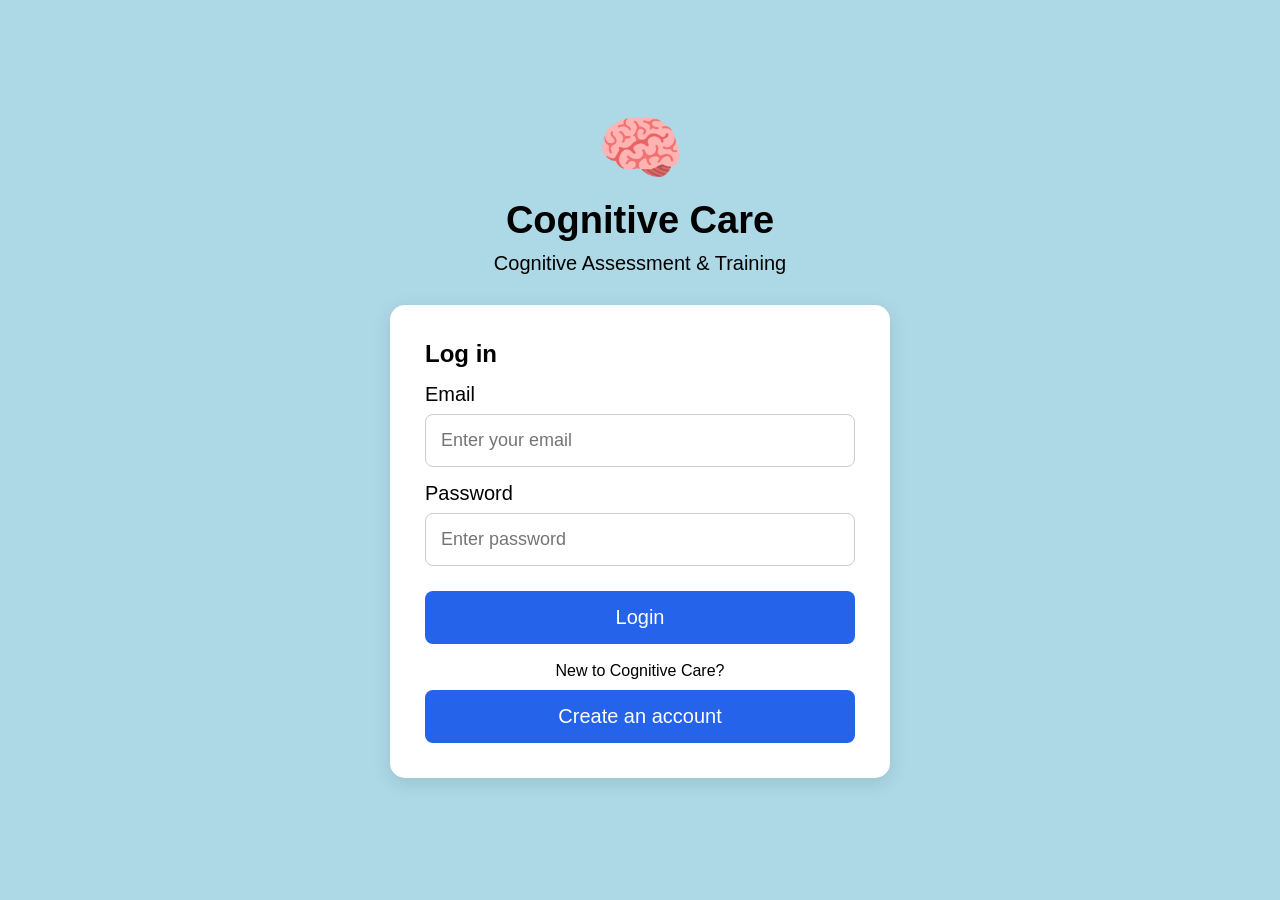
<file: Cognitive care prototype/index.html>
<!DOCTYPE html>
<html lang="en">
<head>
  <meta charset="UTF-8">
  <meta name="viewport" content="width=device-width, initial-scale=1.0">
  <title>Cognitive Care - Login</title>
  <link rel="stylesheet" href="./CSS/style.css">
  <style>
    .auth-switch { margin-top: 18px; text-align: center; }
    .auth-switch button { margin-top: 10px; }
    .auth-note { margin-top: 10px; color: #52617b; line-height: 1.4; }
    .login-container { padding: 22px 0; }
    .login-box[hidden] { display: none !important; }
    #aptitude-panel { max-width: 720px; text-align: left; }
    .aptitude-grid { display: grid; grid-template-columns: repeat(2, minmax(0, 1fr)); gap: 12px; margin: 18px 0; }
    .aptitude-choice { padding: 13px; border-radius: 10px; background: #f3f6fb; }
    .aptitude-choice label { display: block; margin-bottom: 7px; font-weight: 700; }
    .aptitude-choice select { width: 100%; padding: 10px; border: 1px solid #cbd5e1; border-radius: 7px; }
    @media (max-width: 600px) { .aptitude-grid { grid-template-columns: 1fr; } }
  </style>
</head>
<body>
  <main class="login-container">
    <div class="logo" aria-hidden="true">🧠</div>
    <h1>Cognitive Care</h1>
    <p class="subtitle">Cognitive Assessment &amp; Training</p>

    <section id="login-panel" class="login-box">
      <h2>Log in</h2>
      <label for="username">Email</label>
      <input type="email" id="username" placeholder="Enter your email" autocomplete="email" required>
      <label for="password">Password</label>
      <input type="password" id="password" placeholder="Enter password" autocomplete="current-password" required>
      <button type="button" onclick="login()">Login</button>
      <p class="auth-switch">New to Cognitive Care?<br>
        <button type="button" onclick="showAuthPanel('register')">Create an account</button>
      </p>
    </section>

    <section id="register-panel" class="login-box" hidden>
      <h2>Create your account</h2>
      <p class="auth-note">Your age helps choose a starting difficulty for each game.</p>
      <label for="register-email">Email</label>
      <input type="email" id="register-email" placeholder="Enter your email" autocomplete="email" required>
      <label for="register-password">Password</label>
      <input type="password" id="register-password" placeholder="At least 8 characters" autocomplete="new-password" minlength="8" required>
      <label for="register-age">Age</label>
      <input type="number" id="register-age" min="1" max="120" step="1" placeholder="Enter your age" required>
      <button type="button" onclick="registerAccount()">Register</button>
      <p class="auth-switch">Already have an account?<br>
        <button type="button" onclick="showAuthPanel('login')">Back to login</button>
      </p>
    </section>

    <section id="age-panel" class="login-box" hidden>
      <h2>Enter your age</h2>
      <p class="auth-note">We use your age to choose your starting game difficulty.</p>
      <label for="login-age">Age</label>
      <input type="number" id="login-age" min="1" max="120" step="1" placeholder="Enter your age" required>
      <button type="button" onclick="saveMissingAge()">Save age and continue</button>
    </section>

    <section id="aptitude-panel" class="login-box" hidden>
      <h2>Choose your starting levels</h2>
      <p class="auth-note">Pick a comfortable starting difficulty for each area. These are preferences, not a test.</p>
      <div class="aptitude-grid">
        <div class="aptitude-choice"><label for="apt-memory">Memory</label><select id="apt-memory"><option value="easy">Easy</option><option value="medium">Medium</option><option value="hard">Hard</option></select></div>
        <div class="aptitude-choice"><label for="apt-working-memory">Working memory</label><select id="apt-working-memory"><option value="easy">Easy</option><option value="medium">Medium</option><option value="hard">Hard</option></select></div>
        <div class="aptitude-choice"><label for="apt-pattern">Pattern recognition</label><select id="apt-pattern"><option value="easy">Easy</option><option value="medium">Medium</option><option value="hard">Hard</option></select></div>
        <div class="aptitude-choice"><label for="apt-attention">Attention</label><select id="apt-attention"><option value="easy">Easy</option><option value="medium">Medium</option><option value="hard">Hard</option></select></div>
        <div class="aptitude-choice"><label for="apt-speed">Processing speed</label><select id="apt-speed"><option value="easy">Easy</option><option value="medium">Medium</option><option value="hard">Hard</option></select></div>
      </div>
      <button type="button" onclick="saveAptitudeLevels()">Save levels and continue</button>
    </section>

    <p id="message" role="status" aria-live="polite"></p>
  </main>
  <script src="JS/app.js"></script>
</body>
</html>
</file>
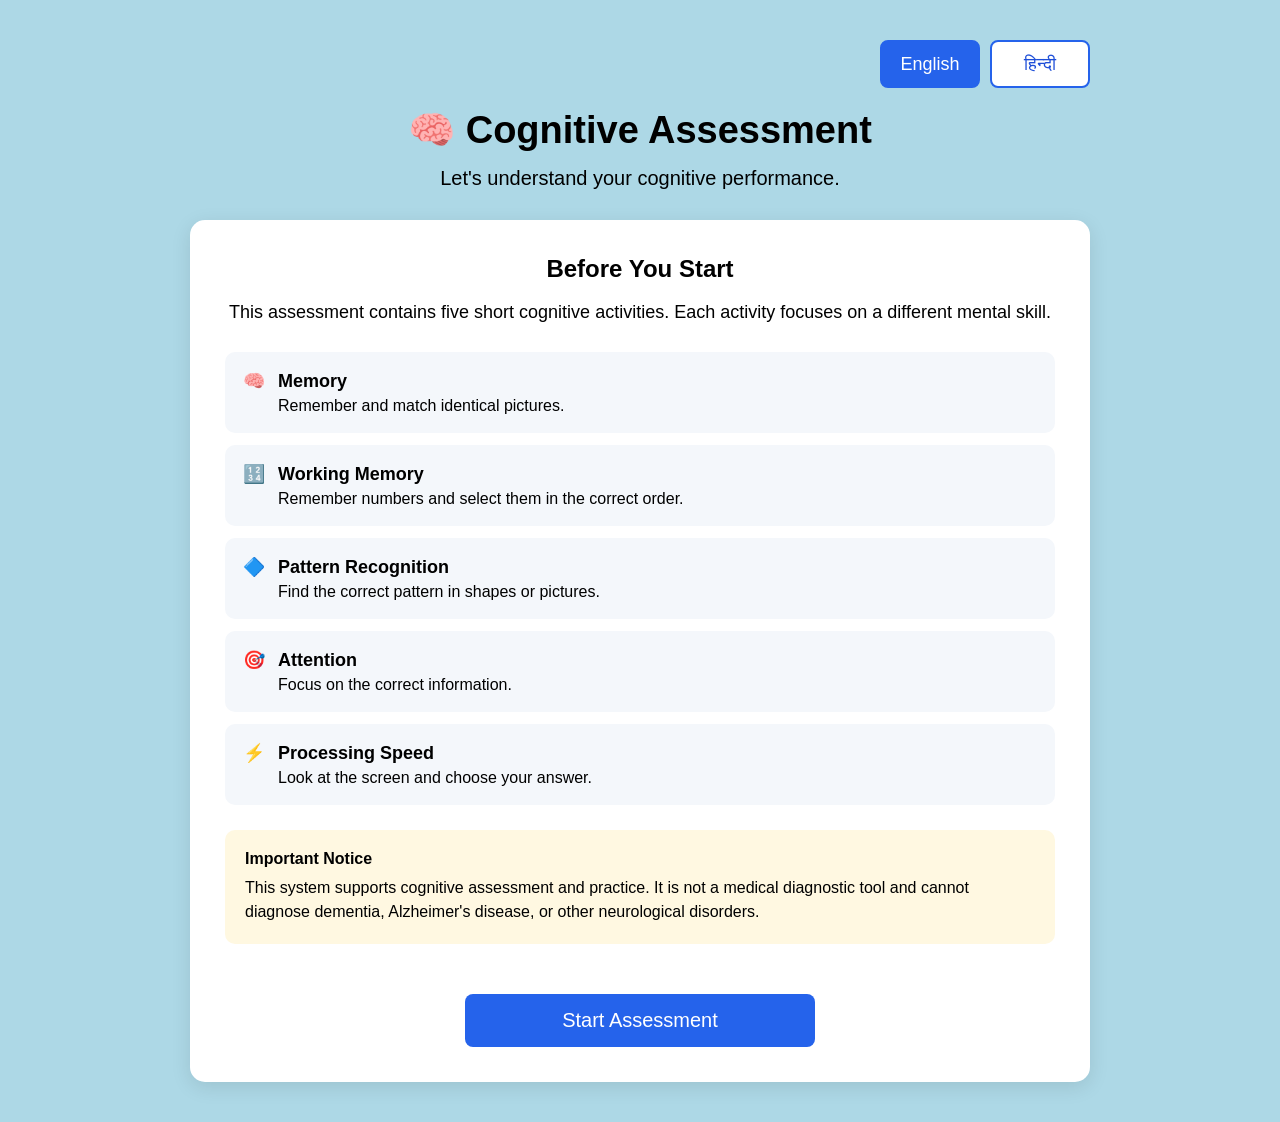
<file: Cognitive care prototype/assessment.html>
<!DOCTYPE html>
<html lang="en">

<head>
    <meta charset="UTF-8">
    <meta name="viewport" content="width=device-width, initial-scale=1.0">

    <title>Cognitive Assessment</title>

    <link rel="stylesheet" href="CSS/style.css">
</head>

<body>

    <div class="assessment-container">

        <div class="language-switch">
            <button type="button" id="englishBtn"
                onclick="setLanguage('en')">English</button>

            <button type="button" id="hindiBtn"
                onclick="setLanguage('hi')">हिन्दी</button>
        </div>

        <h1 data-en="🧠 Cognitive Assessment"
            data-hi="🧠 याददाश्त और ध्यान की क्षमता">
            🧠 Cognitive Assessment
        </h1>

        <p class="assessment-subtitle"
           data-en="Let's understand your cognitive performance."
           data-hi="आइए, याददाश्त और ध्यान देने की क्षमता को समझें।">
            Let's understand your cognitive performance.
        </p>

        <div class="assessment-card">

            <h2 data-en="Before You Start"
                data-hi="शुरू करने से पहले">
                Before You Start
            </h2>

            <p data-en="This assessment contains five short cognitive activities. Each activity focuses on a different mental skill."
               data-hi="इसमें पाँच छोटी गतिविधियाँ हैं। हर गतिविधि में याद रखने, ध्यान देने या सही जवाब चुनने का अभ्यास होगा।">
                This assessment contains five short cognitive activities.
                Each activity focuses on a different mental skill.
            </p>

            <div class="instructions">

                <div class="instruction-item">
                    🧠 <strong data-en="Memory"
                               data-hi="याददाश्त">Memory</strong>
                    <span data-en="Remember and match identical pictures."
                          data-hi="एक जैसी तस्वीरों को याद रखें और उनके जोड़े मिलाएँ।">
                        Remember and match identical pictures.
                    </span>
                </div>

                <div class="instruction-item">
                    🔢 <strong data-en="Working Memory"
                               data-hi="अंकों को याद रखना">Working Memory</strong>
                    <span data-en="Remember numbers and select them in the correct order."
                          data-hi="अंकों को याद रखें और सही क्रम में चुनें।">
                        Remember numbers and select them in the correct order.
                    </span>
                </div>

                <div class="instruction-item">
                    🔷 <strong data-en="Pattern Recognition"
                               data-hi="पैटर्न पहचानना">Pattern Recognition</strong>
                    <span data-en="Find the correct pattern in shapes or pictures."
                          data-hi="तस्वीरों और आकारों में सही पैटर्न पहचानें।">
                        Find the correct pattern in shapes or pictures.
                    </span>
                </div>

                <div class="instruction-item">
                    🎯 <strong data-en="Attention"
                               data-hi="ध्यान देना">Attention</strong>
                    <span data-en="Focus on the correct information."
                          data-hi="सही जानकारी पर ध्यान दें।">
                        Focus on the correct information.
                    </span>
                </div>

                <div class="instruction-item">
                    ⚡ <strong data-en="Processing Speed"
                               data-hi="देखकर जवाब देना">Processing Speed</strong>
                    <span data-en="Look at the screen and choose your answer."
                          data-hi="स्क्रीन पर देखकर जवाब दें।">
                        Look at the screen and choose your answer.
                    </span>
                </div>

            </div>

            <div class="important-note">

                <strong data-en="Important Notice"
                        data-hi="ज़रूरी सूचना">
                    Important Notice
                </strong>

                <p data-en="This system supports cognitive assessment and practice. It is not a medical diagnostic tool and cannot diagnose dementia, Alzheimer's disease, or other neurological disorders."
                   data-hi="यह सिस्टम याददाश्त और दूसरी मानसिक क्षमताओं के अभ्यास में मदद करता है। यह मेडिकल जाँच नहीं है और डिमेंशिया या अल्ज़ाइमर रोग का पता नहीं लगा सकता।">
                    This system supports cognitive assessment and practice.
                    It is not a medical diagnostic tool and cannot diagnose
                    dementia, Alzheimer's disease, or other neurological disorders.
                </p>

            </div>

            <button type="button" id="startBtn"
                    onclick="startGames()"
                    data-en="Start Assessment"
                    data-hi="अभ्यास शुरू करें">
                Start Assessment
            </button>

        </div>

    </div>

    <script src="JS/app.js"></script>

    <script>
        function startGames() {
            window.location.href = "games.html";
        }

        function setLanguage(language) {

            document.documentElement.lang =
                language === "hi" ? "hi" : "en";

            document.querySelectorAll("[data-en][data-hi]")
                .forEach(function(element) {
                    element.textContent =
                        element.getAttribute("data-" + language);
                });

            document.getElementById("englishBtn").classList.toggle(
                "active-language", language === "en"
            );

            document.getElementById("hindiBtn").classList.toggle(
                "active-language", language === "hi"
            );

            localStorage.setItem("preferredLanguage", language);
        }

        const savedLanguage =
            localStorage.getItem("preferredLanguage") || "en";

        setLanguage(savedLanguage);
    </script>

</body>
</html>
</file>
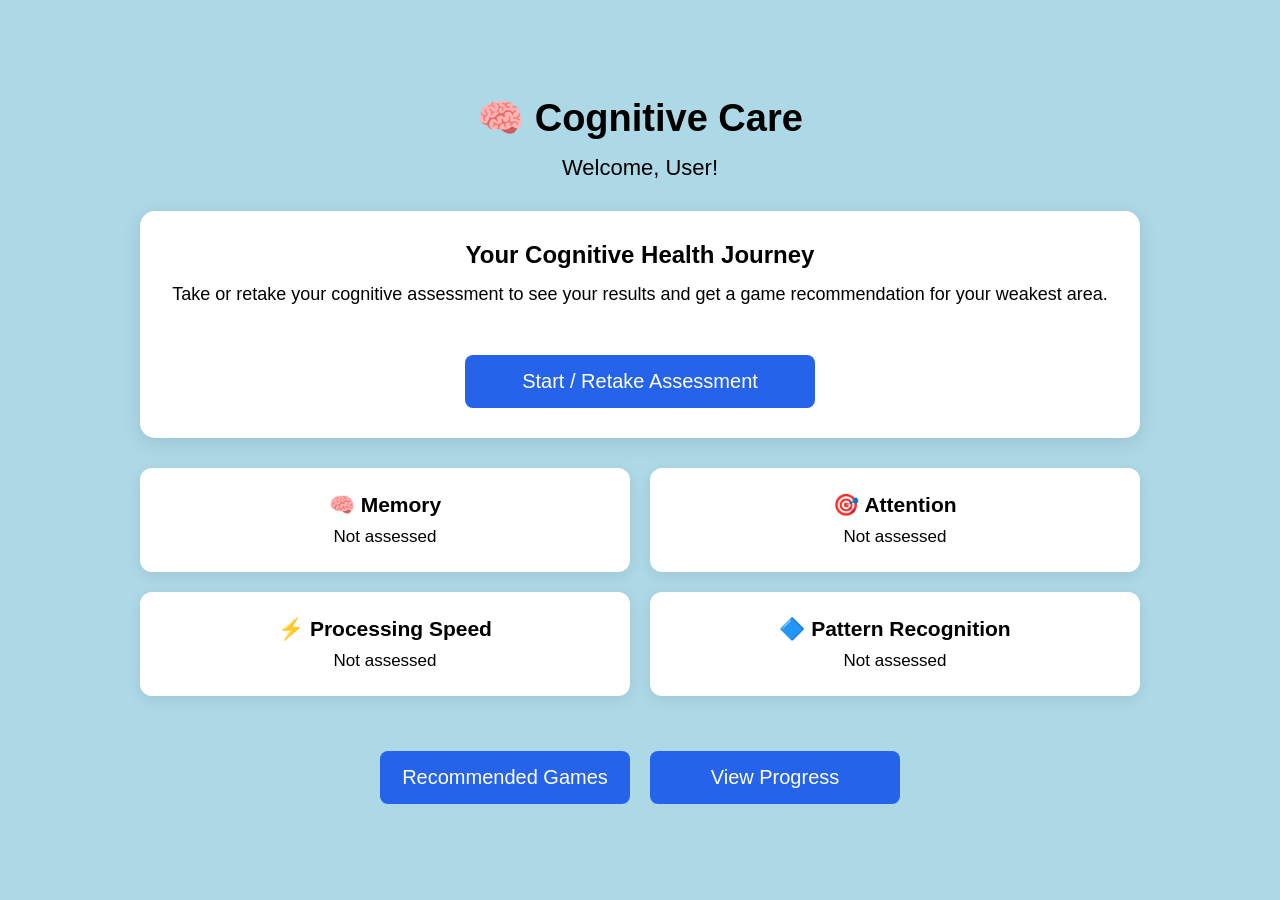
<file: Cognitive care prototype/dashboard.html>
<!DOCTYPE html>
<html lang="en">

<head>
    <meta charset="UTF-8">
    <meta name="viewport" content="width=device-width, initial-scale=1.0">

    <title>Cognitive Care - Dashboard</title>

    <link rel="stylesheet" href="CSS/style.css">
</head>

<body>

    <div class="dashboard-container">

        <h1>🧠 Cognitive Care</h1>

        <p class="welcome">
            Welcome, <span id="userName">User</span>!
        </p>

        <div class="dashboard-card">

            <h2>Your Cognitive Health Journey</h2>

            <p>
                Take or retake your cognitive assessment to see your results and get a game recommendation for your weakest area.
            </p>

            <button onclick="startAssessment()">
                Start / Retake Assessment
            </button>

        </div>


        <div class="domain-container">

            <div class="domain-card">
                <h3>🧠 Memory</h3>
                <p>Not assessed</p>
            </div>

            <div class="domain-card">
                <h3>🎯 Attention</h3>
                <p>Not assessed</p>
            </div>

            <div class="domain-card">
                <h3>⚡ Processing Speed</h3>
                <p>Not assessed</p>
            </div>

            <div class="domain-card">
                <h3>🔷 Pattern Recognition</h3>
                <p>Not assessed</p>
            </div>

        </div>


        <div class="menu-container">

            <button onclick="openPage('games.html')">
                Recommended Games
            </button>

            <button onclick="openPage('progress.html')">
                View Progress
            </button>

        </div>

    </div>


    <script src="JS/app.js"></script>
<script>
  function openPage(page) {
    window.location.href = page;
  }

  function startAssessment() {
    window.location.href = "initial-assessment.html";
  }
</script>
</body>
</html>
</file>
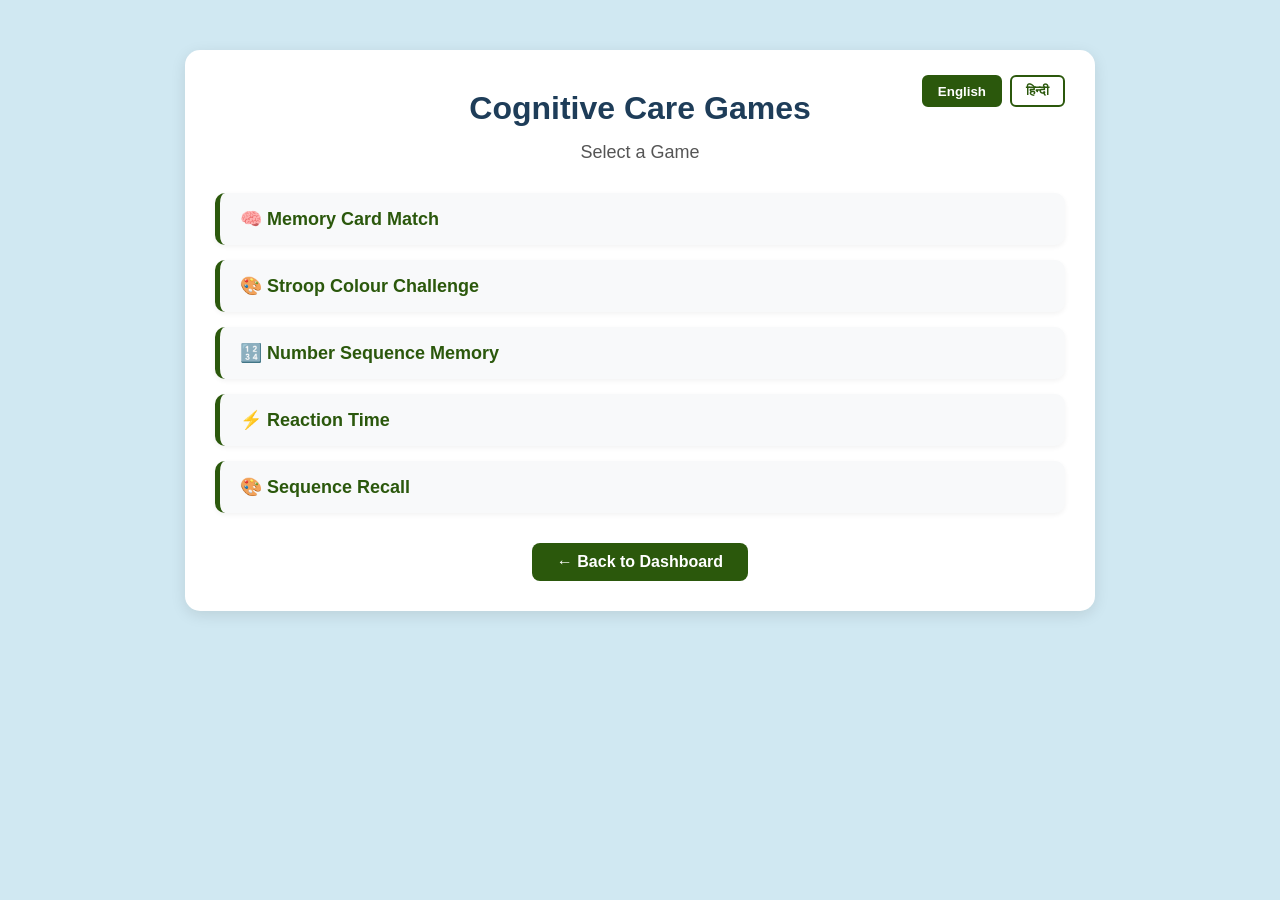
<file: Cognitive care prototype/games.html>
<!DOCTYPE html>
<html lang="en">
<head>
  <meta charset="UTF-8">
  <meta name="viewport" content="width=device-width, initial-scale=1.0">
  <title>Cognitive Care - Games</title>

  <style>
    body {
      font-family: "Segoe UI", Tahoma, Geneva, Verdana, sans-serif;
      background-color: #d0e8f2;
      margin: 0;
      padding: 20px;
      color: #333;
    }

    .container {
      max-width: 850px;
      margin: 30px auto;
      padding: 30px;
      border-radius: 15px;
      background: white;
      box-shadow: 0 4px 15px rgba(0, 0, 0, 0.1);
      position: relative;
    }

    .lang-switch {
      position: absolute;
      top: 25px;
      right: 30px;
      display: flex;
      gap: 8px;
    }

    .lang-btn {
      padding: 6px 14px;
      border: 2px solid #2b580c;
      border-radius: 6px;
      background: white;
      color: #2b580c;
      font-weight: bold;
      cursor: pointer;
      transition: 0.2s;
    }

    .lang-btn.active,
    .lang-btn:hover {
      background: #2b580c;
      color: white;
    }

    h1 {
      margin: 10px 0 5px;
      color: #1e3d59;
      text-align: center;
    }

    h2 {
      margin-bottom: 30px;
      color: #555;
      font-size: 18px;
      font-weight: 500;
      text-align: center;
    }

    .games-list {
      display: grid;
      grid-template-columns: 1fr;
      gap: 15px;
      margin-bottom: 30px;
      padding: 0;
      list-style: none;
    }

    .game-card-item {
      padding: 15px 20px;
      border-left: 5px solid #2b580c;
      border-radius: 10px;
      background: #f8f9fa;
      box-shadow: 0 2px 5px rgba(0, 0, 0, 0.05);
      transition: 0.3s;
    }

    .game-card-item:hover {
      transform: translateY(-3px);
      background: #eef5fc;
    }

    .game-card-item a {
      display: block;
      color: #2b580c;
      font-size: 18px;
      font-weight: bold;
      text-decoration: none;
    }

    .back-container { text-align: center; }

    .back-btn {
      display: inline-block;
      padding: 10px 25px;
      border-radius: 8px;
      background: #2b580c;
      color: white;
      font-weight: bold;
      text-decoration: none;
      transition: 0.2s;
    }

    .back-btn:hover { background: #1e3d59; }

    @media (max-width: 600px) {
      .container { margin: 10px auto; padding: 24px 16px; }
      .lang-switch { top: 14px; right: 14px; }
      h1 { margin-top: 55px; }
    }
  </style>
</head>

<body>
  <main class="container">
    <div class="lang-switch">
      <button
        id="btn-en"
        class="lang-btn active"
        type="button"
        onclick="setLanguage('en')"
      >
        English
      </button>

      <button
        id="btn-hi"
        class="lang-btn"
        type="button"
        onclick="setLanguage('hi')"
      >
        हिन्दी
      </button>
    </div>

    <h1 id="page-title">Cognitive Care Games</h1>
    <h2 id="page-subtitle">Select a Game</h2>

    <ul class="games-list">
      <li class="game-card-item">
        <a href="games/memory.html" id="game-1">🧠 Memory Card Match</a>
      </li>

      <li class="game-card-item">
        <a href="games/stroop_game.html" id="game-2">🎨 Stroop Colour Challenge</a>
      </li>

      <li class="game-card-item">
        <a href="games/number_sequence.html" id="game-3">🔢 Number Sequence Memory</a>
      </li>

      <li class="game-card-item">
        <a href="games/reaction_time.html" id="game-4">⚡ Reaction Time</a>
      </li>

      <li class="game-card-item">
        <a href="games/sequence.html" id="game-5">🎨 Sequence Recall</a>
      </li>
    </ul>

    <div class="back-container">
      <a href="dashboard.html" id="back-link" class="back-btn">
        ← Back to Dashboard
      </a>
    </div>
  </main>

  <script>
    function setLanguage(lang) {
      const isHindi = lang === "hi";

      document.getElementById("btn-en").classList.toggle("active", !isHindi);
      document.getElementById("btn-hi").classList.toggle("active", isHindi);

      document.getElementById("page-title").textContent = isHindi
        ? "कॉग्निटिव केयर गेम्स"
        : "Cognitive Care Games";

      document.getElementById("page-subtitle").textContent = isHindi
        ? "एक खेल चुनें"
        : "Select a Game";

      document.getElementById("game-1").textContent = isHindi
        ? "🧠 मेमोरी कार्ड मिलान"
        : "🧠 Memory Card Match";

      document.getElementById("game-2").textContent = isHindi
        ? "🎨 स्ट्रूप रंग चुनौती"
        : "🎨 Stroop Colour Challenge";

      document.getElementById("game-3").textContent = isHindi
        ? "🔢 नंबर अनुक्रम स्मृति"
        : "🔢 Number Sequence Memory";

      document.getElementById("game-4").textContent = isHindi
        ? "⚡ प्रतिक्रिया समय"
        : "⚡ Reaction Time";

      document.getElementById("game-5").textContent = isHindi
        ? "🎨 अनुक्रम स्मरण"
        : "🎨 Sequence Recall";

      document.getElementById("back-link").textContent = isHindi
        ? "← डैशबोर्ड पर वापस जाएं"
        : "← Back to Dashboard";
    }
  </script>
</body>
</html>
</file>
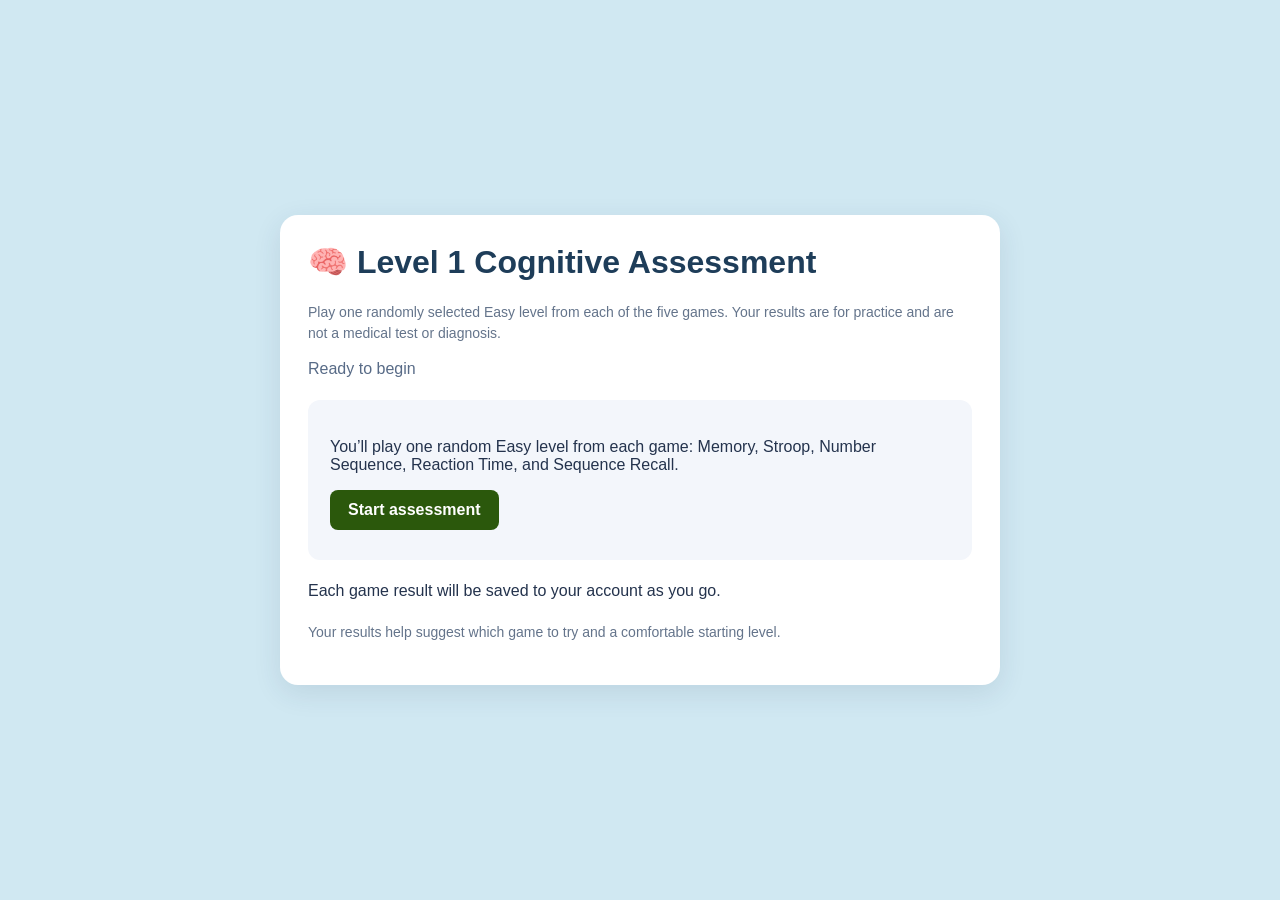
<file: Cognitive care prototype/initial-assessment.html>
<!DOCTYPE html>
<html lang="en">
<head>
  <meta charset="UTF-8"><meta name="viewport" content="width=device-width, initial-scale=1.0">
  <title>Level 1 Cognitive Assessment</title>
  <style>
    *{box-sizing:border-box}body{margin:0;min-height:100vh;display:grid;place-items:center;padding:20px;background:#d0e8f2;color:#24334d;font-family:"Segoe UI",Arial,sans-serif}.panel{width:min(100%,720px);padding:28px;border-radius:18px;background:#fff;box-shadow:0 8px 28px #263b581c}h1{margin-top:0;color:#1e3d59}#progress{color:#586b87}.task{margin:22px 0;padding:22px;border-radius:12px;background:#f3f6fb;min-height:160px}.options{display:flex;flex-wrap:wrap;gap:10px;margin-top:18px}.options button,.action{padding:11px 18px;border:0;border-radius:8px;background:#2b580c;color:#fff;font:inherit;font-weight:700;cursor:pointer}.options button:hover,.action:hover{background:#1e3d59}input{padding:11px;border:1px solid #bbc8d9;border-radius:7px;font:inherit}.note{font-size:14px;color:#64748b;line-height:1.5}#message{min-height:24px}
  </style>
</head>
<body>
  <main class="panel">
    <h1>🧠 Level 1 Cognitive Assessment</h1>
    <p class="note">Play one randomly selected Easy level from each of the five games. Your results are for practice and are not a medical test or diagnosis.</p>
    <p id="progress">Ready to begin</p>
    <section id="task" class="task" aria-live="polite"></section>
    <p id="message" role="status" aria-live="polite"></p>
    <p class="note">Your results help suggest which game to try and a comfortable starting level.</p>
  </main>
  <script>
    const API_BASE_URL = "http://127.0.0.1:8000";
    const taskEl=document.getElementById("task"), progressEl=document.getElementById("progress"), messageEl=document.getElementById("message");
    function showAssessmentStart(){
      progressEl.textContent="Ready to begin";
      taskEl.replaceChildren();
      const text=document.createElement("p");
      text.textContent="You’ll play one random Easy level from each game: Memory, Stroop, Number Sequence, Reaction Time, and Sequence Recall.";
      taskEl.appendChild(text);
      messageEl.textContent="Each game result will be saved to your account as you go.";
      const button=document.createElement("button");
      button.className="action";button.type="button";button.textContent="Start assessment";
      button.onclick=startGameAssessment;taskEl.appendChild(button);
    }
    function showGameAssessmentResume(run){
      progressEl.textContent=`Game ${run.index+1} of ${run.games.length}`;
      taskEl.replaceChildren();
      const text=document.createElement("p");
      const currentGame=run.games[run.index];
      const name=currentGame.file.replace(".html","").replaceAll("_"," ");
      text.textContent=`Your assessment is in progress. Continue with ${name}, Easy mode, level ${currentGame.level}.`;
      taskEl.appendChild(text);
      messageEl.textContent="Your completed results are kept while you continue.";
      const button=document.createElement("button");
      button.className="action";button.type="button";button.textContent="Continue assessment";
      button.onclick=()=>launchAssessmentGame(run.games[run.index]);taskEl.appendChild(button);
    }
    const ASSESSMENT_GAMES = [
      {key:"memory_card", file:"memory.html", easyLevels:10},
      {key:"stroop_test", file:"stroop_game.html", easyLevels:10},
      {key:"number_sequence", file:"number_sequence.html", easyLevels:10},
      {key:"reaction_time", file:"reaction_time.html", easyLevels:5},
      {key:"sequence_recall", file:"sequence.html", easyLevels:10}
    ];
    async function loadPreviousGameResults(){
      const token=localStorage.getItem("access_token");
      if(!token)return [];
      try{
        const response=await fetch(`${API_BASE_URL}/results/me`,{headers:{Authorization:`Bearer ${token}`}});
        if(!response.ok)return [];
        const data=await response.json();
        return Array.isArray(data.results)?data.results:[];
      }catch(error){
        console.warn("Could not load prior game results for the assessment report:",error);
        return [];
      }
    }
    function loadAssessmentPreferences(){
      try{return JSON.parse(localStorage.getItem("aptitude_levels")||"{}");}catch{return {};}
    }
    async function startGameAssessment(){
      progressEl.textContent="Preparing your assessment…";
      messageEl.textContent="Loading your recent results and preparing the game levels.";
      const games=ASSESSMENT_GAMES.map(game=>({
        ...game,
        level:1+Math.floor(Math.random()*game.easyLevels)
      }));
      for(let i=games.length-1;i>0;i--){const j=Math.floor(Math.random()*(i+1));[games[i],games[j]]=[games[j],games[i]];}
      const previousResults=await loadPreviousGameResults();
      const preferences=loadAssessmentPreferences();
      sessionStorage.removeItem("neurocare_assessment_report");
      sessionStorage.setItem("neurocare_assessment_game_run",JSON.stringify({games,index:0,gameScores:{},previousResults,preferences}));
      launchAssessmentGame(games[0]);
    }
    function launchAssessmentGame(game){
      window.location.href=`games/${game.file}?assessment=1&mode=easy&level=${game.level}`;
    }
    function showAssessmentReport(report){
      progressEl.textContent="Assessment report";
      taskEl.replaceChildren();
      const heading=document.createElement("h2");
      heading.textContent="Your Cognitive Assessment Report";
      taskEl.appendChild(heading);
      const intro=document.createElement("p");
      intro.textContent="This practice report summarizes your results from one Easy level in each project game. It is not a medical diagnosis.";
      taskEl.appendChild(intro);

      const gameLabels={
        memory_card:"Memory Card Match",
        stroop_test:"Stroop Colour Challenge",
        number_sequence:"Number Sequence Memory",
        reaction_time:"Reaction Time",
        sequence_recall:"Sequence Recall"
      };
      const scores=report.gameScores||{};
      const gameLevels=report.gameLevels||{};
      const values=Object.values(scores).map(Number).filter(Number.isFinite);
      const average=values.length?Math.round(values.reduce((sum,value)=>sum+value,0)/values.length):null;
      const previousResults=Array.isArray(report.previousResults)?report.previousResults:[];
      const preferences=report.preferences||{};
      const areas=[
        {key:"memory",title:"Memory",gameKey:"memory_card",gameTitle:"Memory Card Match",file:"memory.html"},
        {key:"working_memory",title:"Working Memory",gameKey:"number_sequence",gameTitle:"Number Sequence Memory",file:"number_sequence.html"},
        {key:"pattern_recognition",title:"Pattern Recognition",gameKey:"sequence_recall",gameTitle:"Sequence Recall",file:"sequence.html"},
        {key:"attention",title:"Attention",gameKey:"stroop_test",gameTitle:"Stroop Colour Challenge",file:"stroop_game.html"},
        {key:"processing_speed",title:"Processing Speed",gameKey:"reaction_time",gameTitle:"Reaction Time",file:"reaction_time.html"}
      ];
      const areaResults=areas.map(area=>{
        const gameScore=Number(scores[area.gameKey]);
        return {...area,score:Number.isFinite(gameScore)?Math.round(gameScore):null};
      }).filter(area=>area.score!==null);
      const weakest=areaResults.reduce((low,area)=>!low||area.score<low.score?area:low,null);
      const summary=document.createElement("p");
      summary.innerHTML=`<strong>Average game accuracy:</strong> ${average===null?"Not available":`${average}%`} &nbsp; · &nbsp; <strong>Games recorded:</strong> ${values.length} / 5`;
      taskEl.appendChild(summary);

      const gameTitle=document.createElement("h3");
      gameTitle.textContent="Game level results";
      taskEl.appendChild(gameTitle);
      const gameList=document.createElement("ul");
      gameList.style.cssText="padding-left:22px;line-height:1.9";
      Object.entries(gameLabels).forEach(([key,label])=>{
        const item=document.createElement("li");
        const score=Number(scores[key]);
        const level=Number(gameLevels[key]);
        item.textContent=`${label}: ${Number.isFinite(score)?`${Math.round(score)}%`:"No score recorded"}${Number.isInteger(level)?` · Easy level ${level}`:""}`;
        gameList.appendChild(item);
      });
      taskEl.appendChild(gameList);

      if(weakest){
        const recommendation=document.createElement("div");
        recommendation.style.cssText="margin:18px 0;padding:16px;border:1px solid #f1d38a;border-radius:12px;background:#fff8e7";
        const recommendationTitle=document.createElement("h3");
        recommendationTitle.textContent="Recommended game for your lowest-scoring area";
        recommendation.appendChild(recommendationTitle);
        const recommendationText=document.createElement("p");
        const prior=previousResults
          .filter(result=>result.game_name===weakest.gameKey&&(!result.mode||result.mode==="easy")&&Number.isFinite(Number(result.accuracy)))
          .sort((a,b)=>Number(b.id||0)-Number(a.id||0))
          .slice(0,3);
        let reason=`${weakest.title} was your lowest-scoring area in this assessment (${weakest.score}%). Practicing ${weakest.gameTitle} targets that area.`;
        if(prior.length){
          const priorAverage=Math.round(prior.reduce((sum,result)=>sum+Number(result.accuracy),0)/prior.length);
          const change=weakest.score-priorAverage;
          const trend=change>=5?`up ${change} points`:change<=-5?`down ${Math.abs(change)} points`:"about the same";
          reason+=` Your last ${prior.length} Easy play(s) of this game averaged ${priorAverage}%; this assessment is ${trend} compared with that average.`;
        }else{
          reason+=" There are no earlier Easy-mode results for this game yet, so this assessment provides your first comparison point.";
        }
        const preferredMode=preferences[weakest.key];
        if(["easy","medium","hard"].includes(preferredMode)){
          reason+=` Your saved starting preference for ${weakest.title} is ${preferredMode}.`;
        }
        recommendationText.textContent=reason;
        recommendation.appendChild(recommendationText);
        const playButton=document.createElement("button");
        playButton.className="action";
        playButton.type="button";
        playButton.textContent=`Play ${weakest.gameTitle}`;
        playButton.onclick=()=>{
          sessionStorage.removeItem("neurocare_assessment_report");
          window.location.href=`games/${weakest.file}`;
        };
        recommendation.appendChild(playButton);
        taskEl.appendChild(recommendation);
      }

      const dashboardButton=document.createElement("button");
      dashboardButton.className="action";
      dashboardButton.type="button";
      dashboardButton.textContent="Go to Dashboard";
      dashboardButton.onclick=()=>{
        sessionStorage.removeItem("neurocare_assessment_report");
        sessionStorage.removeItem("neurocare_initial_assessment_ready");
        window.location.href="dashboard.html";
      };
      taskEl.appendChild(dashboardButton);
      messageEl.textContent="This report will stay here until you choose Go to Dashboard.";
    }

    function completeGameAssessmentRound(){
      let run;
      try{run=JSON.parse(sessionStorage.getItem("neurocare_assessment_game_run")||"null");}catch{}
      if(!run||!Array.isArray(run.games)||!Number.isInteger(run.index)){
        progressEl.textContent="Assessment session not found";
        taskEl.textContent="Please start the assessment again from the login page.";
        return;
      }
      run.index++;
      if(run.index<run.games.length){
        sessionStorage.setItem("neurocare_assessment_game_run",JSON.stringify(run));
        progressEl.textContent=`Game ${run.index+1} of ${run.games.length}`;
        taskEl.textContent=`Your result is saved. Next game: ${run.games[run.index].file.replace(".html","").replaceAll("_"," ")}.`;
        messageEl.textContent="Starting the next game…";
        setTimeout(()=>launchAssessmentGame(run.games[run.index]),900);
        return;
      }
      sessionStorage.removeItem("neurocare_assessment_game_run");
      const gameLevels=Object.fromEntries(run.games.map(game=>[game.key,game.level]));
      const report={
        gameScores:run.gameScores||{},
        gameLevels,
        previousResults:run.previousResults||[],
        preferences:run.preferences||{},
        completedAt:new Date().toISOString()
      };
      sessionStorage.setItem("neurocare_assessment_report",JSON.stringify(report));
      const accountEmail=(localStorage.getItem("username")||"").trim().toLowerCase();
      if(accountEmail){localStorage.setItem(`game_assessment_complete:${accountEmail}`,"true");}
      localStorage.setItem("initial_assessment_complete","true");
      showAssessmentReport(report);
    }
    const params=new URLSearchParams(window.location.search);
    let savedReport=null;
    try{savedReport=JSON.parse(sessionStorage.getItem("neurocare_assessment_report")||"null");}catch{}
    let savedGameRun=null;
    try{savedGameRun=JSON.parse(sessionStorage.getItem("neurocare_assessment_game_run")||"null");}catch{}
    if(savedReport){
      showAssessmentReport(savedReport);
    } else if(params.has("assessmentRoundDone")){
      completeGameAssessmentRound();
    } else if(savedGameRun&&Array.isArray(savedGameRun.games)&&Number.isInteger(savedGameRun.index)&&savedGameRun.index<savedGameRun.games.length){
      showGameAssessmentResume(savedGameRun);
    } else {
      sessionStorage.removeItem("neurocare_assessment_game_run");
      showAssessmentStart();
    }
  </script>
</body>
</html>
</file>
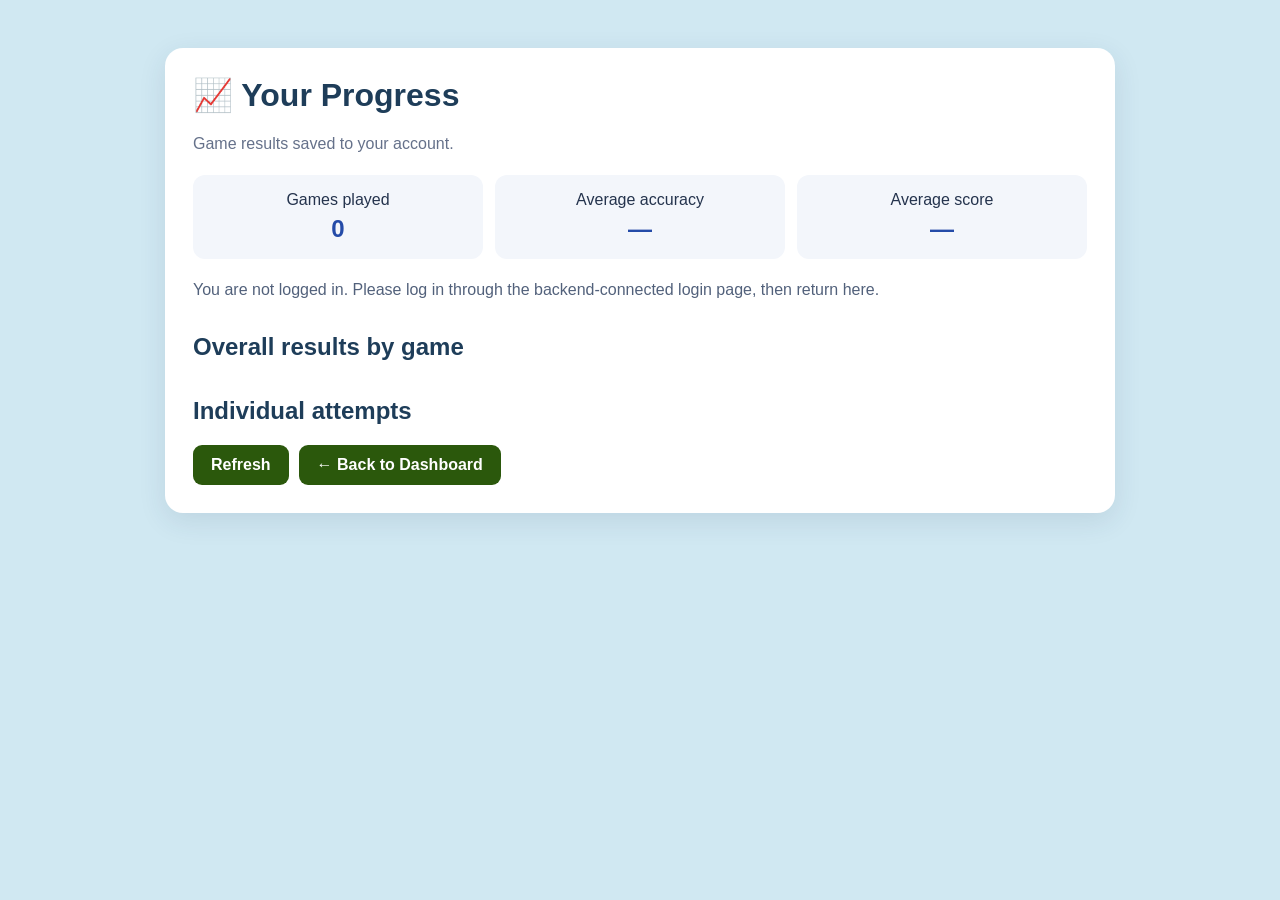
<file: Cognitive care prototype/progress.html>
<!DOCTYPE html>
<html lang="en">
<head>
  <meta charset="UTF-8">
  <meta name="viewport" content="width=device-width, initial-scale=1.0">
  <title>Cognitive Care - Progress</title>

  <style>
    * { box-sizing: border-box; }

    body {
      margin: 0;
      min-height: 100vh;
      padding: 24px;
      background: #d0e8f2;
      color: #24334d;
      font-family: "Segoe UI", Arial, sans-serif;
    }

    main {
      width: min(100%, 950px);
      margin: 24px auto;
      padding: 28px;
      border-radius: 18px;
      background: white;
      box-shadow: 0 8px 28px #263b581c;
    }

    h1 { margin-top: 0; color: #1e3d59; }
    .muted { color: #65718a; }

    .summary {
      display: grid;
      grid-template-columns: repeat(3, 1fr);
      gap: 12px;
      margin: 22px 0;
    }

    .card {
      padding: 16px;
      border-radius: 12px;
      background: #f3f6fb;
      text-align: center;
    }

    .card strong {
      display: block;
      margin-top: 6px;
      color: #244ba8;
      font-size: 24px;
    }

    #status {
      min-height: 24px;
      margin: 16px 0;
      color: #52617b;
    }

    .result {
      margin: 12px 0;
      padding: 16px;
      border: 1px solid #e0e6f0;
      border-radius: 12px;
      background: #fbfcff;
    }

    .result h3 { margin: 0 0 8px; text-transform: capitalize; }
    .result p { margin: 5px 0; }

    .section-title { margin: 28px 0 12px; color: #1e3d59; }
    .game-summaries {
      display: grid;
      grid-template-columns: repeat(2, minmax(0, 1fr));
      gap: 12px;
    }
    .game-summary {
      padding: 17px;
      border: 1px solid #dfe7f3;
      border-left: 5px solid #2b580c;
      border-radius: 12px;
      background: #fbfcff;
    }
    .game-summary h3 { margin: 0 0 12px; color: #1e3d59; }
    .game-summary p { margin: 7px 0; }
    .game-summary .recommendation { margin-top: 12px; padding: 10px 12px; border-radius: 9px; background: #eef5fc; color: #24416b; }
    .attempts { margin-top: 24px; }

    .actions {
      display: flex;
      flex-wrap: wrap;
      gap: 10px;
      margin-top: 20px;
    }

    a, button {
      display: inline-block;
      padding: 11px 18px;
      border: 0;
      border-radius: 9px;
      background: #2b580c;
      color: white;
      font: inherit;
      font-weight: 700;
      text-decoration: none;
      cursor: pointer;
    }

    button:hover, a:hover { background: #1e3d59; }

    @media (max-width: 600px) {
      body { padding: 12px; }
      main { margin: 8px auto; padding: 18px; }
      .summary { grid-template-columns: 1fr; }
      .game-summaries { grid-template-columns: 1fr; }
    }
  </style>
</head>

<body>
  <main>
    <h1>📈 Your Progress</h1>
    <p class="muted">Game results saved to your account.</p>

    <section class="summary">
      <div class="card">Games played<strong id="gamesPlayed">0</strong></div>
      <div class="card">Average accuracy<strong id="averageAccuracy">—</strong></div>
      <div class="card">Average score<strong id="averageScore">—</strong></div>
    </section>

    <p id="status" role="status" aria-live="polite">Loading your results…</p>
    <h2 class="section-title">Overall results by game</h2>
    <section id="gameSummaries" class="game-summaries"></section>
    <h2 class="section-title attempts">Individual attempts</h2>
    <section id="results"></section>

    <div class="actions">
      <button id="refreshButton" type="button">Refresh</button>
      <a href="dashboard.html">← Back to Dashboard</a>
    </div>
  </main>

  <script>
    const API_BASE_URL = "http://127.0.0.1:8000";

    const statusElement = document.getElementById("status");
    const resultsElement = document.getElementById("results");
    const gameSummariesElement = document.getElementById("gameSummaries");
    const summaryCards = new Map();

    function getAccessToken() {
      return (
        localStorage.getItem("access_token") ||
        localStorage.getItem("accessToken") ||
        localStorage.getItem("token")
      );
    }

    function readableGameName(name) {
      const names = {
        memory_card: "Memory Card Match",
        number_sequence: "Number Sequence Memory",
        sequence_recall: "Sequence Recall",
        sequence_memory: "Sequence Memory (older results)",
        stroop_test: "Stroop Colour Challenge",
        reaction_time: "Teddy Reaction Challenge",
        pattern_recognition: "Pattern Recognition"
      };
      if (names[name]) return names[name];
      return (name || "Game")
        .replaceAll("_", " ")
        .replace(/\b\w/g, letter => letter.toUpperCase());
    }

    function showResults(results) {
      resultsElement.replaceChildren();
      gameSummariesElement.replaceChildren();
      summaryCards.clear();

      document.getElementById("gamesPlayed").textContent = results.length;

      if (results.length === 0) {
        document.getElementById("averageAccuracy").textContent = "—";
        document.getElementById("averageScore").textContent = "—";
        gameSummariesElement.textContent = "No game results yet. Play a game to see its total and average results here.";
        statusElement.textContent = "No game results yet. Play a game to see your progress here.";
        return;
      }

      const averageAccuracy =
        results.reduce((sum, item) => sum + Number(item.accuracy || 0), 0) / results.length;

      const averageScore =
        results.reduce((sum, item) => sum + Number(item.score || 0), 0) / results.length;

      document.getElementById("averageAccuracy").textContent =
        `${Math.round(averageAccuracy)}%`;

      document.getElementById("averageScore").textContent =
        `${Math.round(averageScore)} / 100`;

      const games = new Map();
      const chronologicalResults = [...results].sort(
        (left, right) => Number(left.id || 0) - Number(right.id || 0)
      );
      chronologicalResults.forEach(item => {
        if (!games.has(item.game_name)) games.set(item.game_name, []);
        games.get(item.game_name).push(item);
      });

      games.forEach((attempts, gameName) => {
        const scores = attempts.map(item => Number(item.score) || 0);
        const accuracies = attempts.map(item => Number(item.accuracy) || 0);
        const totalScore = scores.reduce((sum, score) => sum + score, 0);
        const averageGameScore = totalScore / attempts.length;
        const averageGameAccuracy = accuracies.reduce((sum, value) => sum + value, 0) / attempts.length;
        const bestScore = Math.max(...scores);
        const latest = attempts[attempts.length - 1];
        let trendText = "Recent trend: not enough plays yet";
        if (attempts.length >= 2) {
          const recent = attempts.slice(-3);
          const previous = attempts.slice(-6, -3);
          const recentAverage = recent.reduce((sum, item) => sum + (Number(item.accuracy) || 0), 0) / recent.length;
          const previousAverage = previous.length
            ? previous.reduce((sum, item) => sum + (Number(item.accuracy) || 0), 0) / previous.length
            : Number(attempts[0].accuracy) || 0;
          const change = Math.round(recentAverage - previousAverage);
          trendText = previous.length
            ? `Recent accuracy trend: ${change > 0 ? "+" : ""}${change}% vs earlier plays`
            : `Recent accuracy trend: ${change > 0 ? "+" : ""}${change}% since your first play`;
        }

        const card = document.createElement("article");
        card.className = "game-summary";
        const title = document.createElement("h3");
        title.textContent = readableGameName(gameName);

        const stats = [
          `Games played: ${attempts.length}`,
          `Total score across all plays: ${Math.round(totalScore)}`,
          `Average score: ${Math.round(averageGameScore)} / 100`,
          `Average accuracy: ${Math.round(averageGameAccuracy)}%`,
          `Best score: ${Math.round(bestScore)} / 100`,
          trendText,
          latest.mode && latest.level
            ? `Latest play: ${latest.mode} mode · Level ${latest.level}`
            : "Latest play: level details unavailable"
        ];
        card.appendChild(title);
        card.dataset.gameName = gameName;
        stats.forEach(text => {
          const line = document.createElement("p");
          line.textContent = text;
          card.appendChild(line);
        });
        gameSummariesElement.appendChild(card);
        summaryCards.set(gameName, card);
      });

      [...chronologicalResults].reverse().forEach(item => {
        const card = document.createElement("article");
        card.className = "result";

        const title = document.createElement("h3");
        title.textContent = readableGameName(item.game_name);

        const score = document.createElement("p");
        score.textContent = `Score: ${item.score} / 100`;

        const accuracy = document.createElement("p");
        accuracy.textContent = `Accuracy: ${item.accuracy}%`;

        const time = document.createElement("p");
        time.textContent =
          `Completion time: ${Number(item.completion_time_seconds).toFixed(2)} seconds`;

        const errors = document.createElement("p");
        errors.textContent = `Errors: ${item.errors}`;

        const difficulty = document.createElement("p");
        difficulty.textContent = item.mode && item.level
          ? `Played: ${item.mode} mode · Level ${item.level}`
          : "Played before adaptive level tracking was added";

        card.append(title, score, accuracy, time, errors, difficulty);
        resultsElement.appendChild(card);
      });

      statusElement.textContent = `Showing ${results.length} saved game result(s).`;
    }

    async function loadGameRecommendations(results, token) {
      const gameNames = [...new Set(results.map(item => item.game_name).filter(Boolean))];
      await Promise.all(gameNames.map(async gameName => {
        const card = summaryCards.get(gameName);
        if (!card) return;

        const line = document.createElement("p");
        line.className = "recommendation";
        line.textContent = "Loading next-level suggestion…";
        card.appendChild(line);

        try {
          const response = await fetch(
            `${API_BASE_URL}/recommendation/level/${encodeURIComponent(gameName)}`,
            { headers: { "Authorization": `Bearer ${token}`, "Accept": "application/json" } }
          );
          if (!response.ok) throw new Error("Recommendation unavailable");
          const recommendation = await response.json();
          line.textContent = `Suggested next: ${recommendation.recommended_mode} mode · Level ${recommendation.recommended_level}. ${recommendation.reason}`;
        } catch (error) {
          line.textContent = "Next-level suggestion is unavailable right now.";
        }
      }));
    }

    async function loadProgress() {
      const token = getAccessToken();

      if (!token) {
        statusElement.textContent =
          "You are not logged in. Please log in through the backend-connected login page, then return here.";
        resultsElement.replaceChildren();
        return;
      }

      statusElement.textContent = "Loading your results…";

      try {
        const response = await fetch(`${API_BASE_URL}/results/me`, {
          method: "GET",
          headers: {
            "Accept": "application/json",
            "Authorization": `Bearer ${token}`
          }
        });

        if (response.status === 401) {
          throw new Error("Your login token is missing or expired. Log in again, then reopen Progress.");
        }

        if (!response.ok) {
          throw new Error(`Backend returned status ${response.status}.`);
        }

        const data = await response.json();
        const results = Array.isArray(data.results) ? data.results : [];
        showResults(results);
        await loadGameRecommendations(results, token);
      } catch (error) {
        console.error("Could not load progress:", error);
        statusElement.textContent =
          `${error.message} Make sure the backend is running at ${API_BASE_URL}.`;
        resultsElement.replaceChildren();
      }
    }

    document.getElementById("refreshButton").addEventListener("click", loadProgress);
    loadProgress();
  </script>
</body>
</html>
</file>
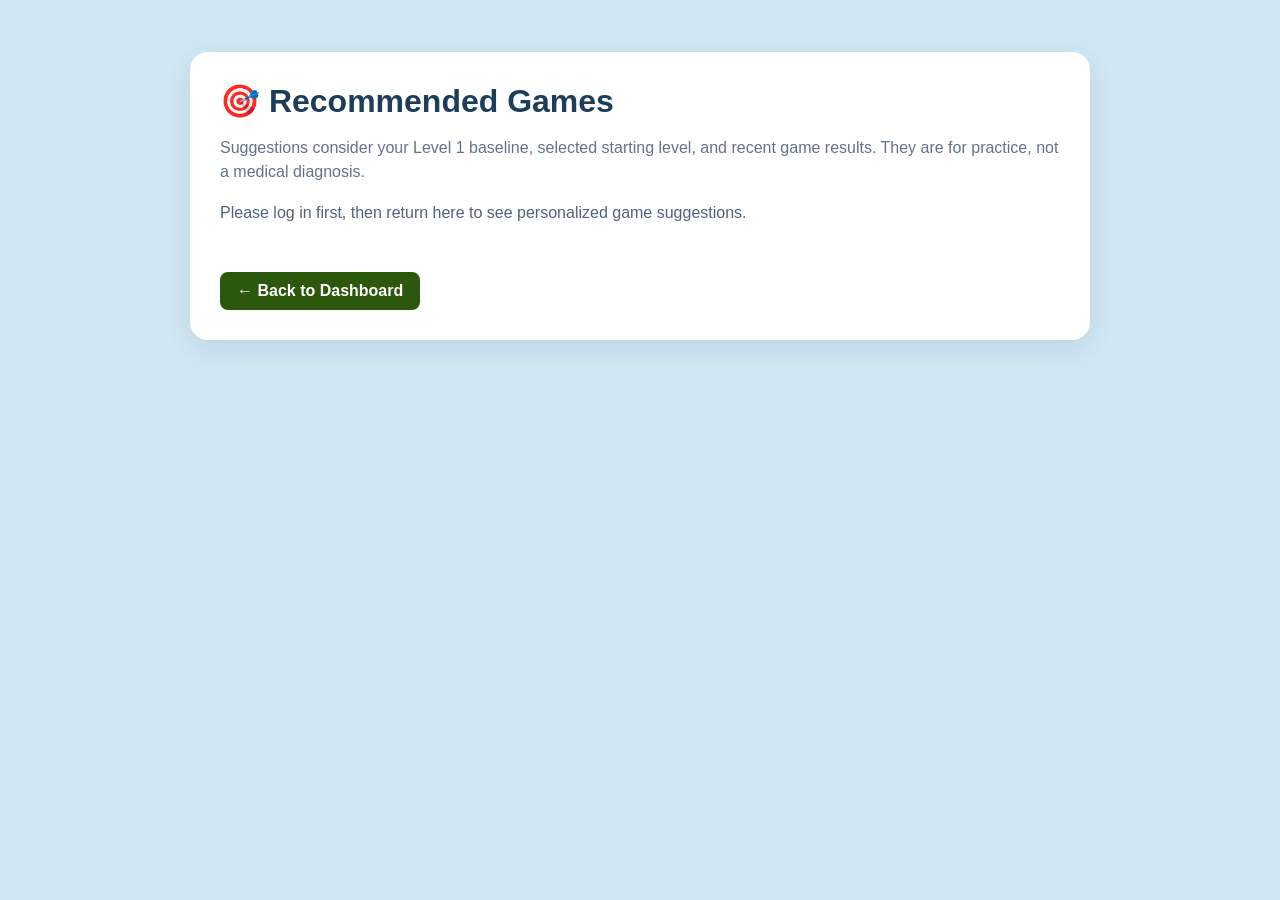
<file: Cognitive care prototype/recommendation.html>
<!DOCTYPE html>
<html lang="en">
<head>
  <meta charset="UTF-8">
  <meta name="viewport" content="width=device-width, initial-scale=1.0">
  <title>Cognitive Care - Recommended Games</title>
  <style>
    * { box-sizing: border-box; }
    body { margin: 0; min-height: 100vh; padding: 24px; background: #d0e8f2; color: #24334d; font-family: "Segoe UI", Arial, sans-serif; }
    main { width: min(100%, 900px); margin: 28px auto; padding: 30px; border-radius: 18px; background: white; box-shadow: 0 8px 28px #263b581c; }
    h1 { margin: 0 0 8px; color: #1e3d59; }
    .muted { color: #65718a; line-height: 1.5; }
    #status { min-height: 24px; margin: 20px 0; color: #52617b; }
    .recommendations { display: grid; gap: 14px; }
    .game-card { padding: 18px; border: 1px solid #dfe7f3; border-left: 5px solid #2b580c; border-radius: 12px; background: #fbfcff; }
    .game-card h2 { margin: 0 0 9px; color: #1e3d59; font-size: 20px; }
    .game-card p { margin: 8px 0 14px; line-height: 1.5; }
    .why { color: #52617b; }
    .stats { color: #38527a; font-size: 14px; }
    a { display: inline-block; padding: 10px 17px; border-radius: 8px; background: #2b580c; color: white; font-weight: 700; text-decoration: none; }
    a:hover { background: #1e3d59; }
    .actions { margin-top: 24px; }
    @media (max-width: 600px) { body { padding: 12px; } main { margin: 8px auto; padding: 20px; } }
  </style>
</head>
<body>
  <main>
    <h1>🎯 Recommended Games</h1>
    <p class="muted">Suggestions consider your Level 1 baseline, selected starting level, and recent game results. They are for practice, not a medical diagnosis.</p>
    <p id="status" role="status" aria-live="polite">Loading your recommendations…</p>
    <section id="recommendations" class="recommendations" aria-label="Personalized game suggestions"></section>
    <div class="actions"><a href="dashboard.html">← Back to Dashboard</a></div>
  </main>
  <script>
    const API_BASE_URL = "http://127.0.0.1:8000";
    const statusElement = document.getElementById("status");
    const listElement = document.getElementById("recommendations");

    async function loadRecommendations() {
      const token = localStorage.getItem("access_token") || localStorage.getItem("accessToken") || localStorage.getItem("token");
      if (!token) {
        statusElement.textContent = "Please log in first, then return here to see personalized game suggestions.";
        return;
      }

      try {
        const response = await fetch(`${API_BASE_URL}/recommendation/games`, {
          headers: { "Accept": "application/json", "Authorization": `Bearer ${token}` }
        });
        const data = await response.json();
        if (response.status === 401) throw new Error("Your login expired. Log in again, then reopen this page.");
        if (!response.ok) throw new Error(data.detail || `Backend returned status ${response.status}.`);

        const suggestions = Array.isArray(data.recommendations) ? data.recommendations : [];
        listElement.replaceChildren();
        if (!suggestions.length) {
          statusElement.textContent = "No game suggestions are available yet.";
          return;
        }

        suggestions.forEach((item, index) => {
          const card = document.createElement("article");
          card.className = "game-card";
          const title = document.createElement("h2");
          title.textContent = `${index + 1}. ${item.title}`;
          const reason = document.createElement("p");
          reason.className = "why";
          reason.textContent = item.reason;
          const stats = document.createElement("p");
          stats.className = "stats";
          const chosenLevel = item.preferred_mode ? `You selected: ${item.preferred_mode} · ` : "";
          const suggestedLevel = item.recommended_mode
            ? `Suggested next: ${item.recommended_mode} mode, level ${item.recommended_level || 1}. `
            : "";
          stats.textContent = `${chosenLevel}${suggestedLevel}${item.games_played
            ? `Played ${item.games_played} time(s) · Average accuracy in recent results: ${item.average_accuracy}%`
            : "Not played yet · Try it to build a broader practice history"}`;
          const link = document.createElement("a");
          link.href = item.url;
          link.textContent = "Play this game →";
          card.append(title, reason, stats, link);
          listElement.appendChild(card);
        });
        statusElement.textContent = "Here are your top practice suggestions.";
      } catch (error) {
        console.error("Could not load game recommendations:", error);
        statusElement.textContent = `${error.message} Make sure the backend is running at ${API_BASE_URL}.`;
      }
    }

    loadRecommendations();
  </script>
</body>
</html>
</file>
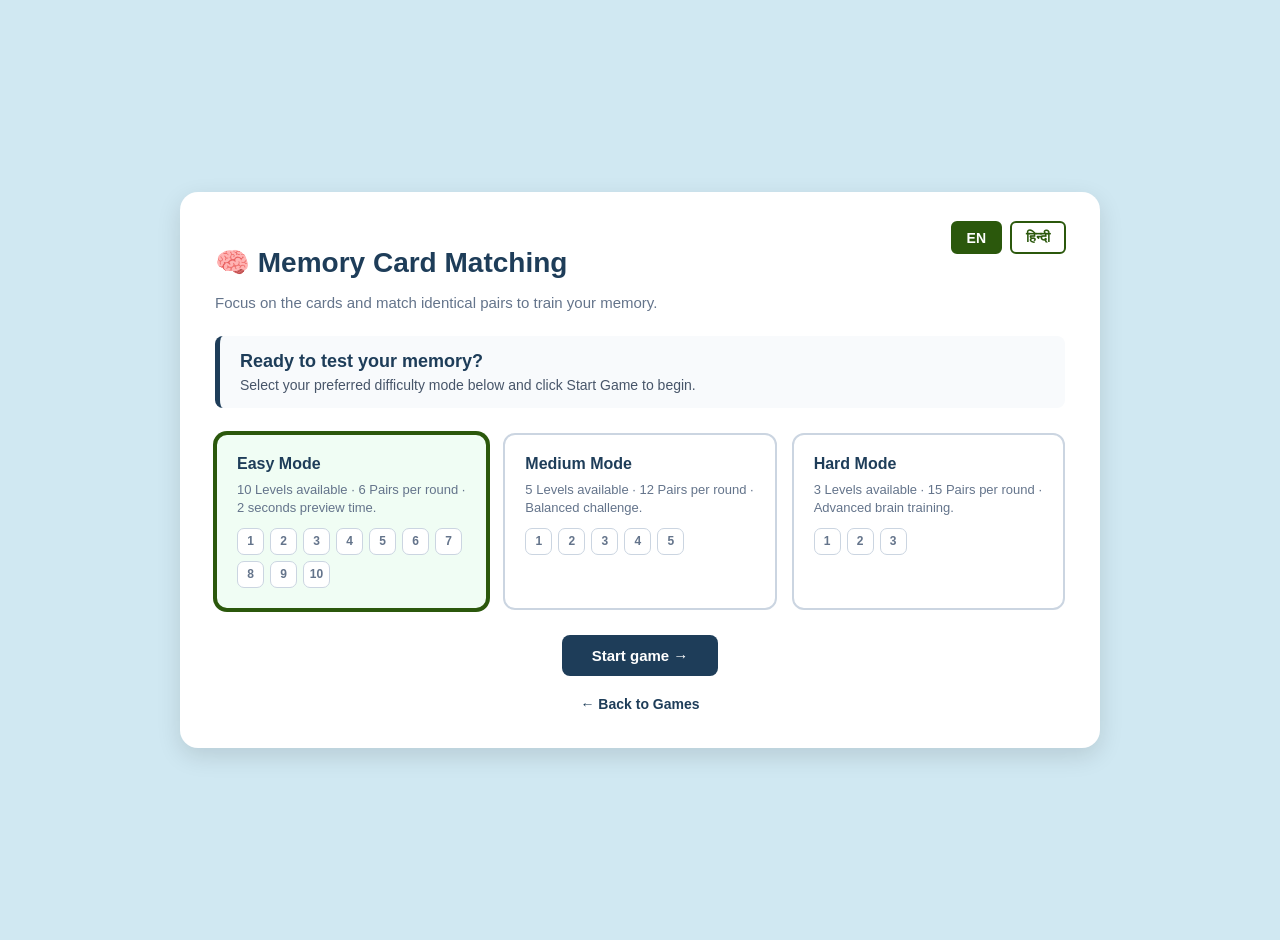
<file: Cognitive care prototype/games/memory.html>
<!DOCTYPE html>
<html lang="en">

<head>
    <script src="../JS/api.js"></script>
    <meta charset="UTF-8">
    <meta name="viewport" content="width=device-width, initial-scale=1.0">
    <title id="page-title">Memory Card Game</title>
    <style>
        body {
            font-family: 'Segoe UI', Tahoma, Geneva, Verdana, sans-serif;
            background-color: #d0e8f2;
            margin: 0;
            padding: 20px;
            color: #333;
            display: flex;
            justify-content: center;
            align-items: center;
            min-height: 100vh;
        }
        .game-container {
            max-width: 850px;
            width: 100%;
            background: white;
            padding: 35px;
            border-radius: 18px;
            box-shadow: 0 8px 25px rgba(0,0,0,0.12);
            position: relative;
            z-index: 1;
        }
        /* Language Switcher Fixed */
        .lang-switch {
            position: absolute;
            top: 25px;
            right: 30px;
            display: flex;
            gap: 8px;
            z-index: 10;
            background: white;
            padding: 4px;
            border-radius: 8px;
        }
        .lang-btn {
            padding: 6px 14px;
            border: 2px solid #2b580c;
            background: white;
            color: #2b580c;
            font-weight: bold;
            border-radius: 6px;
            cursor: pointer;
            font-size: 14px;
            transition: 0.2s;
        }
        .lang-btn.active, .lang-btn:hover {
            background: #2b580c;
            color: white;
        }
        h1 {
            color: #1e3d59;
            margin-bottom: 5px;
            font-size: 28px;
        }
        .game-subtitle {
            color: #64748b;
            font-size: 15px;
            margin-bottom: 25px;
        }

        /* Welcome Screen Modes Cards */
        #welcome-screen {
            text-align: left;
        }
        .welcome-banner {
            background: #f8fafc;
            border-left: 5px solid #1e3d59;
            padding: 15px 20px;
            border-radius: 8px;
            margin-bottom: 25px;
        }
        .welcome-banner h3 {
            margin: 0 0 5px 0;
            color: #1e3d59;
            font-size: 18px;
        }
        .welcome-banner p {
            margin: 0;
            color: #475569;
            font-size: 14px;
        }
        .modes-grid {
            display: grid;
            grid-template-columns: repeat(3, 1fr);
            gap: 15px;
            margin-bottom: 25px;
        }
        .mode-card {
            border: 2px solid #cbd5e1;
            border-radius: 12px;
            padding: 20px;
            cursor: pointer;
            transition: 0.2s;
            background: #fff;
            position: relative;
        }
        .mode-card:hover {
            border-color: #1e3d59;
            transform: translateY(-2px);
        }
        .mode-card.selected-mode {
            border-color: #2b580c;
            background: #f0fdf4;
            box-shadow: 0 0 0 2px #2b580c;
        }
        .mode-title {
            font-weight: bold;
            font-size: 16px;
            color: #1e3d59;
            margin-bottom: 8px;
        }
        .mode-desc {
            font-size: 13px;
            color: #64748b;
            line-height: 1.4;
        }
        .start-btn {
            background: #1e3d59;
            color: white;
            border: none;
            padding: 12px 30px;
            border-radius: 8px;
            font-weight: bold;
            font-size: 15px;
            cursor: pointer;
            transition: 0.2s;
        }
        .start-btn:hover {
            background: #2b580c;
        }

        /* Game Play Screen */
        #game-screen {
            display: none;
            text-align: center;
        }
        .game-header-bar {
            display: flex;
            justify-content: space-between;
            align-items: center;
            margin-bottom: 15px;
        }
        .exit-btn {
            background: #ef4444;
            color: white;
            border: none;
            padding: 6px 14px;
            border-radius: 6px;
            font-weight: bold;
            cursor: pointer;
            font-size: 13px;
        }
        .exit-btn:hover { background: #dc2626; }

        .level-indicator {
            font-weight: bold;
            color: #1e3d59;
            font-size: 16px;
            margin-bottom: 15px;
            background: #f1f5f9;
            padding: 6px 15px;
            display: inline-block;
            border-radius: 6px;
        }

        .mode-levels {
            display: flex;
            flex-wrap: wrap;
            gap: 6px;
            margin-top: 10px;
        }
        .mode-levels span {
            min-width: 25px;
            height: 25px;
            display: grid;
            place-items: center;
            border: 1px solid #cbd5e1;
            border-radius: 7px;
            background: #fff;
            color: #64748b;
            font-size: 12px;
            font-weight: 700;
        }

        .game-info {
            display: flex;
            justify-content: center;
            gap: 20px;
            margin-bottom: 15px;
        }
        .game-info > div {
            background: #f1f5f9;
            padding: 8px 18px;
            border-radius: 8px;
            font-size: 14px;
            font-weight: bold;
            color: #1e3d59;
        }
        .memory-board {
            display: grid;
            gap: 10px;
            justify-content: center;
            margin-bottom: 20px;
        }
        .card {
            background: #3b82f6;
            border-radius: 8px;
            cursor: pointer;
            display: flex;
            align-items: center;
            justify-content: center;
            font-size: 32px;
            color: white;
            user-select: none;
            transition: 0.3s;
            box-shadow: 0 3px 6px rgba(0,0,0,0.15);
        }
        .card.flipped, .card.matched {
            background: #2b580c;
            transform: scale(0.98);
        }
        .game-message {
            font-weight: bold;
            margin-bottom: 15px;
            color: #2b580c;
            font-size: 16px;
        }
        .action-buttons {
            display: flex;
            justify-content: center;
            gap: 10px;
            flex-wrap: wrap;
        }
        .action-btn {
            background: #1e3d59;
            color: white;
            border: none;
            padding: 10px 20px;
            border-radius: 8px;
            font-weight: bold;
            font-size: 14px;
            cursor: pointer;
            transition: 0.2s;
        }
        .action-btn:hover { background: #2b580c; }
        .next-btn { background: #16a34a; display: none; }
        .next-btn:hover { background: #15803d; }
        .json-btn { background: #0284c7; display: none; }
        .json-btn:hover { background: #0369a1; }

        .back-link {
            display: inline-block;
            margin-top: 20px;
            text-decoration: none;
            color: #1e3d59;
            font-weight: bold;
            font-size: 14px;
        }
        .back-link:hover { text-decoration: underline; }
    </style>
</head>

<body>

    <div class="game-container">

        <!-- Language Switcher -->
        <div class="lang-switch">
            <button id="btn-en" class="lang-btn active" onclick="switchLanguage('en')">EN</button>
            <button id="btn-hi" class="lang-btn" onclick="switchLanguage('hi')">हिन्दी</button>
        </div>

        <!-- WELCOME SCREEN -->
        <div id="welcome-screen">
            <h1 id="main-heading">🧠 Memory Card Matching</h1>
            <p id="main-subtitle" class="game-subtitle">Focus on the cards and match identical pairs to train your memory.</p>

            <div class="welcome-banner">
                <h3 id="banner-title">Ready to test your memory?</h3>
                <p id="banner-desc">Select your preferred difficulty mode below and click Start Game to begin.</p>
            </div>

            <div class="modes-grid">
                <div class="mode-card selected-mode" onclick="selectMode('easy', this)">
                    <div id="mode1-title" class="mode-title">Easy Mode</div>
                    <div id="mode1-desc" class="mode-desc">10 Levels available · 6 Pairs per round · 2 seconds preview time.</div>
                <div class="mode-levels" aria-label="Easy mode levels 1 through 10"><span>1</span><span>2</span><span>3</span><span>4</span><span>5</span><span>6</span><span>7</span><span>8</span><span>9</span><span>10</span></div>
                </div>
                <div class="mode-card" onclick="selectMode('medium', this)">
                    <div id="mode2-title" class="mode-title">Medium Mode</div>
                    <div id="mode2-desc" class="mode-desc">5 Levels available · 12 Pairs per round · Balanced challenge.</div>
                <div class="mode-levels" aria-label="Medium mode levels 1 through 5"><span>1</span><span>2</span><span>3</span><span>4</span><span>5</span></div>
                </div>
                <div class="mode-card" onclick="selectMode('hard', this)">
                    <div id="mode3-title" class="mode-title">Hard Mode</div>
                    <div id="mode3-desc" class="mode-desc">3 Levels available · 15 Pairs per round · Advanced brain training.</div>
                <div class="mode-levels" aria-label="Hard mode levels 1 through 3"><span>1</span><span>2</span><span>3</span></div>
                </div>
            </div>

            <div style="text-align: center;">
                <button id="start-game-btn" class="start-btn" onclick="startGame()">Start game →</button>
                <button id="resume-game-btn" class="start-btn" style="display:none; margin-left:8px;" onclick="resumeMemoryGame()">Continue saved game</button>
            </div>

            <div style="text-align: center;">
                <a href="../games.html" id="back-games-1" class="back-link">← Back to Games</a>
            </div>
        </div>

        <!-- GAME PLAY SCREEN -->
        <div id="game-screen">
            <div class="game-header-bar">
                <h1 id="game-play-title" style="font-size: 22px; margin: 0;">Memory Card Matching</h1>
                <button id="exit-btn" class="exit-btn" onclick="exitToWelcome()">Exit level</button>
            </div>

            <div id="level-display" class="level-indicator">Easy Mode - Level 1 / 10</div>

            <div class="game-info">
                <div><span id="moves-text">Moves</span>: <span id="moves">0</span></div>
                <div><span id="matches-text">Matches</span>: <span id="matches">0</span></div>
                <div><span id="time-text">Time</span>: <span id="time">0</span> sec</div>
            </div>

            <div id="memory-board" class="memory-board"></div>

            <div id="game-message" class="game-message"></div>

            <div class="action-buttons">
                <button id="restart-btn" class="action-btn" onclick="initGame()">Restart Game</button>
                <button id="next-level-btn" class="action-btn next-btn" onclick="nextLevel()">Next Level →</button>
                <button id="json-btn" class="action-btn json-btn" onclick="downloadJSON()">Download result (JSON)</button>
            </div>

            <div style="text-align: center;">
                <a href="../games.html" id="back-games-2" class="back-link">← Back to Games</a>
            </div>
        </div>

    </div>

    <script>
const emojisList = [
  "🍎", "🍌", "🍇", "🍉", "🍓", "🍒", "🍍", "🥝", "🍑", "🥥",
  "🥑", "🍆", "🥔", "🥕", "🌽", "🌶️", "🍊", "🍋", "🍐", "🍈"
];

let cards = [];
let flippedCards = [];
let matchedPairs = 0;
let moves = 0;
let timer = null;
let seconds = 0;
let isPlaying = false;
let isPreviewing = false;
let selectedMode = "easy";
let currentLevel = 1;
let maxLevels = 10;
let currentLang = "en";
let gameResultData = null;
const MEMORY_RESUME_KEY = "neurocare_resume_memory_card";
let completedLevels = [];
let previewTimeout = null;
let mismatchTimeout = null;
let levelCompleted = false;

const welcomeScreen = document.getElementById("welcome-screen");
const gameScreen = document.getElementById("game-screen");
const board = document.getElementById("memory-board");
const movesDisplay = document.getElementById("moves");
const matchesDisplay = document.getElementById("matches");
const timeDisplay = document.getElementById("time");
const messageDisplay = document.getElementById("game-message");
const levelDisplay = document.getElementById("level-display");
const nextLevelBtn = document.getElementById("next-level-btn");
const jsonBtn = document.getElementById("json-btn");

// ----------------------------------------------------------
// Backend progress support. These calls are optional: the game
// continues to work normally if the API is unavailable.
// ----------------------------------------------------------
function getMemoryAccessToken() {
  return sessionStorage.getItem("access_token") ||
         localStorage.getItem("access_token");
}

async function loadMemoryProgress() {
  const token = getMemoryAccessToken();
  if (!token || typeof API_BASE_URL === "undefined") return null;

  try {
    const response = await fetch(`${API_BASE_URL}/progress/memory_card`, {
      headers: { Authorization: `Bearer ${token}` }
    });
    if (!response.ok) {
      console.warn("Memory progress could not be loaded:", response.status);
      return null;
    }
    return await response.json();
  } catch (error) {
    console.warn("Memory progress request failed; starting normally:", error);
    return null;
  }
}

async function saveMemoryProgress(status = "in_progress") {
  const localState = { mode: selectedMode, level: currentLevel, completed_levels: completedLevels };
  if (status === "completed") localStorage.removeItem(MEMORY_RESUME_KEY);
  else localStorage.setItem(MEMORY_RESUME_KEY, JSON.stringify(localState));
  const token = getMemoryAccessToken();
  if (!token || typeof API_BASE_URL === "undefined") return false;

  const payload = {
    current_level: Math.max(1, Number(currentLevel) || 1),
    completed_levels: completedLevels,
    game_state: { mode: selectedMode, max_levels: maxLevels },
    status
  };

  try {
    const response = await fetch(`${API_BASE_URL}/progress/memory_card`, {
      method: "POST",
      headers: {
        "Content-Type": "application/json",
        Authorization: `Bearer ${token}`
      },
      body: JSON.stringify(payload)
    });
    if (!response.ok) {
      console.warn("Memory progress save failed:", response.status,
                   await response.text());
      return false;
    }
    return true;
  } catch (error) {
    console.warn("Memory progress could not be saved:", error);
    return false;
  }
}

function selectMode(mode, element) {
  selectedMode = mode;
  document.querySelectorAll(".mode-card").forEach(card => {
    card.classList.remove("selected-mode");
  });
  element.classList.add("selected-mode");
}

async function startGame(resumeSaved = false) {
  try {
    const assessmentRound = typeof isAssessmentGameRound === "function" && isAssessmentGameRound();
    const assessmentParams = new URLSearchParams(window.location.search);
    let localSaved = null;
    try { localSaved = JSON.parse(localStorage.getItem(MEMORY_RESUME_KEY) || "null"); } catch { localSaved = null; }
    const progress = resumeSaved ? await loadMemoryProgress() : null;
    const savedState = progress?.game_state || {};
    const hasBackendProgress = progress &&
      progress.status !== "completed" &&
      Number(progress.current_level) >= 1;

    if (resumeSaved && localSaved && ["easy", "medium", "hard"].includes(localSaved.mode)) {
      selectedMode = localSaved.mode;
      currentLevel = Number(localSaved.level) || 1;
      completedLevels = Array.isArray(localSaved.completed_levels) ? localSaved.completed_levels : [];
    } else if (resumeSaved && hasBackendProgress) {
      selectedMode = ["easy", "medium", "hard"].includes(savedState.mode)
        ? savedState.mode : selectedMode;
      currentLevel = Number(progress.current_level) || 1;
      completedLevels = Array.isArray(progress.completed_levels)
        ? progress.completed_levels : [];
    } else if (assessmentRound) {
      selectedMode = "easy";
      currentLevel = Math.max(1, Number(assessmentParams.get("level")) || (1 + Math.floor(Math.random() * 10)));
      document.querySelectorAll(".mode-card").forEach((card, index) => {
        card.classList.toggle("selected-mode", ["easy", "medium", "hard"][index] === selectedMode);
      });
      completedLevels = [];
    } else {
      localStorage.removeItem(MEMORY_RESUME_KEY);
      const recommendation = typeof getRecommendedGameLevel === "function"
        ? await getRecommendedGameLevel("memory_card") : null;
      if (recommendation && ["easy", "medium", "hard"].includes(recommendation.recommended_mode)) {
        selectedMode = recommendation.recommended_mode;
        currentLevel = Math.max(1, Number(recommendation.recommended_level) || 1);
      } else {
        currentLevel = 1;
      }
      completedLevels = [];
    }

    maxLevels = selectedMode === "easy" ? 10 :
                selectedMode === "medium" ? 5 : 3;
    currentLevel = Math.min(currentLevel, maxLevels);

    document.querySelectorAll(".mode-card").forEach((card, index) => {
      card.classList.toggle(
        "selected-mode", ["easy", "medium", "hard"][index] === selectedMode
      );
    });

    welcomeScreen.style.display = "none";
    gameScreen.style.display = "block";
    initGame();
    void saveMemoryProgress();
  } catch (error) {
    console.error("Memory Card start error:", error);
    // Do not prevent the original game from starting if progress data is bad.
    welcomeScreen.style.display = "none";
    gameScreen.style.display = "block";
    initGame();
  }
}

function resumeMemoryGame() {
  startGame(true);
}

async function exitToWelcome() {
  clearInterval(timer);
  clearTimeout(previewTimeout);
  clearTimeout(mismatchTimeout);
  await saveMemoryProgress();
  gameScreen.style.display = "none";
  welcomeScreen.style.display = "block";
  document.getElementById("resume-game-btn").style.display =
    localStorage.getItem(MEMORY_RESUME_KEY) ? "inline-block" : "none";
}

async function nextLevel() {
  const recommendation = typeof getRecommendedGameLevel === "function"
    ? await getRecommendedGameLevel("memory_card") : null;
  if (recommendation) {
    selectedMode = recommendation.recommended_mode;
    currentLevel = recommendation.recommended_level;
    maxLevels = selectedMode === "easy" ? 10 : selectedMode === "medium" ? 5 : 3;
    document.querySelectorAll(".mode-card").forEach((card, index) => {
      card.classList.toggle("selected-mode", ["easy", "medium", "hard"][index] === selectedMode);
    });
  } else if (currentLevel < maxLevels) {
    currentLevel++;
  } else {
    alert(
      currentLang === "hi"
        ? "🎉 बधाई हो! आपने इस मोड के सभी स्तर पूरे कर लिए हैं!"
        : "🎉 Congratulations! You have completed all levels in this mode!"
    );
    exitToWelcome();
    return;
  }
  initGame();
  void saveMemoryProgress();
}

function initGame() {
  clearInterval(timer);
  clearTimeout(previewTimeout);
  clearTimeout(mismatchTimeout);
  mismatchTimeout = null;
  levelCompleted = false;

  seconds = 0;
  moves = 0;
  matchedPairs = 0;
  isPlaying = false;
  isPreviewing = true;
  flippedCards = [];
  gameResultData = null;
  saveMemoryProgress("in_progress");

  nextLevelBtn.style.display = "none";
  jsonBtn.style.display = "none";

  movesDisplay.innerText = moves;
  matchesDisplay.innerText = matchedPairs;
  timeDisplay.innerText = seconds;

  const modeNameText =
    selectedMode.charAt(0).toUpperCase() + selectedMode.slice(1);

  levelDisplay.innerText =
    currentLang === "hi"
      ? `${modeNameText} मोड - स्तर ${currentLevel} / ${maxLevels}`
      : `${modeNameText} Mode - Level ${currentLevel} / ${maxLevels}`;

  messageDisplay.innerText =
    currentLang === "hi"
      ? "👀 कार्ड याद रखें (2 सेकंड)..."
      : "👀 Memorizing cards (2s)...";

  let pairCount = 6;
  let cols = 4;
  let cardSize = "75px";

  if (selectedMode === "medium") {
    pairCount = 12;
    cols = 6;
    cardSize = "65px";
  } else if (selectedMode === "hard") {
    pairCount = 15;
    cols = 6;
    cardSize = "65px";
  }

  board.style.gridTemplateColumns = `repeat(${cols}, ${cardSize})`;

  const selectedEmojis = emojisList.slice(0, pairCount);

  cards = [...selectedEmojis, ...selectedEmojis]
    .sort(() => Math.random() - 0.5)
    .map((emoji, index) => ({
      id: index,
      emoji,
      flipped: true,
      matched: false
    }));

  renderBoard(cardSize);

  previewTimeout = setTimeout(() => {
    cards.forEach(card => {
      card.flipped = false;
    });

    isPreviewing = false;
    messageDisplay.innerText = "";
    renderBoard(cardSize);
  }, 2000);
}

function renderBoard(size = "75px") {
  board.innerHTML = "";

  cards.forEach((card, index) => {
    const cardElement = document.createElement("div");

    cardElement.classList.add("card");
    cardElement.style.width = size;
    cardElement.style.height = size;
    cardElement.style.fontSize = size === "65px" ? "26px" : "32px";
    cardElement.innerHTML =
      card.flipped || card.matched ? card.emoji : "?";

    if (card.matched || card.flipped) {
      cardElement.classList.add("flipped");
    }

    cardElement.addEventListener("click", () => flipCard(index));
    board.appendChild(cardElement);
  });
}

async function showMemoryLevelResult(targetPairs, accuracy) {
  nextLevelBtn.style.display = "none";
  jsonBtn.style.display = "inline-block";
  let saved = false;
  try {
    saved = typeof saveGameResultToBackend === "function"
      ? await saveGameResultToBackend({
      game_name: "memory_card",
      mode: selectedMode,
      level: currentLevel,
      max_level: maxLevels,
      score: accuracy,
      accuracy,
      completion_time_seconds: Math.max(seconds, 0.1),
      errors: Math.max(0, moves - targetPairs)
    }) : false;
  } catch (error) {
    console.error("Could not save memory result:", error);
  }

  if (!completedLevels.includes(currentLevel)) completedLevels.push(currentLevel);
  const recommendation = saved?.level_recommendation;
  await saveMemoryProgress(
    currentLevel >= maxLevels && !recommendation ? "completed" : "in_progress"
  );
  if (typeof finishAssessmentGame === "function" && finishAssessmentGame("memory_card", accuracy)) return;
  if (typeof showGamePerformancePopup === "function") {
    showGamePerformancePopup({
    title: `Level ${currentLevel} complete`,
    message: recommendation?.reason || "Here is how you did on this level.",
    stats: {
      Mode: `${selectedMode[0].toUpperCase()}${selectedMode.slice(1)}`,
      Score: `${accuracy} / 100`,
      Accuracy: `${accuracy}%`,
      Matches: `${targetPairs} pairs`,
      Moves: moves,
      Time: `${seconds} seconds`,
      ...(recommendation ? { "AI's next suggestion": `${recommendation.recommended_mode}, level ${recommendation.recommended_level}` } : {})
    },
    buttonLabel: currentLevel < maxLevels || recommendation ? "Continue" : "Finish"
    });
  }

  if (currentLevel < maxLevels || recommendation) await nextLevel();
  else exitToWelcome();
}

const memoryResume = localStorage.getItem(MEMORY_RESUME_KEY);
if (memoryResume) document.getElementById("resume-game-btn").style.display = "inline-block";

function flipCard(index) {
  if (isPreviewing || levelCompleted || !Array.isArray(cards) || !cards[index]) return;

  if (!isPlaying) {
    isPlaying = true;
    timer = setInterval(() => {
      seconds++;
      timeDisplay.innerText = seconds;
    }, 1000);
  }

  const clicked = cards[index];

  if (
    clicked.flipped ||
    clicked.matched ||
    flippedCards.length >= 2
  ) {
    return;
  }

  clicked.flipped = true;
  flippedCards.push(index);

  const activeSize = selectedMode === "easy" ? "75px" : "65px";
  renderBoard(activeSize);

  if (flippedCards.length !== 2) return;

  moves++;
  movesDisplay.innerText = moves;

  const [firstIndex, secondIndex] = flippedCards;

  if (cards[firstIndex].emoji === cards[secondIndex].emoji) {
    cards[firstIndex].matched = true;
    cards[secondIndex].matched = true;
    matchedPairs++;
    matchesDisplay.innerText = matchedPairs;
    flippedCards = [];

    const targetPairs =
      selectedMode === "easy"
        ? 6
        : selectedMode === "medium"
          ? 12
          : 15;

    if (matchedPairs === targetPairs) {
      levelCompleted = true;
      clearInterval(timer);

      messageDisplay.innerText =
        currentLang === "hi"
          ? `🎉 बधाई हो! स्तर ${currentLevel} पूरा हुआ (${seconds} सेकंड)!`
          : `🎉 Congratulations! Level ${currentLevel} Complete in ${seconds}s!`;

      gameResultData = {
        gameName: "Memory Card Matching",
        mode: selectedMode,
        level: currentLevel,
        totalPairs: targetPairs,
        moves,
        timeTakenSeconds: seconds,
        timestamp: new Date().toISOString()
      };

      const accuracy = Math.max(
        0,
        Math.min(100, Math.round((targetPairs / moves) * 100))
      );

      void showMemoryLevelResult(targetPairs, accuracy);
    }
  } else {
    mismatchTimeout = setTimeout(() => {
      // Ignore an old mismatch callback if the player restarted or changed level.
      if (!cards[firstIndex] || !cards[secondIndex]) return;
      cards[firstIndex].flipped = false;
      cards[secondIndex].flipped = false;
      flippedCards = [];
      renderBoard(activeSize);
      mismatchTimeout = null;
    }, 700);
  }
}

function downloadJSON() {
  if (!gameResultData) return;

  const dataStr =
    "data:text/json;charset=utf-8," +
    encodeURIComponent(JSON.stringify(gameResultData, null, 2));

  const downloadAnchor = document.createElement("a");
  downloadAnchor.setAttribute("href", dataStr);
  downloadAnchor.setAttribute(
    "download",
    `memory_game_${selectedMode}_lvl_${currentLevel}.json`
  );

  document.body.appendChild(downloadAnchor);
  downloadAnchor.click();
  downloadAnchor.remove();
}

function switchLanguage(lang) {
  currentLang = lang;

  const btnEn = document.getElementById("btn-en");
  const btnHi = document.getElementById("btn-hi");

  const mainHeading = document.getElementById("main-heading");
  const mainSubtitle = document.getElementById("main-subtitle");
  const bannerTitle = document.getElementById("banner-title");
  const bannerDesc = document.getElementById("banner-desc");

  const mode1Title = document.getElementById("mode1-title");
  const mode1Desc = document.getElementById("mode1-desc");
  const mode2Title = document.getElementById("mode2-title");
  const mode2Desc = document.getElementById("mode2-desc");
  const mode3Title = document.getElementById("mode3-title");
  const mode3Desc = document.getElementById("mode3-desc");

  const startGameBtn = document.getElementById("start-game-btn");
  const backGames1 = document.getElementById("back-games-1");
  const backGames2 = document.getElementById("back-games-2");

  const gamePlayTitle = document.getElementById("game-play-title");
  const exitBtn = document.getElementById("exit-btn");
  const movesText = document.getElementById("moves-text");
  const matchesText = document.getElementById("matches-text");
  const timeText = document.getElementById("time-text");
  const restartBtn = document.getElementById("restart-btn");
  const nextLevelBtnText = document.getElementById("next-level-btn");
  const jsonBtnText = document.getElementById("json-btn");

  const modeNameText =
    selectedMode.charAt(0).toUpperCase() + selectedMode.slice(1);

  if (lang === "hi") {
    btnHi.classList.add("active");
    btnEn.classList.remove("active");

    mainHeading.innerText = "🧠 मेमोरी कार्ड मिलान";
    mainSubtitle.innerText =
      "अपनी स्मृति को प्रशिक्षित करने के लिए कार्ड याद रखें और मिलाएं।";
    bannerTitle.innerText =
      "क्या आप अपनी मेमोरी टेस्ट करने के लिए तैयार हैं?";
    bannerDesc.innerText =
      "नीचे अपना पसंदीदा कठिनाई मोड चुनें और शुरू करने के लिए 'गेम शुरू करें' पर क्लिक करें।";

    mode1Title.innerText = "आसान मोड (Easy)";
    mode1Desc.innerText =
      "10 स्तर उपलब्ध · 6 जोड़े प्रति राउंड · 2 सेकंड प्रीव्यू समय।";
    mode2Title.innerText = "मध्यम मोड (Medium)";
    mode2Desc.innerText =
      "5 स्तर उपलब्ध · 12 जोड़े प्रति राउंड · संतुलित चुनौती।";
    mode3Title.innerText = "कठिन मोड (Hard)";
    mode3Desc.innerText =
      "3 स्तर उपलब्ध · 15 जोड़े प्रति राउंड · उन्नत मस्तिष्क प्रशिक्षण।";

    startGameBtn.innerText = "गेम शुरू करें →";
    backGames1.innerText = "← गेम सूची पर वापस जाएं";
    backGames2.innerText = "← गेम सूची पर वापस जाएं";

    gamePlayTitle.innerText = "मेमोरी कार्ड मिलान";
    exitBtn.innerText = "स्तर छोड़ें (Exit)";
    levelDisplay.innerText =
      `${modeNameText} मोड - स्तर ${currentLevel} / ${maxLevels}`;
    movesText.innerText = "चाल (Moves)";
    matchesText.innerText = "मिलान (Matches)";
    timeText.innerText = "समय (Time)";
    restartBtn.innerText = "पुनः आरंभ करें";
    nextLevelBtnText.innerText = "अगला स्तर →";
    jsonBtnText.innerText = "परिणाम डाउनलोड करें (JSON)";
  } else {
    btnEn.classList.add("active");
    btnHi.classList.remove("active");

    mainHeading.innerText = "🧠 Memory Card Matching";
    mainSubtitle.innerText =
      "Focus on the cards and match identical pairs to train your memory.";
    bannerTitle.innerText = "Ready to test your memory?";
    bannerDesc.innerText =
      "Select your preferred difficulty mode below and click Start Game to begin.";

    mode1Title.innerText = "Easy Mode";
    mode1Desc.innerText =
      "10 Levels available · 6 Pairs per round · 2 seconds preview time.";
    mode2Title.innerText = "Medium Mode";
    mode2Desc.innerText =
      "5 Levels available · 12 Pairs per round · Balanced challenge.";
    mode3Title.innerText = "Hard Mode";
    mode3Desc.innerText =
      "3 Levels available · 15 Pairs per round · Advanced brain training.";

    startGameBtn.innerText = "Start game →";
    backGames1.innerText = "← Back to Games";
    backGames2.innerText = "← Back to Games";

    gamePlayTitle.innerText = "Memory Card Matching";
    exitBtn.innerText = "Exit level";
    levelDisplay.innerText =
      `${modeNameText} Mode - Level ${currentLevel} / ${maxLevels}`;
    movesText.innerText = "Moves";
    matchesText.innerText = "Matches";
    timeText.innerText = "Time";
    restartBtn.innerText = "Restart Game";
    nextLevelBtnText.innerText = "Next Level →";
    jsonBtnText.innerText = "Download result (JSON)";
  }
}

Object.assign(window, {
  selectMode,
  startGame,
  exitToWelcome,
  initGame,
  nextLevel,
  downloadJSON,
  switchLanguage,
  loadMemoryProgress,
  saveMemoryProgress
});
</script>
</body>
</html>
</file>
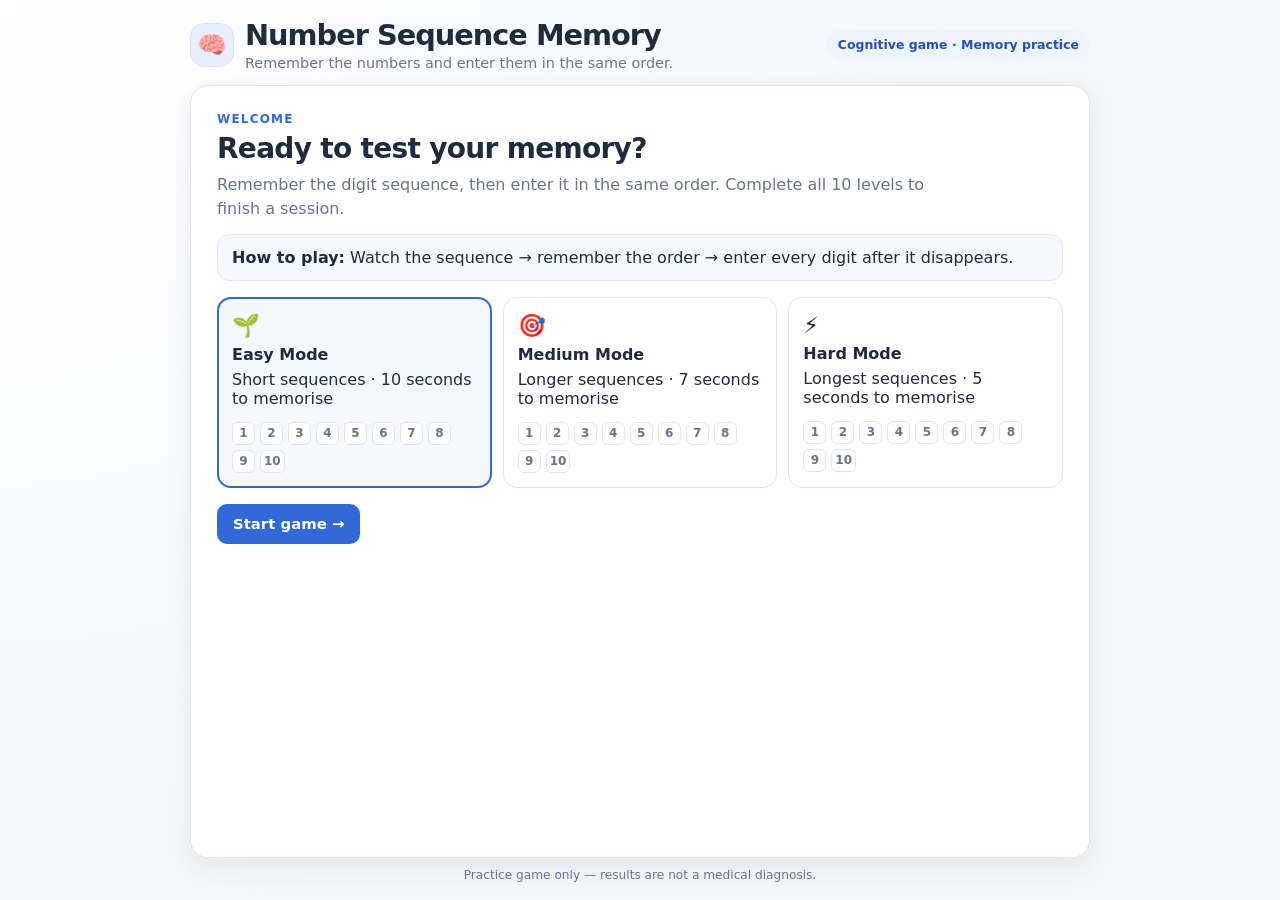
<file: Cognitive care prototype/games/number_sequence.html>
<!DOCTYPE html>
<html lang="en">
<head>
  <meta charset="UTF-8">
  <meta name="viewport" content="width=device-width, initial-scale=1.0">
  <title>Number Sequence Memory</title>

  <!-- This path assumes sequence.html is inside the games folder. -->
  <script src="../JS/api.js"></script>

  <style>
    :root {
      --page: #f4f6fb;
      --panel: #fff;
      --ink: #202b3e;
      --muted: #68758a;
      --line: #e0e6f0;
      --blue: #3268d8;
      --blue-dark: #2452b4;
      --green: #21834b;
      --red: #c43f4b;
      --shadow: 0 10px 28px rgba(35, 52, 85, .08);
    }

    * { box-sizing: border-box; }

    body {
      margin: 0;
      min-height: 100vh;
      padding: clamp(8px, 2vh, 18px) 16px;
      background: radial-gradient(circle at top left, #fff 0, var(--page) 60%);
      color: var(--ink);
      font-family: system-ui, -apple-system, BlinkMacSystemFont, "Segoe UI", sans-serif;
    }

    button, input { font: inherit; }
    button { cursor: pointer; }

    button:focus-visible, input:focus-visible {
      outline: 3px solid #9ab8ff;
      outline-offset: 2px;
    }

    .app {
      max-width: 900px;
      min-height: calc(100vh - 36px);
      margin: 0 auto;
      display: flex;
      flex-direction: column;
    }

    header {
      display: flex;
      align-items: center;
      justify-content: space-between;
      gap: 14px;
      margin-bottom: 14px;
    }

    .brand { display: flex; align-items: center; gap: 11px; }

    .brand-icon {
      width: 44px;
      height: 44px;
      display: grid;
      place-items: center;
      background: #e8efff;
      border: 1px solid #d5e2ff;
      border-radius: 14px;
      font-size: 24px;
    }

    h1 {
      margin: 0;
      font-size: clamp(1.25rem, 3vw, 1.8rem);
      letter-spacing: -.035em;
    }

    .subtitle { margin: 3px 0 0; color: var(--muted); font-size: .9rem; }

    .tag {
      padding: 7px 11px;
      border-radius: 999px;
      background: #edf3ff;
      color: var(--blue-dark);
      font-size: .78rem;
      font-weight: 750;
      white-space: nowrap;
    }

    .panel {
      flex: 1;
      padding: clamp(16px, 3vh, 26px);
      border: 1px solid var(--line);
      border-radius: 18px;
      background: var(--panel);
      box-shadow: var(--shadow);
    }

    .screen { display: none; }
    .screen.active { display: flex; flex-direction: column; }

    .eyebrow {
      margin: 0 0 6px;
      color: var(--blue);
      font-size: .75rem;
      font-weight: 800;
      letter-spacing: .1em;
      text-transform: uppercase;
    }

    h2 {
      margin: 0 0 8px;
      font-size: clamp(1.3rem, 2.8vw, 1.75rem);
      letter-spacing: -.025em;
    }

    .intro { max-width: 720px; margin: 0; color: var(--muted); line-height: 1.5; }

    .rule-box {
      margin: 13px 0 16px;
      padding: 11px 14px;
      border: 1px solid #e0e9ff;
      border-radius: 12px;
      background: #f5f8ff;
      line-height: 1.45;
    }

    .mode-grid {
      display: grid;
      grid-template-columns: repeat(3, minmax(0, 1fr));
      gap: 11px;
    }

    .mode-card {
      min-height: 125px;
      display: flex;
      flex-direction: column;
      align-items: flex-start;
      gap: 6px;
      padding: 14px;
      border: 1px solid var(--line);
      border-radius: 14px;
      background: white;
      color: var(--ink);
      text-align: left;
      transition: .15s ease;
    }

    .mode-card:hover { border-color: #a9c0f5; transform: translateY(-1px); }
    .mode-card.selected { padding: 13px; border: 2px solid var(--blue); background: #f5f8ff; }
    .mode-emoji { font-size: 1.4rem; }
    .mode-card strong { font-size: 1rem; }
    .mode-card span:last-child { color: var(--muted); font-size: .83rem; line-height: 1.4; }

    .action-row { display: flex; flex-wrap: wrap; gap: 9px; margin-top: 16px; }

    .btn {
      padding: 10px 15px;
      border: 1px solid transparent;
      border-radius: 10px;
      font-size: .93rem;
      font-weight: 700;
      transition: background .15s, transform .12s;
    }

    .btn:active { transform: translateY(1px); }
    .primary { background: var(--blue); color: #fff; }
    .primary:hover { background: var(--blue-dark); }
    .quiet { border-color: #e4e9f1; background: #f1f4f9; color: var(--ink); }
    .quiet:hover { background: #e8edf6; }
    .btn:disabled { opacity: .55; cursor: not-allowed; }

    .small-note { margin: 10px 0 0; color: var(--muted); font-size: .82rem; line-height: 1.45; }

    .level-heading { display: flex; align-items: flex-start; justify-content: space-between; gap: 12px; }
    .level-heading p { margin: 4px 0 0; color: var(--muted); line-height: 1.4; font-size: .9rem; }

    .mode-card .mode-levels { display: flex; flex-wrap: wrap; gap: 5px; margin-top: 8px; }
    .mode-card .mode-levels span {
      min-width: 23px; height: 23px; display: grid; place-items: center;
      padding: 0 3px; border: 1px solid var(--line); border-radius: 6px;
      background: #fff; color: var(--muted); font-size: .75rem; font-weight: 750;
    }

    .stats-row { display: grid; grid-template-columns: repeat(3, 1fr); gap: 9px; margin: 14px 0 8px; }
    .stat { padding: 9px 12px; border: 1px solid #edf0f6; border-radius: 11px; background: #f5f7fc; }
    .stat small { display: block; margin-bottom: 2px; color: var(--muted); font-size: .8rem; }
    .stat strong { font-size: .98rem; }

    .progress-track {
      height: 7px;
      flex-shrink: 0;
      margin: 7px 0 13px;
      overflow: hidden;
      border-radius: 999px;
      background: #e9edf5;
    }

    .progress-fill { width: 0; height: 100%; background: var(--blue); transition: width .25s; }

    .memory-box {
      min-height: clamp(145px, 25vh, 220px);
      max-height: 285px;
      flex: 1;
      display: flex;
      flex-direction: column;
      align-items: center;
      justify-content: center;
      padding: 14px;
      border: 1px solid var(--line);
      border-radius: 15px;
      background: #f7f9fe;
      text-align: center;
    }

    .memory-label { margin-bottom: 7px; color: var(--muted); font-size: .9rem; }

    #sequenceDisplay {
      color: var(--blue-dark);
      font-size: clamp(2rem, 7vh, 3.8rem);
      font-weight: 850;
      letter-spacing: .14em;
      line-height: 1.25;
      font-variant-numeric: tabular-nums;
      overflow-wrap: anywhere;
    }

    #memoryHint { margin: 8px 0 0; color: var(--muted); font-size: .88rem; }
    .countdown {
      min-width: 42px;
      height: 42px;
      display: inline-flex;
      align-items: center;
      justify-content: center;
      margin-top: 9px;
      border-radius: 50%;
      background: #e8efff;
      color: var(--blue-dark);
      font-size: 1.1rem;
      font-weight: 850;
    }

    .entry-area { flex-shrink: 0; margin-top: 12px; }
    .entry-area label { display: block; margin-bottom: 6px; font-size: .94rem; font-weight: 750; }

    #sequenceInput {
      width: 100%;
      min-height: 49px;
      padding: 10px 13px;
      border: 1px solid #cfd8e8;
      border-radius: 11px;
      background: #fff;
      color: var(--ink);
      font-size: 1.2rem;
      font-weight: 750;
      letter-spacing: .12em;
    }

    #sequenceInput:disabled { background: #f3f5f9; color: #7a8496; }

    .feedback { min-height: 21px; margin: 7px 0 0; color: var(--muted); font-size: .88rem; font-weight: 700; }
    .feedback.good { color: var(--green); }
    .feedback.bad { color: var(--red); }

    .game-actions { display: flex; flex-wrap: wrap; align-items: center; justify-content: space-between; gap: 10px; margin-top: 9px; }

    .results-top { text-align: center; }
    .result-mark {
      width: 52px;
      height: 52px;
      display: grid;
      place-items: center;
      margin: 0 auto 10px;
      border-radius: 16px;
      background: #e8f7ef;
      color: var(--green);
      font-size: 25px;
    }

    .score-grid { display: grid; grid-template-columns: repeat(3, 1fr); gap: 10px; margin: 18px 0; }
    .score-card { padding: 13px 8px; border: 1px solid #edf0f6; border-radius: 12px; background: #f5f7fc; text-align: center; }
    .score-card strong { display: block; margin-bottom: 3px; font-size: clamp(1.15rem, 3vw, 1.65rem); }
    .score-card span { color: var(--muted); font-size: .82rem; }

    .result-detail { padding: 12px 15px; border: 1px solid var(--line); border-radius: 12px; background: #f8faff; font-size: .9rem; line-height: 1.7; }
    footer { flex-shrink: 0; padding: 10px 0 0; color: var(--muted); font-size: .76rem; text-align: center; }

    @media (max-width: 620px) {
      body { padding: 8px; }
      .app { min-height: calc(100vh - 16px); }
      header { margin-bottom: 9px; }
      .tag { display: none; }
      .brand-icon { width: 38px; height: 38px; }
      .mode-grid { grid-template-columns: 1fr; gap: 7px; }
      .mode-card { min-height: 0; display: grid; grid-template-columns: 30px 1fr; align-items: center; gap: 2px 8px; padding: 10px 12px; }
      .mode-card.selected { padding: 9px 11px; }
      .mode-emoji { grid-row: span 2; }
      .mode-card span:last-child { grid-column: 2; }
      .stats-row { gap: 5px; margin: 10px 0 6px; }
      .stat { padding: 8px 7px; }
      .stat small { font-size: .73rem; }
      .stat strong { font-size: .88rem; }
      .memory-box { min-height: 130px; }
      .game-actions .btn { padding: 9px 12px; }
      .score-grid { gap: 6px; }
      .score-card { padding: 11px 5px; }
      .level-heading { gap: 8px; }
      .level-heading .btn { padding: 9px 11px; white-space: nowrap; }
    }
  </style>
</head>

<body>
<main class="app">
  <header>
    <div class="brand">
      <div class="brand-icon" aria-hidden="true">🧠</div>
      <div>
        <h1>Number Sequence Memory</h1>
        <p class="subtitle">Remember the numbers and enter them in the same order.</p>
      </div>
    </div>
    <div class="tag">Cognitive game · Memory practice</div>
  </header>

  <section id="homeScreen" class="screen active panel">
    <p class="eyebrow">Welcome</p>
    <h2>Ready to test your memory?</h2>
    <p class="intro">
      Remember the digit sequence, then enter it in the same order. Complete all 10 levels to finish a session.
    </p>
    <div class="rule-box">
      <strong>How to play:</strong> Watch the sequence → remember the order → enter every digit after it disappears.
    </div>

    <div class="mode-grid" role="group" aria-label="Choose difficulty mode">
      <button class="mode-card selected" id="easyModeBtn" type="button" aria-pressed="true">
        <span class="mode-emoji" aria-hidden="true">🌱</span>
        <strong>Easy Mode</strong>
        <span>Short sequences · 10 seconds to memorise</span>
        <span class="mode-levels" aria-label="Easy mode levels 1 through 10"><span>1</span><span>2</span><span>3</span><span>4</span><span>5</span><span>6</span><span>7</span><span>8</span><span>9</span><span>10</span></span>
      </button>
      <button class="mode-card" id="mediumModeBtn" type="button" aria-pressed="false">
        <span class="mode-emoji" aria-hidden="true">🎯</span>
        <strong>Medium Mode</strong>
        <span>Longer sequences · 7 seconds to memorise</span>
        <span class="mode-levels" aria-label="Medium mode levels 1 through 10"><span>1</span><span>2</span><span>3</span><span>4</span><span>5</span><span>6</span><span>7</span><span>8</span><span>9</span><span>10</span></span>
      </button>
      <button class="mode-card" id="hardModeBtn" type="button" aria-pressed="false">
        <span class="mode-emoji" aria-hidden="true">⚡</span>
        <strong>Hard Mode</strong>
        <span>Longest sequences · 5 seconds to memorise</span>
        <span class="mode-levels" aria-label="Hard mode levels 1 through 10"><span>1</span><span>2</span><span>3</span><span>4</span><span>5</span><span>6</span><span>7</span><span>8</span><span>9</span><span>10</span></span>
      </button>
    </div>

    <div class="action-row">
      <button class="btn primary" id="startBtn" type="button">Start game →</button>
      <button class="btn quiet" id="resumeBtn" type="button" hidden>Continue from saved level</button>
    </div>
  </section>

  <section id="gameScreen" class="screen panel">
    <div class="level-heading">
      <div>
        <p class="eyebrow" id="modeLabel">Easy Mode</p>
        <h2 id="levelTitle">Level 1 of 10</h2>
        <p id="levelDescription">Watch carefully, then enter the sequence in order.</p>
      </div>
      <button class="btn quiet" id="exitBtn" type="button">Exit game</button>
    </div>


    <div class="stats-row">
      <div class="stat"><small>Level</small><strong id="levelStat">1 / 10</strong></div>
      <div class="stat"><small>Sequence length</small><strong id="lengthStat">3 digits</strong></div>
      <div class="stat"><small>Viewing time</small><strong id="timeStat">10 sec</strong></div>
    </div>

    <div class="progress-track" aria-label="Level progress">
      <div id="progressFill" class="progress-fill"></div>
    </div>

    <div class="memory-box">
      <div class="memory-label" id="memoryLabel">Memorise this sequence</div>
      <div id="sequenceDisplay" aria-live="polite">583</div>
      <div id="countdown" class="countdown" aria-label="Seconds remaining">10</div>
      <p id="memoryHint">The sequence will disappear when the timer reaches zero.</p>
    </div>

    <form id="answerForm" class="entry-area" autocomplete="off">
      <label for="sequenceInput">Enter the digits in the same order</label>
      <input
        id="sequenceInput"
        type="text"
        inputmode="numeric"
        pattern="[0-9]*"
        maxlength="20"
        placeholder="Type the number sequence"
        disabled
      >
      <p class="small-note" id="inputHelp">The answer field unlocks after the sequence disappears.</p>
      <p id="feedback" class="feedback" role="status" aria-live="polite"></p>
      <div class="game-actions">
        <button class="btn quiet" id="clearBtn" type="button" disabled>Clear answer</button>
        <button class="btn primary" id="submitBtn" type="submit" disabled>Submit answer →</button>
      </div>
    </form>
  </section>

  <section id="resultScreen" class="screen panel">
    <div class="results-top">
      <div class="result-mark" aria-hidden="true">✓</div>
      <p class="eyebrow">Session complete</p>
      <h2 id="resultTitle">You completed Easy Mode</h2>
      <p class="intro" style="margin:0 auto">Here is a summary of your number-sequence memory session.</p>
    </div>

    <div class="score-grid">
      <div class="score-card"><strong id="accuracyValue">0%</strong><span>Correct sequences</span></div>
      <div class="score-card"><strong id="correctValue">0 / 10</strong><span>Levels correct</span></div>
      <div class="score-card"><strong id="avgEntryValue">—</strong><span>Average answer time</span></div>
    </div>

    <div class="result-detail" id="resultDetail"></div>
    <p id="saveStatus" class="small-note" role="status" aria-live="polite"></p>

    <div class="action-row">
      <button class="btn quiet" id="downloadBtn" type="button">Download results (JSON)</button>
      <button class="btn primary" id="homeBtn" type="button">Change mode</button>
      <button class="btn quiet" id="replayBtn" type="button">Play this mode again</button>
    </div>
  </section>

  <footer>Practice game only — results are not a medical diagnosis.</footer>
</main>

<script>
"use strict";

const TOTAL_LEVELS = 10;

const MODE_CONFIG = {
  easy: {
    name: "Easy Mode",
    seconds: 10,
    lengths: [3, 3, 3, 4, 4, 4, 5, 5, 5, 6]
  },
  medium: {
    name: "Medium Mode",
    seconds: 7,
    lengths: [4, 4, 5, 5, 6, 6, 7, 7, 8, 8]
  },
  hard: {
    name: "Hard Mode",
    seconds: 5,
    lengths: [5, 5, 6, 6, 7, 7, 8, 9, 9, 10]
  }
};

const $ = id => document.getElementById(id);
const screens = ["homeScreen", "gameScreen", "resultScreen"];
const RESUME_KEY = "neurocare_resume_number_sequence";

const state = {
  mode: "easy",
  level: 1,
  recommendedLevel: 1,
  sequence: "",
  viewingTimer: null,
  countdownTimer: null,
  answerTimer: null,
  results: [],
  sessionStart: null,
  latestExport: null,
  locked: false,
  actualDisplayMs: 0,
  inputStart: 0,
  answerSeconds: 0,
  assessmentRound: false
};

function showScreen(id) {
  screens.forEach(screenId => {
    $(screenId).classList.toggle("active", screenId === id);
  });
}

function selectMode(mode) {
  state.mode = mode;

  ["easy", "medium", "hard"].forEach(name => {
    const button = $(name + "ModeBtn");
    const selected = name === mode;
    button.classList.toggle("selected", selected);
    button.setAttribute("aria-pressed", String(selected));
  });
}

function levelSettings() {
  const config = MODE_CONFIG[state.mode];

  return {
    length: config.lengths[state.level - 1],
    seconds: config.seconds
  };
}

async function showNumberLevelResult() {
  const lastResult = state.results[state.results.length - 1];
  if (state.assessmentRound) {
    await finishGame();
    return;
  }
  if (state.level >= TOTAL_LEVELS) {
    await finishGame();
    return;
  }
  await showGamePerformancePopup({
    title: `Level ${state.level} complete`,
    message: lastResult.correct
      ? "You remembered the number sequence correctly."
      : `This one was tricky. The correct sequence was ${lastResult.target_sequence}.`,
    stats: {
      Mode: state.mode,
      Result: lastResult.correct ? "Correct" : "Incorrect",
      "Sequence length": `${lastResult.sequence_length} digits`,
      "Answer time": `${(lastResult.answer_time_ms / 1000).toFixed(2)} seconds`,
      "Levels completed": `${state.results.length} / ${TOTAL_LEVELS}`
    },
    buttonLabel: "Continue to next level"
  });
  advanceLevel();
}

function randomSequence(length) {
  let sequence = "";

  for (let i = 0; i < length; i++) {
    sequence += Math.floor(Math.random() * 10);
  }

  return sequence;
}

function setFeedback(message, kind = "") {
  $("feedback").textContent = message;
  $("feedback").className = "feedback" + (kind ? " " + kind : "");
}

function setAnswerEnabled(enabled) {
  $("sequenceInput").disabled = !enabled;
  $("submitBtn").disabled = !enabled;
  $("clearBtn").disabled = !enabled;
}

function clearTimers() {
  clearTimeout(state.viewingTimer);
  clearInterval(state.countdownTimer);
  clearTimeout(state.answerTimer);

  state.viewingTimer = null;
  state.countdownTimer = null;
  state.answerTimer = null;
}

async function startGame() {
  clearTimers();
  localStorage.removeItem(RESUME_KEY);
  $("resumeBtn").hidden = true;

  const params = new URLSearchParams(window.location.search);
  state.assessmentRound = params.get("assessment") === "1";
  const recommendation = state.assessmentRound ? null : await getRecommendedGameLevel("number_sequence");
  if (recommendation) {
    selectMode(recommendation.recommended_mode);
    state.recommendedLevel = recommendation.recommended_level;
  }

  if (state.assessmentRound) {
    selectMode("easy");
    const requestedLevel = Number(params.get("level"));
    state.level = Number.isInteger(requestedLevel) && requestedLevel >= 1
      ? Math.min(requestedLevel, TOTAL_LEVELS)
      : Math.floor(Math.random() * TOTAL_LEVELS) + 1;
  } else {
    state.level = Math.min(state.recommendedLevel || 1, TOTAL_LEVELS);
  }
  state.results = [];
  state.sessionStart = new Date().toISOString();
  state.latestExport = null;

  $("saveStatus").textContent = "";
  showScreen("gameScreen");
  startLevel();
}

function continueSavedGame() {
  let saved;
  try { saved = JSON.parse(localStorage.getItem(RESUME_KEY) || "null"); } catch { saved = null; }
  if (!saved || !MODE_CONFIG[saved.mode]) return startGame();
  clearTimers();
  selectMode(saved.mode);
  state.level = Math.max(1, Math.min(TOTAL_LEVELS, Number(saved.level) || 1));
  state.results = [];
  state.sessionStart = new Date().toISOString();
  state.latestExport = null;
  showScreen("gameScreen");
  startLevel();
}

function startLevel() {
  clearTimers();

  state.locked = false;

  const modeConfig = MODE_CONFIG[state.mode];
  const settings = levelSettings();
  localStorage.setItem(RESUME_KEY, JSON.stringify({ mode: state.mode, level: state.level }));

  state.sequence = randomSequence(settings.length);
  state.actualDisplayMs = 0;

  $("modeLabel").textContent = modeConfig.name;
  $("levelTitle").textContent = `Level ${state.level} of ${TOTAL_LEVELS}`;
  $("levelStat").textContent = `${state.level} / ${TOTAL_LEVELS}`;
  $("lengthStat").textContent = `${settings.length} digits`;
  $("timeStat").textContent = `${settings.seconds} sec`;
  $("levelDescription").textContent = "Watch carefully, then enter the sequence in order.";
  $("progressFill").style.width = `${((state.level - 1) / TOTAL_LEVELS) * 100}%`;

  $("memoryLabel").textContent = "Memorise this sequence";
  $("sequenceDisplay").textContent = state.sequence;
  $("countdown").textContent = String(settings.seconds);
  $("countdown").style.visibility = "visible";
  $("memoryHint").textContent = "The sequence will disappear when the timer reaches zero.";

  $("sequenceInput").value = "";
  $("sequenceInput").maxLength = settings.length;
  $("sequenceInput").placeholder = `Enter ${settings.length} digits`;
  $("inputHelp").textContent =
    `Enter exactly ${settings.length} digits, including any leading zeros. The field unlocks after the sequence disappears.`;

  setFeedback("");
  setAnswerEnabled(false);

  const shownAt = performance.now();
  let remaining = settings.seconds;

  state.countdownTimer = setInterval(() => {
    remaining--;
    $("countdown").textContent = String(Math.max(0, remaining));
  }, 1000);

  state.viewingTimer = setTimeout(() => {
    clearInterval(state.countdownTimer);
    state.actualDisplayMs = Math.round(performance.now() - shownAt);

    $("sequenceDisplay").textContent = "● ".repeat(settings.length).trim();
    $("memoryLabel").textContent = "Now recall the sequence";

    state.answerSeconds = { easy: 20, medium: 16, hard: 12 }[state.mode];

    $("countdown").textContent = String(state.answerSeconds);
    $("countdown").style.visibility = "visible";
    $("memoryHint").textContent =
      `You have ${state.answerSeconds} seconds to enter and submit your answer.`;

    setAnswerEnabled(true);
    state.inputStart = performance.now();
    $("sequenceInput").focus();

    let answerRemaining = state.answerSeconds;

    state.countdownTimer = setInterval(() => {
      answerRemaining--;
      $("countdown").textContent = String(Math.max(0, answerRemaining));
    }, 1000);

    state.answerTimer = setTimeout(timeoutLevel, state.answerSeconds * 1000);
  }, settings.seconds * 1000);
}

function timeoutLevel() {
  if (state.locked || $("sequenceInput").disabled) return;

  state.locked = true;
  clearInterval(state.countdownTimer);
  setAnswerEnabled(false);

  const answer = $("sequenceInput").value.trim();
  const answerTime = state.answerSeconds * 1000;

  state.results.push({
    level: state.level,
    mode: state.mode,
    sequence_length: state.sequence.length,
    display_time_seconds: levelSettings().seconds,
    actual_display_time_ms: state.actualDisplayMs,
    target_sequence: state.sequence,
    user_answer: answer,
    correct: false,
    answer_time_ms: answerTime,
    timed_out: true
  });

  $("memoryLabel").textContent = "Time is up";
  $("sequenceDisplay").textContent = state.sequence;
  $("countdown").style.visibility = "hidden";
  $("memoryHint").textContent = `The correct sequence was ${state.sequence}.`;
  setFeedback("Time is up. This level is marked incorrect.", "bad");

  void showNumberLevelResult();
}

function submitAnswer(event) {
  event.preventDefault();

  if (state.locked || $("sequenceInput").disabled) return;

  const answer = $("sequenceInput").value.trim();
  const length = state.sequence.length;

  if (!/^[0-9]+$/.test(answer)) {
    setFeedback("Please enter digits from 0 to 9 only.", "bad");
    return;
  }

  if (answer.length !== length) {
    setFeedback(`Please enter all ${length} digits.`, "bad");
    return;
  }

  state.locked = true;
  clearTimeout(state.answerTimer);
  clearInterval(state.countdownTimer);
  setAnswerEnabled(false);

  const answerTime = Math.round(performance.now() - state.inputStart);
  const correct = answer === state.sequence;

  state.results.push({
    level: state.level,
    mode: state.mode,
    sequence_length: length,
    display_time_seconds: levelSettings().seconds,
    actual_display_time_ms: state.actualDisplayMs,
    target_sequence: state.sequence,
    user_answer: answer,
    correct,
    answer_time_ms: answerTime,
    timed_out: false
  });

  setFeedback(
    correct
      ? "Correct sequence! Well remembered."
      : `Not quite. The correct sequence was ${state.sequence}.`,
    correct ? "good" : "bad"
  );

  $("sequenceDisplay").textContent = state.sequence;
  $("memoryLabel").textContent = correct ? "Correct sequence" : "Correct answer";
  $("countdown").style.visibility = "hidden";
  $("memoryHint").textContent = `Your answer time was ${(answerTime / 1000).toFixed(2)} seconds.`;

  void showNumberLevelResult();
}

function advanceLevel() {
  if (state.level < TOTAL_LEVELS) {
    state.level++;
    startLevel();
  } else {
    finishGame();
  }
}

function buildExport() {
  const correctCount = state.results.filter(result => result.correct).length;
  const total = state.results.length;
  const answerTimes = state.results
    .map(result => result.answer_time_ms)
    .filter(Number.isFinite);

  return {
    game: "Number Sequence Memory",
    timestamp: new Date().toISOString(),
    session_started_at: state.sessionStart,
    mode: state.mode,
    total_levels: TOTAL_LEVELS,
    levels_completed: total,
    results: state.results,
    summary: {
      correct_sequences: correctCount,
      accuracy_percent: total ? Math.round((correctCount / total) * 10000) / 100 : 0,
      average_answer_time_ms: answerTimes.length
        ? Math.round(answerTimes.reduce((sum, time) => sum + time, 0) / answerTimes.length)
        : null,
      total_digits_presented: state.results.reduce(
        (sum, result) => sum + result.sequence_length,
        0
      )
    }
  };
}

async function finishGame() {
  localStorage.removeItem(RESUME_KEY);
  state.latestExport = buildExport();

  const summary = state.latestExport.summary;
  const total = Math.max(1, state.results.length);
  const errors = state.results.filter(result => !result.correct).length;
  const totalAnswerTimeMs = state.results.reduce(
    (sum, result) => sum + result.answer_time_ms,
    0
  );

  $("progressFill").style.width = "100%";
  $("resultTitle").textContent = `You completed ${MODE_CONFIG[state.mode].name}`;
  $("accuracyValue").textContent = `${summary.accuracy_percent}%`;
  $("correctValue").textContent = `${summary.correct_sequences} / ${TOTAL_LEVELS}`;
  $("avgEntryValue").textContent = summary.average_answer_time_ms === null
    ? "—"
    : `${(summary.average_answer_time_ms / 1000).toFixed(2)} s`;

  $("resultDetail").replaceChildren();

  [
    ["Mode", MODE_CONFIG[state.mode].name],
    ["Levels completed", `${state.results.length} of ${TOTAL_LEVELS}`],
    ["Total digits shown", String(summary.total_digits_presented)]
  ].forEach(([label, value]) => {
    const row = document.createElement("div");
    const strong = document.createElement("strong");
    strong.textContent = `${label}: `;
    row.append(strong, document.createTextNode(value));
    $("resultDetail").appendChild(row);
  });

  $("saveStatus").textContent = "Saving your result…";

  if (typeof saveGameResultToBackend !== "function") {
    $("saveStatus").textContent =
      "Backend helper was not found. Check that ../JS/api.js exists and loads.";
    return;
  }

  try {
    const saved = await saveGameResultToBackend({
      game_name: "number_sequence",
      mode: state.mode,
      level: state.results.length ? state.results[state.results.length - 1].level : TOTAL_LEVELS,
      max_level: TOTAL_LEVELS,
      score: Math.round((summary.correct_sequences / total) * 100),
      accuracy: Math.round(summary.accuracy_percent),
      completion_time_seconds: Math.max(0.1, totalAnswerTimeMs / 1000),
      errors
    });

    $("saveStatus").textContent = saved
      ? `Result saved. Recommended next: ${saved.level_recommendation.recommended_mode} mode, level ${saved.level_recommendation.recommended_level}. ${saved.level_recommendation.reason}`
      : "The backend rejected the result. Check the browser console and backend terminal.";
    if (state.assessmentRound) {
      finishAssessmentGame("number_sequence", Math.round(summary.accuracy_percent));
      return;
    }
    await showGamePerformancePopup({
      title: "Number Sequence Memory complete",
      message: saved?.level_recommendation?.reason || "Here is your overall session performance.",
      stats: {
        Mode: MODE_CONFIG[state.mode].name,
        "Last level": state.results[state.results.length - 1]?.correct ? "Correct" : "Incorrect",
        "Last sequence length": `${state.results[state.results.length - 1]?.sequence_length || 0} digits`,
        "Overall accuracy": `${summary.accuracy_percent}%`,
        "Correct sequences": `${summary.correct_sequences} / ${total}`,
        "Average answer time": summary.average_answer_time_ms === null
          ? "—"
          : `${(summary.average_answer_time_ms / 1000).toFixed(2)} seconds`,
        ...(saved?.level_recommendation ? {
          "Recommended next": `${saved.level_recommendation.recommended_mode}, level ${saved.level_recommendation.recommended_level}`
        } : {})
      },
      buttonLabel: "Back to game menu"
    });
    showScreen("homeScreen");
  } catch (error) {
    console.error("Could not save sequence memory result:", error);
    $("saveStatus").textContent =
      "Could not save the result. Check that you are logged in and the backend is running.";
    if (state.assessmentRound) {
      finishAssessmentGame("number_sequence", Math.round(summary.accuracy_percent));
      return;
    }
    await showGamePerformancePopup({
      title: "Number Sequence Memory complete",
      message: "Your overall session performance is ready.",
      stats: {
        Mode: MODE_CONFIG[state.mode].name,
        "Overall accuracy": `${summary.accuracy_percent}%`,
        "Correct sequences": `${summary.correct_sequences} / ${total}`
      },
      buttonLabel: "Back to game menu"
    });
    showScreen("homeScreen");
  }
}

function downloadJSON() {
  if (!state.latestExport) return;

  const blob = new Blob(
    [JSON.stringify(state.latestExport, null, 2)],
    { type: "application/json" }
  );

  const url = URL.createObjectURL(blob);
  const link = document.createElement("a");

  link.href = url;
  link.download = `number_memory_${state.mode}_${new Date().toISOString().slice(0, 10)}.json`;
  document.body.appendChild(link);
  link.click();
  link.remove();

  setTimeout(() => URL.revokeObjectURL(url), 1000);
}

function exitGame() {
  if (!confirm("Exit this game? You can continue again from this level later.")) return;

  clearTimers();
  setAnswerEnabled(false);
  showScreen("homeScreen");
  $("resumeBtn").hidden = !localStorage.getItem(RESUME_KEY);
}

$("easyModeBtn").addEventListener("click", () => selectMode("easy"));
$("mediumModeBtn").addEventListener("click", () => selectMode("medium"));
$("hardModeBtn").addEventListener("click", () => selectMode("hard"));
$("startBtn").addEventListener("click", startGame);
$("resumeBtn").addEventListener("click", continueSavedGame);
$("answerForm").addEventListener("submit", submitAnswer);
$("clearBtn").addEventListener("click", () => {
  $("sequenceInput").value = "";
  $("sequenceInput").focus();
});
$("exitBtn").addEventListener("click", exitGame);
$("downloadBtn").addEventListener("click", downloadJSON);
$("homeBtn").addEventListener("click", () => {
  clearTimers();
  showScreen("homeScreen");
  $("resumeBtn").hidden = !localStorage.getItem(RESUME_KEY);
});
$("replayBtn").addEventListener("click", startGame);

$("sequenceInput").addEventListener("input", () => {
  $("sequenceInput").value = $("sequenceInput").value
    .replace(/[^0-9]/g, "")
    .slice(0, Number($("sequenceInput").maxLength));
});

selectMode("easy");
$("resumeBtn").hidden = !localStorage.getItem(RESUME_KEY);
</script>
</body>
</html>
</file>
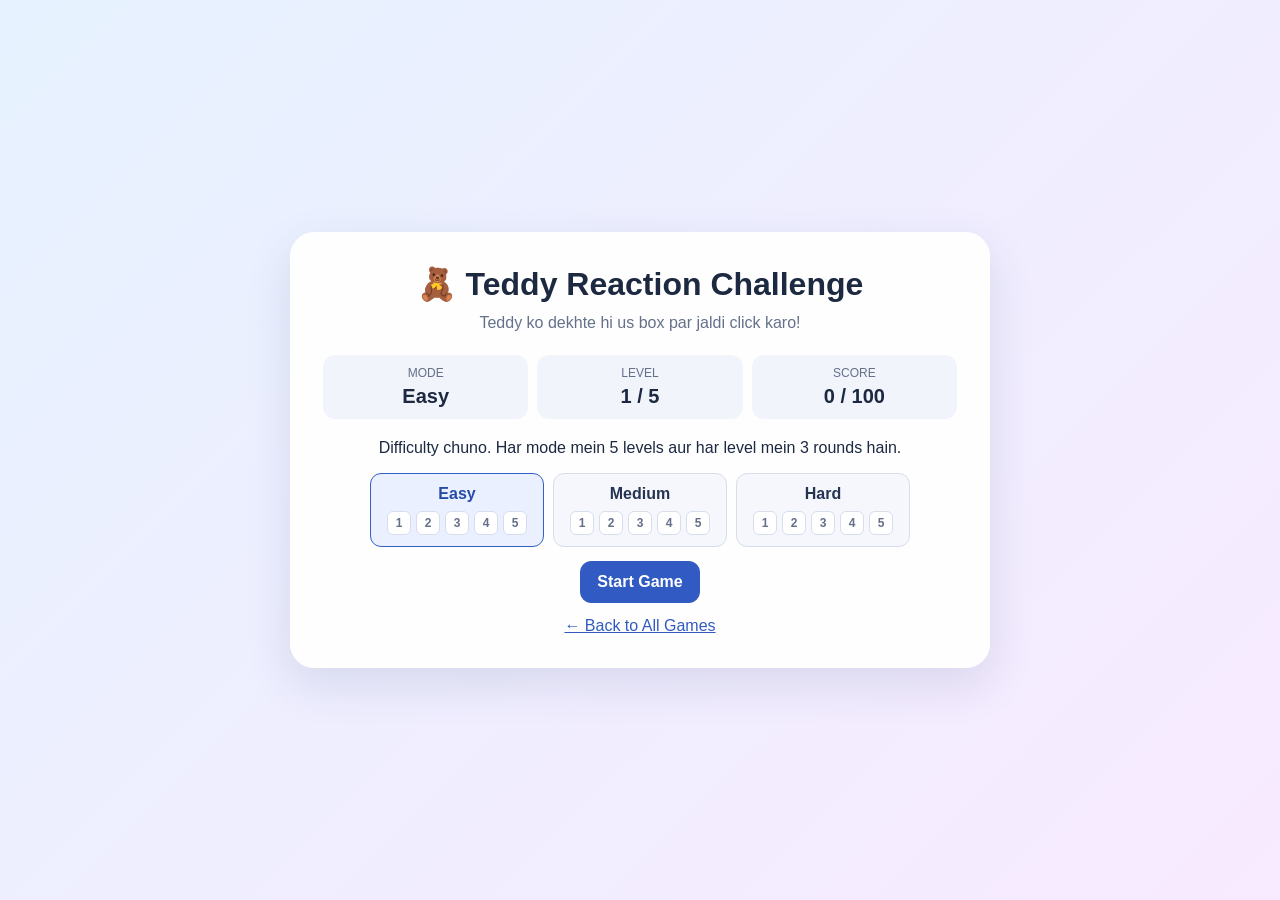
<file: Cognitive care prototype/games/reaction_time.html>
<!DOCTYPE html>
<html lang="en">
<head>
  <meta charset="UTF-8">
  <meta name="viewport" content="width=device-width, initial-scale=1.0">
  <title>Teddy Reaction Challenge</title>
  <script src="../JS/api.js"></script>

  <style>
    * { box-sizing: border-box; }

    body {
      margin: 0;
      min-height: 100vh;
      display: grid;
      place-items: center;
      padding: 18px;
      color: #1c2940;
      font-family: Arial, sans-serif;
      background: linear-gradient(135deg, #e6f2ff, #f8eaff);
    }

    .game {
      width: min(100%, 700px);
      padding: clamp(18px, 4vw, 32px);
      border: 1px solid white;
      border-radius: 24px;
      background: #ffffffed;
      box-shadow: 0 16px 45px #293d6820;
      text-align: center;
    }

    h1 { margin: 0 0 8px; }
    .subtitle { margin: 0; color: #65718a; line-height: 1.5; }
    .hidden { display: none !important; }

    .stats {
      display: grid;
      grid-template-columns: repeat(3, 1fr);
      gap: 9px;
      margin: 20px 0;
    }

    .stat {
      padding: 11px 6px;
      border-radius: 12px;
      background: #f1f4fb;
      color: #647089;
      font-size: 12px;
    }

    .stat strong {
      display: block;
      margin-top: 5px;
      color: #1c2940;
      font-size: 20px;
    }

    .mode-levels { display: flex; justify-content: center; flex-wrap: wrap; gap: 5px; margin-top: 8px; }
    .mode-levels span {
      min-width: 24px; height: 24px; display: grid; place-items: center;
      padding: 0 3px; border: 1px solid #d7deeb; border-radius: 6px;
      background: #fff; color: #647089; font-size: 12px; font-weight: 700;
    }

    .modes, .actions {
      display: flex;
      justify-content: center;
      flex-wrap: wrap;
      gap: 9px;
      margin-top: 14px;
    }

    button { font: inherit; cursor: pointer; }

    .mode, .action {
      padding: 11px 16px;
      border: 1px solid #d7deeb;
      border-radius: 11px;
      background: #f5f7fc;
      color: #253451;
      font-weight: bold;
    }

    .mode.selected {
      border-color: #345fc4;
      background: #eaf0ff;
      color: #244ba8;
    }

    .action.primary {
      border-color: #315bc2;
      background: #315bc2;
      color: white;
    }

    .action:disabled { opacity: .55; cursor: default; }

    .board {
      display: grid;
      grid-template-columns: repeat(2, minmax(100px, 180px));
      justify-content: center;
      gap: 14px;
      margin: 20px auto;
    }

    .box {
      aspect-ratio: 1;
      border: 3px solid #d9e1f0;
      border-radius: 20px;
      background: #eef2f9;
      font-size: clamp(42px, 10vw, 70px);
      transition: transform .12s, background .12s;
      touch-action: manipulation;
    }

    .box:active { transform: scale(.96); }
    .box.teddy { border-color: #f0b83f; background: #fff3c8; }
    .box:disabled { cursor: default; }

    #message {
      min-height: 28px;
      margin: 12px 0 0;
      font-weight: bold;
    }

    #saveStatus {
      min-height: 22px;
      color: #52617b;
      font-size: 13px;
    }

    a { display: inline-block; margin-top: 14px; color: #315bc2; }
  </style>
</head>

<body>
  <main class="game">
    <h1>🧸 Teddy Reaction Challenge</h1>
    <p class="subtitle">Teddy ko dekhte hi us box par jaldi click karo!</p>

    <div class="stats">
      <div class="stat">MODE<strong id="modeStat">Easy</strong></div>
      <div class="stat">LEVEL<strong id="levelStat">1 / 5</strong></div>
      <div class="stat">SCORE<strong id="scoreStat">0 / 100</strong></div>
    </div>

    <section id="home">
      <p>Difficulty chuno. Har mode mein 5 levels aur har level mein 3 rounds hain.</p>
      <div class="modes">
        <button class="mode selected" data-mode="easy" type="button">Easy<span class="mode-levels" aria-label="Easy mode levels 1 through 5"><span>1</span><span>2</span><span>3</span><span>4</span><span>5</span></span></button>
        <button class="mode" data-mode="medium" type="button">Medium<span class="mode-levels" aria-label="Medium mode levels 1 through 5"><span>1</span><span>2</span><span>3</span><span>4</span><span>5</span></span></button>
        <button class="mode" data-mode="hard" type="button">Hard<span class="mode-levels" aria-label="Hard mode levels 1 through 5"><span>1</span><span>2</span><span>3</span><span>4</span><span>5</span></span></button>
      </div>
      <div class="actions">
        <button class="action primary" id="startBtn" type="button">Start Game</button>
        <button class="action" id="resumeBtn" type="button" hidden>Continue saved game</button>
      </div>
    </section>

    <section id="play" class="hidden">
      <p id="instruction">Teddy aane ka wait karo…</p>
      <div class="board" id="board"></div>
      <p id="message" aria-live="polite">Ready?</p>
      <div class="actions">
        <button class="action" id="nextBtn" type="button" disabled>Next Teddy…</button>
      </div>
    </section>

    <section id="finished" class="hidden">
      <h2 id="finishedTitle">Mode complete!</h2>
      <p id="summary"></p>
      <p id="saveStatus" aria-live="polite"></p>
      <div class="actions">
        <button class="action primary" id="againBtn" type="button">Play Again</button>
        <button class="action" id="changeModeBtn" type="button">Change Mode</button>
      </div>
    </section>

    <a href="../games.html">← Back to All Games</a>
  </main>

  <script>
    "use strict";

    const modes = {
      easy: {
        name: "Easy",
        delays: [1300, 1150, 1000, 850, 700]
      },
      medium: {
        name: "Medium",
        delays: [1000, 850, 700, 550, 450]
      },
      hard: {
        name: "Hard",
        delays: [750, 600, 475, 375, 300]
      }
    };

    const ROUNDS_PER_LEVEL = 3;
    const LEVELS_PER_MODE = 5;
    const RESUME_KEY = "neurocare_resume_reaction_time";
    const TOTAL_ROUNDS = ROUNDS_PER_LEVEL * LEVELS_PER_MODE;
    let roundsPerRun = TOTAL_ROUNDS;

    const $ = id => document.getElementById(id);

    let selectedMode = "easy";
    let level = 1;
    let score = 0;
    let errors = 0;
    let round = 0;
    let roundStartedAt = 0;
    let waitTimer = null;
    let teddyTimer = null;
    let continueTimer = null;
    let state = "idle";
    let roundTimes = [];
    let levelSuccesses = 0;
    let levelErrors = 0;
    let levelReactionTimes = [];

    const board = $("board");

    for (let i = 0; i < 4; i++) {
      const box = document.createElement("button");
      box.className = "box";
      box.type = "button";
      box.setAttribute("aria-label", `Box ${i + 1}`);
      box.addEventListener("click", () => clickBox(i));
      board.appendChild(box);
    }

    const boxes = [...board.children];

    function updateStats() {
      $("modeStat").textContent = modes[selectedMode].name;
      $("levelStat").textContent = `${level} / ${LEVELS_PER_MODE}`;
      $("scoreStat").textContent = `${score} / 100`;
    }

    function clearTimers() {
      clearTimeout(waitTimer);
      clearTimeout(teddyTimer);
      clearTimeout(continueTimer);
      waitTimer = null;
      teddyTimer = null;
      continueTimer = null;
    }

    function saveResume() {
      localStorage.setItem(RESUME_KEY, JSON.stringify({
        mode: selectedMode, level, round, score, errors, roundTimes,
        levelSuccesses, levelErrors, levelReactionTimes
      }));
    }

    function chooseMode(mode) {
      selectedMode = mode;

      document.querySelectorAll(".mode").forEach(button => {
        button.classList.toggle("selected", button.dataset.mode === mode);
      });

      updateStats();
    }

    async function startGame() {
      clearTimers();
      localStorage.removeItem(RESUME_KEY);

      const assessmentRound = typeof isAssessmentGameRound === "function" && isAssessmentGameRound();
      if (assessmentRound) {
        chooseMode("easy");
        const requestedLevel = Number(new URLSearchParams(window.location.search).get("level"));
        level = Math.min(LEVELS_PER_MODE, Math.max(1,
          Number.isInteger(requestedLevel) && requestedLevel > 0
            ? requestedLevel : 1 + Math.floor(Math.random() * LEVELS_PER_MODE)));
      } else {
        const recommendation = await getRecommendedGameLevel("reaction_time");
        if (recommendation) {
          chooseMode(recommendation.recommended_mode);
          level = Math.min(recommendation.recommended_level, LEVELS_PER_MODE);
        } else {
          level = 1;
        }
      }
      roundsPerRun = assessmentRound
        ? ROUNDS_PER_LEVEL
        : ROUNDS_PER_LEVEL * (LEVELS_PER_MODE - level + 1);
      score = 0;
      errors = 0;
      round = 0;
      roundTimes = [];
      levelSuccesses = 0;
      levelErrors = 0;
      levelReactionTimes = [];
      state = "idle";

      $("home").classList.add("hidden");
      $("finished").classList.add("hidden");
      $("play").classList.remove("hidden");

      updateStats();
      startRound();
    }

    function resumeGame() {
      let saved;
      try { saved = JSON.parse(localStorage.getItem(RESUME_KEY) || "null"); } catch { saved = null; }
      if (!saved || !modes[saved.mode]) return;
      clearTimers();
      chooseMode(saved.mode);
      level = Math.max(1, Math.min(LEVELS_PER_MODE, Number(saved.level) || 1));
      roundsPerRun = ROUNDS_PER_LEVEL * (LEVELS_PER_MODE - level + 1);
      round = Math.max(0, Math.min(roundsPerRun - 1, Number(saved.round) || 0));
      score = Math.max(0, Math.min(100, Number(saved.score) || 0));
      errors = Number(saved.errors) || 0;
      roundTimes = Array.isArray(saved.roundTimes) ? saved.roundTimes : [];
      levelSuccesses = Number(saved.levelSuccesses) || 0;
      levelErrors = Number(saved.levelErrors) || 0;
      levelReactionTimes = Array.isArray(saved.levelReactionTimes) ? saved.levelReactionTimes : [];
      state = "idle";
      $("home").classList.add("hidden");
      $("finished").classList.add("hidden");
      $("play").classList.remove("hidden");
      updateStats();
      startRound();
    }

    function startRound() {
      clearTimers();
      saveResume();

      boxes.forEach(box => {
        box.disabled = true;
        box.textContent = "❔";
        box.classList.remove("teddy");
      });

      state = "waiting";
      $("nextBtn").disabled = true;
      $("instruction").textContent = `Level ${level}: teddy kahaan se aayega?`;
      $("message").textContent = `Round ${round + 1} of ${ROUNDS_PER_LEVEL} — dhyan se dekho…`;

      const delay = modes[selectedMode].delays[level - 1];

      waitTimer = setTimeout(() => {
        if (state !== "waiting") return;

        const teddyIndex = Math.floor(Math.random() * boxes.length);
        boxes[teddyIndex].textContent = "🧸";
        boxes[teddyIndex].classList.add("teddy");
        boxes.forEach(box => box.disabled = false);

        state = "visible";
        roundStartedAt = performance.now();

        teddyTimer = setTimeout(() => {
          if (state !== "visible") return;

          errors++;
          levelErrors++;
          finishRound("Teddy chala gaya! Agla teddy aa raha hai.");
        }, Math.max(900, delay + 700));
      }, 500 + Math.random() * 900);
    }

    function clickBox(index) {
      if (state !== "visible") return;

      const teddyIndex = boxes.findIndex(box => box.textContent === "🧸");

      if (index === teddyIndex) {
        const reactionMs = Math.round(performance.now() - roundStartedAt);
        roundTimes.push(reactionMs);
        levelReactionTimes.push(reactionMs);
        levelSuccesses++;

        // Each successful teddy catch adds 10 points; score stays between 0 and 100.
        score = Math.min(100, Math.max(0, score + 10));

        finishRound(`Sahi! +10 points · Reaction time: ${reactionMs} ms ⚡`);
      } else {
        errors++;
        levelErrors++;
        finishRound("Galat box! Agla teddy aa raha hai.");
      }

      updateStats();
    }

    function finishRound(message) {
      clearTimeout(teddyTimer);
      teddyTimer = null;
      state = "result";

      boxes.forEach(box => {
        box.disabled = true;
      });

      $("message").textContent = message;
      round++;
      saveResume();

      $("nextBtn").disabled = true;
      $("nextBtn").textContent =
        round >= ROUNDS_PER_LEVEL && level < LEVELS_PER_MODE
          ? "Next Level…"
          : round >= roundsPerRun
            ? "Finishing…"
            : "Next Teddy…";

      if (round >= roundsPerRun) {
        void finishMode();
      } else if (round % ROUNDS_PER_LEVEL === 0) {
        void showReactionLevelResult();
      } else {
        continueTimer = setTimeout(startRound, 900);
      }
    }

    async function showReactionLevelResult() {
      const accuracy = Math.round((levelSuccesses / ROUNDS_PER_LEVEL) * 100);
      const averageMs = levelReactionTimes.length
        ? Math.round(levelReactionTimes.reduce((sum, time) => sum + time, 0) / levelReactionTimes.length)
        : 0;
      if (level < LEVELS_PER_MODE) {
        localStorage.setItem(RESUME_KEY, JSON.stringify({
          mode: selectedMode,
          level: level + 1,
          round,
          score,
          errors,
          roundTimes,
          levelSuccesses: 0,
          levelErrors: 0,
          levelReactionTimes: []
        }));
      }
      await showGamePerformancePopup({
        title: `Level ${level} complete`,
        message: "Here is your teddy-catching performance for this level.",
        stats: {
          Mode: modes[selectedMode].name,
          Score: `${levelSuccesses * 10} / 30`,
          Accuracy: `${accuracy}%`,
          "Successful catches": `${levelSuccesses} / ${ROUNDS_PER_LEVEL}`,
          "Missed or wrong": levelErrors,
          "Average reaction": averageMs ? `${averageMs} ms` : "—"
        },
        buttonLabel: "Continue to next level"
      });
      level++;
      levelSuccesses = 0;
      levelErrors = 0;
      levelReactionTimes = [];
      updateStats();
      startRound();
    }

    async function finishMode() {
      clearTimers();
      localStorage.removeItem(RESUME_KEY);
      state = "finished";

      $("play").classList.add("hidden");
      $("finished").classList.remove("hidden");

      const successfulRounds = roundTimes.length;
      const accuracy = Math.round((successfulRounds / roundsPerRun) * 100);
      const averageReactionMs = successfulRounds
        ? Math.round(
            roundTimes.reduce((sum, time) => sum + time, 0) / successfulRounds
          )
        : 0;

      // Keep the value sent to the backend inside its 0–100 range.
      const backendScore = Math.max(0, Math.min(100, score));
      let savedResult = null;

      $("finishedTitle").textContent =
        `${modes[selectedMode].name} Mode Complete!`;

      $("summary").textContent =
        `Score: ${backendScore}/100 · Successful catches: ${successfulRounds}/${roundsPerRun} · Accuracy: ${accuracy}% · Average reaction: ${averageReactionMs} ms`;

      $("saveStatus").textContent = "Saving result…";

      if (typeof saveGameResultToBackend !== "function") {
        $("saveStatus").textContent =
          "Backend helper not found. Check the ../JS/api.js path.";
        return;
      }

      try {
        savedResult = await saveGameResultToBackend({
          game_name: "reaction_time",
          mode: selectedMode,
          level,
          max_level: LEVELS_PER_MODE,
          score: backendScore,
          accuracy: Math.max(0, Math.min(100, accuracy)),
          completion_time_seconds: Math.max(
            0.1,
            (roundTimes.reduce((sum, time) => sum + time, 0) +
              errors * 1000) / 1000
          ),
          errors: Math.max(0, errors)
        });

        $("saveStatus").textContent = savedResult
          ? `Result saved. Recommended next: ${savedResult.level_recommendation.recommended_mode} mode, level ${savedResult.level_recommendation.recommended_level}. ${savedResult.level_recommendation.reason}`
          : "The backend rejected the result. Check the browser console and backend terminal.";
      } catch (error) {
        console.error("Could not save reaction game result:", error);
        $("saveStatus").textContent =
          "Could not save. Log in and make sure the backend is running.";
      }

      if (typeof finishAssessmentGame === "function" && finishAssessmentGame("reaction_time", accuracy)) return;

      const recommendation = savedResult?.level_recommendation;
      await showGamePerformancePopup({
        title: `${modes[selectedMode].name} complete`,
        message: recommendation?.reason || "Here is your overall reaction-time performance.",
        stats: {
          Score: `${backendScore} / 100`,
          Accuracy: `${accuracy}%`,
          "Successful catches": `${successfulRounds} / ${roundsPerRun}`,
          "Last level catches": `${levelSuccesses} / ${ROUNDS_PER_LEVEL}`,
          "Last level accuracy": `${Math.round((levelSuccesses / ROUNDS_PER_LEVEL) * 100)}%`,
          "Last level misses": levelErrors,
          "Average reaction": averageReactionMs ? `${averageReactionMs} ms` : "—",
          ...(recommendation ? { "AI's next suggestion": `${recommendation.recommended_mode}, level ${recommendation.recommended_level}` } : {})
        },
        buttonLabel: "Back to game menu"
      });
      $("finished").classList.add("hidden");
      $("home").classList.remove("hidden");
      $("resumeBtn").hidden = !localStorage.getItem(RESUME_KEY);
    }

    document.querySelectorAll(".mode").forEach(button => {
      button.addEventListener("click", () => chooseMode(button.dataset.mode));
    });

    $("startBtn").addEventListener("click", startGame);
    $("resumeBtn").addEventListener("click", resumeGame);
    $("nextBtn").addEventListener("click", () => {
      // Rounds advance automatically; this button is intentionally inactive.
    });
    $("againBtn").addEventListener("click", startGame);

    $("changeModeBtn").addEventListener("click", () => {
      $("finished").classList.add("hidden");
      $("home").classList.remove("hidden");
      level = 1;
      round = 0;
      updateStats();
    });

    updateStats();
    $("resumeBtn").hidden = !localStorage.getItem(RESUME_KEY);
  </script>
</body>
</html>
</file>
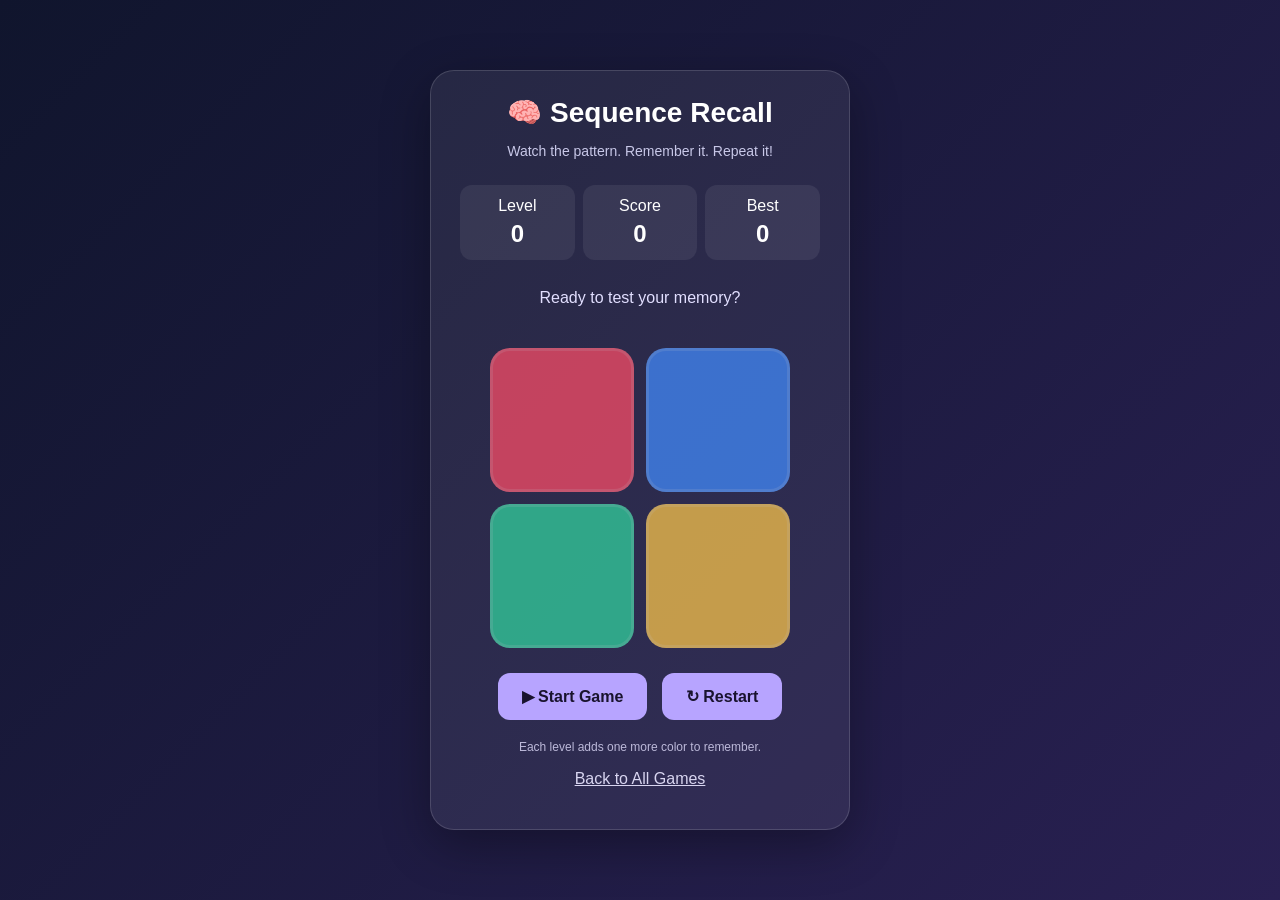
<file: Cognitive care prototype/games/sequence.html>
<!DOCTYPE html>
<html lang="en">
<head>
  <meta charset="UTF-8">
  <meta name="viewport" content="width=device-width, initial-scale=1.0">
  <title>Sequence Recall Game</title>
  <script src="../JS/api.js"></script>

  <style>
    * {
      box-sizing: border-box;
    }

    body {
      margin: 0;
      min-height: 100vh;
      display: grid;
      place-items: center;
      font-family: Arial, sans-serif;
      color: white;
      background: linear-gradient(135deg, #10152d, #292052);
      padding: 20px;
    }

    .game {
      width: min(100%, 420px);
      text-align: center;
      padding: 25px;
      border-radius: 24px;
      background: #ffffff12;
      border: 1px solid #ffffff25;
      box-shadow: 0 15px 50px #0005;
    }

    h1 {
      margin: 0 0 8px;
      font-size: 28px;
    }

    .subtitle {
      color: #c8c8e8;
      font-size: 14px;
    }

    .stats {
      display: flex;
      justify-content: space-around;
      margin: 22px 0;
    }

    .stat {
      background: #ffffff12;
      padding: 12px;
      border-radius: 12px;
      flex: 1;
      margin: 4px;
    }

    .stat strong {
      display: block;
      font-size: 24px;
      margin-top: 5px;
    }

    #message {
      min-height: 42px;
      line-height: 1.5;
      color: #e2dfff;
    }

    .board {
      display: grid;
      grid-template-columns: 1fr 1fr;
      gap: 12px;
      max-width: 300px;
      margin: 20px auto;
    }

    .pad {
      aspect-ratio: 1;
      border: 3px solid #ffffff25;
      border-radius: 20px;
      opacity: 0.72;
      cursor: pointer;
      transition: transform 0.12s, opacity 0.12s, filter 0.12s;
      touch-action: manipulation;
    }

    .pad:active {
      transform: scale(0.96);
    }

    .pad.lit {
      opacity: 1;
      filter: brightness(1.7);
      transform: scale(0.96);
    }

    .red {
      background: #ff4d68;
    }

    .blue {
      background: #438cff;
    }

    .green {
      background: #32d6a0;
    }

    .yellow {
      background: #ffc84a;
    }

    button.action {
      border: 0;
      padding: 14px 24px;
      border-radius: 12px;
      background: #b7a4ff;
      color: #19132e;
      font-weight: bold;
      font-size: 16px;
      cursor: pointer;
      margin: 5px;
    }

    button.action:disabled {
      opacity: 0.5;
      cursor: default;
    }

    .note {
      font-size: 12px;
      color: #bcb9d9;
      margin-top: 15px;
    }

    a {
      color: #d8d5f0;
    }
  </style>
</head>

<body>
  <main class="game">
    <h1>🧠 Sequence Recall</h1>
    <p class="subtitle">Watch the pattern. Remember it. Repeat it!</p>

    <div class="stats">
      <div class="stat">Level<strong id="level">0</strong></div>
      <div class="stat">Score<strong id="score">0</strong></div>
      <div class="stat">Best<strong id="best">0</strong></div>
    </div>

    <p id="message" aria-live="polite">Ready to test your memory?</p>

    <div class="board">
      <button class="pad red" data-id="0" aria-label="Red"></button>
      <button class="pad blue" data-id="1" aria-label="Blue"></button>
      <button class="pad green" data-id="2" aria-label="Green"></button>
      <button class="pad yellow" data-id="3" aria-label="Yellow"></button>
    </div>

    <button class="action" id="start">▶ Start Game</button>
    <button class="action" id="resume">Continue saved game</button>
    <button class="action" id="reset">↻ Restart</button>

    <p class="note">Each level adds one more color to remember.</p>
    <p><a href="../games.html">Back to All Games</a></p>
  </main>

  <script>
    const pads = [...document.querySelectorAll(".pad")];
    const message = document.querySelector("#message");
    const levelEl = document.querySelector("#level");
    const scoreEl = document.querySelector("#score");
    const bestEl = document.querySelector("#best");
    const startBtn = document.querySelector("#start");

    let sequence = [];
    let position = 0;
    let level = 0;
    let score = 0;
    let best = 0;
    let playing = false;
    let accepting = false;
    let roundToken = 0;
    let totalInputs = 0;
    let correctInputs = 0;
    let startedAt = 0;
    const RESUME_KEY = "neurocare_resume_sequence_recall";

    function updateStats() {
      levelEl.textContent = level;
      scoreEl.textContent = score;
      bestEl.textContent = best;
    }

    function saveResume() {
      localStorage.setItem(RESUME_KEY, JSON.stringify({ level, score, best, sequence, totalInputs, correctInputs }));
    }

    function sleep(ms) {
      return new Promise(resolve => setTimeout(resolve, ms));
    }

    async function flash(id, duration = 400) {
      const pad = pads[id];
      pad.classList.add("lit");
      await sleep(duration);
      pad.classList.remove("lit");
    }

    async function showSequence(token) {
      accepting = false;
      message.textContent = "Watch carefully... 👀";
      await sleep(500);

      for (const id of sequence) {
        if (token !== roundToken || !playing) return;

        await flash(id, Math.max(220, 450 - level * 12));
        await sleep(160);
      }

      if (token !== roundToken || !playing) return;

      position = 0;
      accepting = true;
      message.textContent = "Your turn! Repeat the sequence.";
    }

    async function nextRound() {
      level++;
      if (typeof isAssessmentGameRound === "function" && isAssessmentGameRound()) {
        const requestedLength = Number(new URLSearchParams(window.location.search).get("level"));
        const length = Math.min(10, Math.max(1,
          Number.isInteger(requestedLength) && requestedLength > 0
            ? requestedLength : 1 + Math.floor(Math.random() * 10)));
        sequence = Array.from({ length }, () => Math.floor(Math.random() * 4));
        level = length;
      } else {
        sequence.push(Math.floor(Math.random() * 4));
      }
      saveResume();
      updateStats();
      await showSequence(roundToken);
    }

    async function gameOver() {
      playing = false;
      accepting = false;
      roundToken++;
      localStorage.removeItem(RESUME_KEY);

      const accuracy = totalInputs
        ? Math.round((correctInputs / totalInputs) * 100)
        : 0;

      if (typeof finishAssessmentGame === "function" && isAssessmentGameRound()) {
        const elapsed = Math.max((performance.now() - startedAt) / 1000, 0.1);
        await saveGameResultToBackend({
          game_name: "sequence_recall",
          mode: "easy",
          level: Math.max(1, level),
          max_level: 1000,
          score: accuracy,
          accuracy,
          completion_time_seconds: elapsed,
          errors: Math.max(1, totalInputs - correctInputs)
        });
        finishAssessmentGame("sequence_recall", accuracy);
        return;
      }

      const elapsedSeconds = Math.max(
        (performance.now() - startedAt) / 1000,
        0.1
      );

      message.textContent = `Game over! Final score: ${score}. Try again!`;
      startBtn.disabled = false;
      startBtn.textContent = "▶ Play Again";
      updateStats();

      const saved = await saveGameResultToBackend({
        game_name: "sequence_recall",
        mode: "easy",
        level: Math.max(1, level),
        max_level: 1000,
        score: accuracy,
        accuracy: accuracy,
        completion_time_seconds: elapsedSeconds,
        errors: Math.max(0, totalInputs - correctInputs)
      });
      if (saved?.level_recommendation) {
        const next = saved.level_recommendation;
        message.textContent += ` Recommended next: level ${next.recommended_level}. ${next.reason}`;
      }
      await showGamePerformancePopup({
        title: "Sequence Recall complete",
        message: saved?.level_recommendation?.reason || "Here is your performance for this game.",
        stats: {
          Score: score,
          "Highest level reached": Math.max(0, level - 1),
          Accuracy: `${accuracy}%`,
          "Correct inputs": correctInputs,
          "Incorrect inputs": Math.max(0, totalInputs - correctInputs),
          ...(saved?.level_recommendation ? {
            "AI's next suggestion": `Level ${saved.level_recommendation.recommended_level}`
          } : {})
        },
        buttonLabel: "Play again"
      });
      await startGame();
    }

    async function startGame() {
      localStorage.removeItem(RESUME_KEY);
      resumeBtn.hidden = true;
      const assessmentRound = typeof isAssessmentGameRound === "function" && isAssessmentGameRound();
      const recommendation = assessmentRound ? null : await getRecommendedGameLevel("sequence_recall");
      roundToken++;
      sequence = [];
      position = 0;
      if (assessmentRound) {
        const requestedLength = Number(new URLSearchParams(window.location.search).get("level"));
        level = Math.min(10, Math.max(0,
          (Number.isInteger(requestedLength) && requestedLength > 0
            ? requestedLength : 1 + Math.floor(Math.random() * 10)) - 1));
      } else {
        level = recommendation ? recommendation.recommended_level - 1 : 0;
      }
      score = 0;
      totalInputs = 0;
      correctInputs = 0;
      startedAt = performance.now();
      playing = true;
      accepting = false;

      startBtn.disabled = true;
      startBtn.textContent = "Game Running...";
      updateStats();

      await nextRound();
    }

    async function resumeGame() {
      let saved;
      try { saved = JSON.parse(localStorage.getItem(RESUME_KEY) || "null"); } catch { saved = null; }
      if (!saved || !Array.isArray(saved.sequence) || !saved.sequence.length) return;
      resumeBtn.hidden = true;
      roundToken++;
      sequence = saved.sequence;
      level = Math.max(1, Number(saved.level) || sequence.length);
      score = Math.max(0, Number(saved.score) || 0);
      best = Math.max(score, Number(saved.best) || 0);
      position = 0;
      totalInputs = Math.max(0, Number(saved.totalInputs) || 0);
      correctInputs = Math.max(0, Number(saved.correctInputs) || 0);
      startedAt = performance.now();
      playing = true;
      accepting = false;
      startBtn.disabled = true;
      startBtn.textContent = "Game Running...";
      updateStats();
      await showSequence(roundToken);
    }

    pads.forEach(pad => {
      pad.addEventListener("click", async () => {
        if (!playing || !accepting) return;

        const id = Number(pad.dataset.id);
        const token = roundToken;

        accepting = false;
        await flash(id, 140);

        if (token !== roundToken || !playing) return;

        totalInputs++;

        if (id !== sequence[position]) {
          gameOver();
          return;
        }

        correctInputs++;
        position++;
        score++;
        best = Math.max(best, score);
        saveResume();
        updateStats();

        if (position === sequence.length) {
          message.textContent = `Level ${level} complete!`;
          if (typeof finishAssessmentGame === "function" && isAssessmentGameRound()) {
            playing = false;
            accepting = false;
            roundToken++;
            localStorage.removeItem(RESUME_KEY);
            const accuracy = totalInputs ? Math.round((correctInputs / totalInputs) * 100) : 0;
            await saveGameResultToBackend({
              game_name: "sequence_recall",
              mode: "easy",
              level: Math.max(1, level),
              max_level: 1000,
              score: accuracy,
              accuracy,
              completion_time_seconds: Math.max((performance.now() - startedAt) / 1000, 0.1),
              errors: Math.max(0, totalInputs - correctInputs)
            });
            finishAssessmentGame("sequence_recall", accuracy);
            return;
          }
          await showGamePerformancePopup({
            title: `Level ${level} complete`,
            message: "You repeated the full colour sequence correctly.",
            stats: {
              Result: "Correct",
              "Sequence length": sequence.length,
              Score: score,
              "Best score": best
            },
            buttonLabel: "Next level"
          });

          if (token === roundToken && playing) {
            await nextRound();
          }
        } else {
          accepting = true;
          message.textContent =
            `Correct! ${sequence.length - position} left.`;
        }
      });
    });

    startBtn.addEventListener("click", startGame);
    const resumeBtn = document.querySelector("#resume");
    resumeBtn.hidden = !localStorage.getItem(RESUME_KEY);
    resumeBtn.addEventListener("click", resumeGame);

    document.querySelector("#reset").addEventListener("click", () => {
      roundToken++;
      playing = false;
      accepting = false;
      sequence = [];
      position = 0;
      level = 0;
      score = 0;
      totalInputs = 0;
      correctInputs = 0;
      localStorage.removeItem(RESUME_KEY);

      updateStats();
      message.textContent = "Game reset. Ready for a new challenge?";
      startBtn.disabled = false;
      startBtn.textContent = "▶ Start Game";
      pads.forEach(pad => pad.classList.remove("lit"));
      resumeBtn.hidden = true;
    });
  </script>
</body>
</html>
</file>
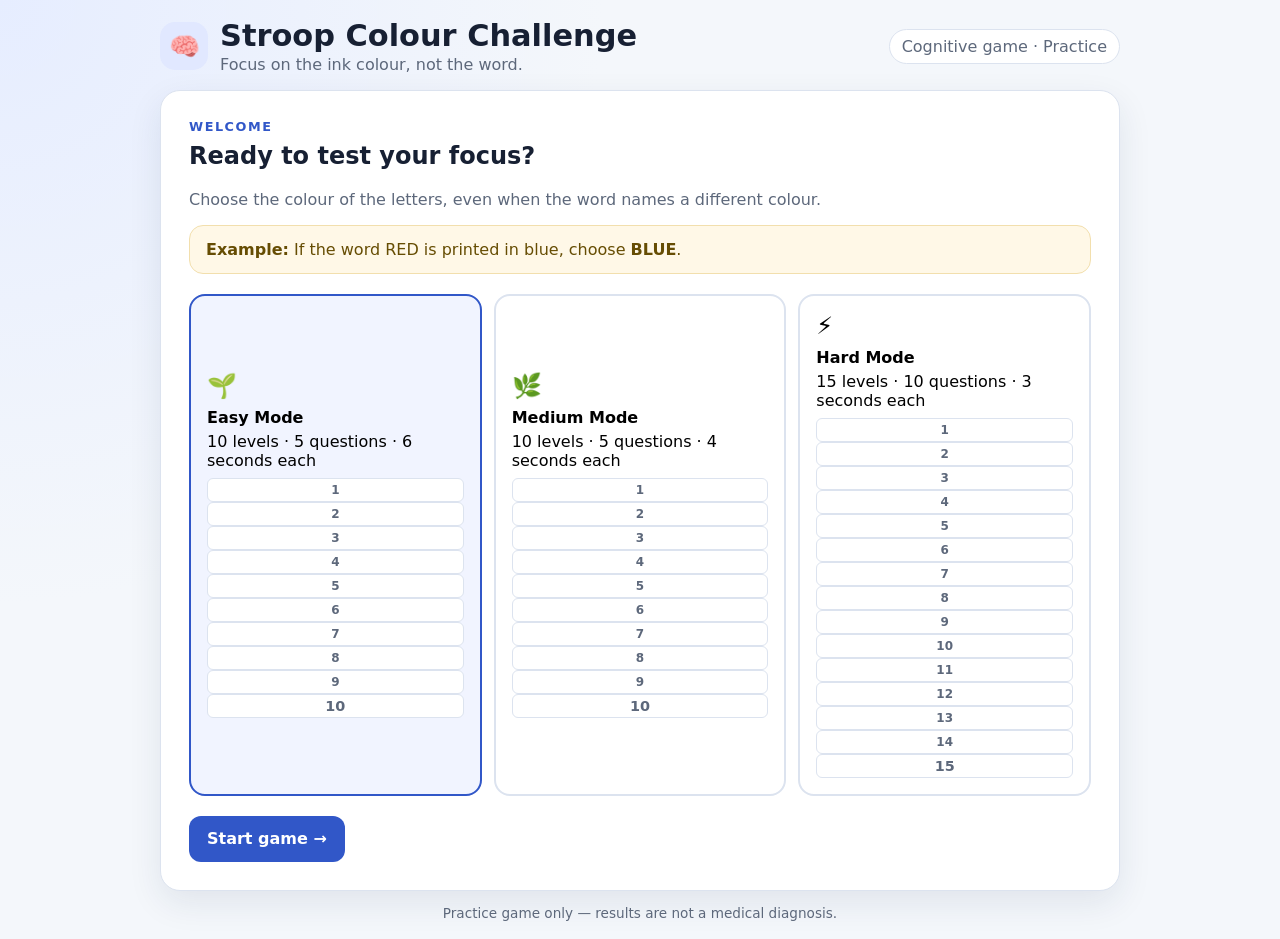
<file: Cognitive care prototype/games/stroop_game.html>
<!DOCTYPE html>
<html lang="en">
<head>
  <meta charset="UTF-8">
  <meta name="viewport" content="width=device-width, initial-scale=1.0">
  <title>Stroop Colour Challenge</title>

  <!-- Load the backend helper before the game code. -->
  <script src="../JS/api.js"></script>

  <style>
    * { box-sizing: border-box; }

    :root {
      font-family: system-ui, "Segoe UI", Arial, sans-serif;
      color: #172033;
      background: #f4f7fb;
    }

    body {
      margin: 0;
      min-height: 100vh;
      background: radial-gradient(circle at top left, #e6edff, transparent 38%), #f4f7fb;
    }

    button { font: inherit; cursor: pointer; }

    .app {
      width: min(960px, calc(100% - 24px));
      min-height: 100vh;
      margin: auto;
      padding: 18px 0;
      display: flex;
      flex-direction: column;
    }

    header {
      display: flex;
      align-items: center;
      justify-content: space-between;
      gap: 16px;
      margin-bottom: 16px;
    }

    .brand { display: flex; align-items: center; gap: 12px; }
    .brand-icon {
      display: grid;
      place-items: center;
      width: 48px;
      height: 48px;
      border-radius: 15px;
      background: #e1e8ff;
      font-size: 25px;
    }

    h1, h2, p { margin-top: 0; }
    h1 { margin-bottom: 2px; font-size: clamp(1.4rem, 4vw, 1.9rem); }
    .subtitle, .muted { color: #5d687b; }
    .subtitle { margin: 0; }

    .tag {
      padding: 7px 12px;
      border: 1px solid #dce3ef;
      border-radius: 999px;
      background: white;
      color: #5d687b;
      white-space: nowrap;
    }

    .panel {
      padding: clamp(16px, 3vw, 28px);
      border: 1px solid #dce3ef;
      border-radius: 20px;
      background: white;
      box-shadow: 0 12px 34px #192a4b17;
    }

    .screen { display: none; }
    .screen.active { display: block; }
    .eyebrow {
      margin-bottom: 8px;
      color: #3157c8;
      font-size: .8rem;
      font-weight: 800;
      letter-spacing: .12em;
      text-transform: uppercase;
    }

    .intro { color: #5d687b; max-width: 700px; }
    .rule-box {
      padding: 14px 16px;
      border: 1px solid #f2dfad;
      border-radius: 14px;
      background: #fff8e7;
      color: #664d03;
    }

    .mode-grid {
      display: grid;
      grid-template-columns: repeat(3, minmax(0, 1fr));
      gap: 12px;
      margin: 20px 0;
    }

    .mode-card {
      min-height: 130px;
      padding: 16px;
      border: 2px solid #dce3ef;
      border-radius: 16px;
      background: white;
      text-align: left;
    }

    .mode-card.selected { border-color: #3157c8; background: #f1f4ff; }
    .mode-card strong, .mode-card span { display: block; }
    .mode-card strong { margin: 8px 0 5px; }
    .mode-card span:last-child { color: #5d687b; font-size: .9rem; }
    .mode-emoji { font-size: 24px; }

    .primary, .secondary, .quiet {
      min-height: 46px;
      padding: 11px 18px;
      border: 0;
      border-radius: 12px;
      font-weight: 750;
    }

    .primary { background: #3157c8; color: white; }
    .primary:hover { background: #2443a3; }
    .secondary { background: #e9edfa; color: #203d9b; }
    .quiet { border: 1px solid #dce3ef; background: white; color: #5d687b; }
    .primary:disabled { opacity: .5; cursor: not-allowed; }

    .action-row { display: flex; flex-wrap: wrap; gap: 10px; margin-top: 16px; }
    .level-heading { display: flex; justify-content: space-between; gap: 12px; }
    .level-heading p { margin-bottom: 0; }
    .mode-levels { display: flex; flex-wrap: wrap; gap: 5px; margin-top: 8px; }
    .mode-levels span {
      min-width: 24px; height: 24px; display: grid; place-items: center;
      padding: 0 3px; border: 1px solid #dce3ef; border-radius: 6px;
      background: #fff; color: #5d687b; font-size: .75rem; font-weight: 750;
    }
    .stats-row { display: grid; grid-template-columns: repeat(3, 1fr); gap: 8px; margin: 14px 0; }
    .stat, .result-card {
      padding: 12px;
      border: 1px solid #dce3ef;
      border-radius: 12px;
      text-align: center;
      background: #f8faff;
    }
    .stat small, .result-card span { display: block; color: #5d687b; }
    .stat strong { font-size: 1.15rem; }

    .progress-track {
      height: 10px;
      margin: 12px 0 18px;
      overflow: hidden;
      border-radius: 99px;
      background: #e9edf5;
    }

    .progress-fill {
      width: 0;
      height: 100%;
      background: linear-gradient(90deg, #3157c8, #6b8bff);
      transition: width .2s;
    }

    .question-box {
      padding: 18px 12px;
      border: 1px solid #e5eaf7;
      border-radius: 18px;
      background: #f8faff;
      text-align: center;
    }

    .instruction { margin-bottom: 8px; font-weight: 700; }
    #stimulus { margin: 8px 0; font-size: clamp(2.5rem, 10vw, 5rem); font-weight: 900; }
    .question-hint, #roundNote { color: #5d687b; }
    .timer-display { font-weight: 800; color: #203d9b; }
    .timer-display.urgent { color: #b42318; }

    .answer-grid {
      display: grid;
      grid-template-columns: repeat(4, 1fr);
      gap: 10px;
      margin-top: 12px;
    }

    .answer-btn {
      min-height: 52px;
      border: 2px solid #dce3ef;
      border-radius: 12px;
      background: white;
      font-weight: 800;
    }

    .answer-btn:hover { border-color: #3157c8; background: #eef2ff; }
    .answer-btn:disabled { opacity: .65; cursor: default; }
    .feedback { min-height: 25px; margin: 10px 0; font-weight: 800; text-align: center; }
    .feedback.good { color: #16794b; }
    .feedback.bad { color: #b42318; }
    .round-bottom { display: flex; align-items: center; justify-content: space-between; gap: 10px; }
    .small-note { color: #5d687b; font-size: .9rem; }

    .result-grid { display: grid; grid-template-columns: repeat(2, 1fr); gap: 10px; margin: 18px 0; }
    .result-card { text-align: left; }
    .result-card strong { display: block; margin-top: 4px; font-size: 1.4rem; }
    footer { margin-top: auto; padding-top: 14px; color: #5d687b; text-align: center; font-size: .85rem; }

    @media (max-width: 700px) {
      .mode-grid { grid-template-columns: 1fr; }
      .mode-card { min-height: auto; }
    }

    @media (max-width: 500px) {
      header { align-items: flex-start; }
      .tag { display: none; }
      .answer-grid { grid-template-columns: repeat(2, 1fr); }
      .round-bottom { align-items: stretch; flex-direction: column; }
      .result-grid { grid-template-columns: 1fr 1fr; }
    }
  </style>
</head>

<body>
  <main class="app">
    <header>
      <div class="brand">
        <div class="brand-icon" aria-hidden="true">🧠</div>
        <div>
          <h1>Stroop Colour Challenge</h1>
          <p class="subtitle">Focus on the ink colour, not the word.</p>
        </div>
      </div>
      <div class="tag">Cognitive game · Practice</div>
    </header>

    <section id="homeScreen" class="screen active panel">
      <p class="eyebrow">Welcome</p>
      <h2>Ready to test your focus?</h2>
      <p class="intro">
        Choose the colour of the letters, even when the word names a different colour.
      </p>
      <div class="rule-box">
        <strong>Example:</strong> If the word RED is printed in blue, choose <strong>BLUE</strong>.
      </div>

      <div class="mode-grid">
        <button class="mode-card selected" id="easyModeBtn" type="button">
          <span class="mode-emoji">🌱</span>
          <strong>Easy Mode</strong>
          <span>10 levels · 5 questions · 6 seconds each</span>
          <span class="mode-levels" aria-label="Easy mode levels 1 through 10"><span>1</span><span>2</span><span>3</span><span>4</span><span>5</span><span>6</span><span>7</span><span>8</span><span>9</span><span>10</span></span>
        </button>
        <button class="mode-card" id="mediumModeBtn" type="button">
          <span class="mode-emoji">🌿</span>
          <strong>Medium Mode</strong>
          <span>10 levels · 5 questions · 4 seconds each</span>
          <span class="mode-levels" aria-label="Medium mode levels 1 through 10"><span>1</span><span>2</span><span>3</span><span>4</span><span>5</span><span>6</span><span>7</span><span>8</span><span>9</span><span>10</span></span>
        </button>
        <button class="mode-card" id="hardModeBtn" type="button">
          <span class="mode-emoji">⚡</span>
          <strong>Hard Mode</strong>
          <span>15 levels · 10 questions · 3 seconds each</span>
          <span class="mode-levels" aria-label="Hard mode levels 1 through 15"><span>1</span><span>2</span><span>3</span><span>4</span><span>5</span><span>6</span><span>7</span><span>8</span><span>9</span><span>10</span><span>11</span><span>12</span><span>13</span><span>14</span><span>15</span></span>
        </button>
      </div>

      <button class="primary" id="startBtn" type="button">Start game →</button>
      <button class="quiet" id="resumeBtn" type="button" hidden>Continue from saved level</button>
    </section>

    <section id="gameScreen" class="screen panel">
      <div class="level-heading">
        <div>
          <p class="eyebrow" id="gameModeLabel">Easy Mode</p>
          <h2 id="gameTitle">Level 1</h2>
          <p class="muted" id="levelSubtitle"></p>
        </div>
        <button class="quiet" id="quitBtn" type="button">Exit level</button>
      </div>


      <div class="stats-row">
        <div class="stat"><small>Question</small><strong id="questionCount"></strong></div>
        <div class="stat"><small>Score</small><strong id="liveScore">0</strong></div>
        <div class="stat"><small>Accuracy</small><strong id="liveAccuracy">—</strong></div>
      </div>

      <div class="progress-track"><div id="progressFill" class="progress-fill"></div></div>

      <div class="question-box">
        <p class="instruction">Which colour are the letters?</p>
        <div id="stimulus" aria-live="polite">BLUE</div>
        <p class="question-hint">Ignore what the word says. Look at its colour.</p>
        <p id="timerDisplay" class="timer-display">Time left: 6 seconds</p>
      </div>

      <div id="answerGrid" class="answer-grid"></div>
      <p id="feedback" class="feedback" aria-live="polite"></p>

      <div class="round-bottom">
        <p id="roundNote" class="small-note">Answer before the timer runs out.</p>
        <button class="primary" id="nextBtn" type="button" disabled>Next question →</button>
      </div>
    </section>

    <section id="resultScreen" class="screen panel">
      <p class="eyebrow" id="resultEyebrow">Level complete</p>
      <h2 id="resultTitle">Nice work!</h2>
      <p id="resultMessage" class="intro">Here is how you did in this round.</p>

      <div class="result-grid">
        <div class="result-card"><span>Score</span><strong id="finalScore"></strong></div>
        <div class="result-card"><span>Accuracy</span><strong id="finalAccuracy"></strong></div>
        <div class="result-card"><span>Correct answers</span><strong id="finalCorrect"></strong></div>
        <div class="result-card"><span>Average response time</span><strong id="finalTime"></strong></div>
      </div>

      <p id="saveStatus" class="small-note" aria-live="polite"></p>
      <div class="action-row">
        <button class="primary" id="continueBtn" type="button">Next level →</button>
        <button class="secondary" id="retryBtn" type="button">Retry this level</button>
        <button class="secondary" id="downloadBtn" type="button">Download result (JSON)</button>
        <button class="quiet" id="homeBtn" type="button">Change mode</button>
      </div>
    </section>

    <footer>Practice game only — results are not a medical diagnosis.</footer>
  </main>

  <script>
    "use strict";

    const COLOURS = [
      { name: "RED", hex: "#d93636" },
      { name: "BLUE", hex: "#2878d0" },
      { name: "GREEN", hex: "#21834b" },
      { name: "YELLOW", hex: "#d2a900" },
      { name: "PURPLE", hex: "#8246af" }
    ];

    const LEVELS = {
      easy: { count: 10, questions: 5, seconds: 6, colours: 4 },
      medium: { count: 10, questions: 5, seconds: 4, colours: 4 },
      hard: { count: 15, questions: 10, seconds: 3, colours: 5 }
    };

    const state = {
      mode: "easy",
      level: 1,
      questionIndex: 0,
      score: 0,
      correct: 0,
      answers: [],
      current: null,
      questionStartedAt: 0,
      timer: null,
      tick: null,
      answered: false
    };

    const $ = id => document.getElementById(id);
    const screenIds = ["homeScreen", "gameScreen", "resultScreen"];
    const RESUME_KEY = "neurocare_resume_stroop";

    function showScreen(id) {
      screenIds.forEach(screenId => $(screenId).classList.toggle("active", screenId === id));
    }

    function settings() {
      return LEVELS[state.mode];
    }

    function clearTimers() {
      clearTimeout(state.timer);
      clearInterval(state.tick);
      state.timer = null;
      state.tick = null;
    }

    function shuffle(items) {
      const copy = [...items];
      for (let i = copy.length - 1; i > 0; i--) {
        const j = Math.floor(Math.random() * (i + 1));
        [copy[i], copy[j]] = [copy[j], copy[i]];
      }
      return copy;
    }

    function chooseMode(mode) {
      state.mode = mode;
      ["easy", "medium", "hard"].forEach(name => {
        $(name + "ModeBtn").classList.toggle("selected", name === mode);
      });
    }

    function startLevel() {
      clearTimers();
      localStorage.setItem(RESUME_KEY, JSON.stringify({ mode: state.mode, level: state.level }));
      state.questionIndex = 0;
      state.score = 0;
      state.correct = 0;
      state.answers = [];
      showScreen("gameScreen");
      $("gameModeLabel").textContent = state.mode[0].toUpperCase() + state.mode.slice(1) + " Mode";
      $("gameTitle").textContent = "Level " + state.level;
      $("levelSubtitle").textContent = "Identify the colour of the letters.";
      showQuestion();
    }

    function makeQuestion() {
      const available = COLOURS.slice(0, settings().colours);
      const fontColour = available[Math.floor(Math.random() * available.length)];
      let wordColour = fontColour;

      if (Math.random() < 0.65 && available.length > 1) {
        const alternatives = available.filter(colour => colour.name !== fontColour.name);
        wordColour = alternatives[Math.floor(Math.random() * alternatives.length)];
      }

      return { word: wordColour.name, fontColour, options: shuffle(available) };
    }

    function showQuestion() {
      clearTimers();
      state.answered = false;
      state.current = makeQuestion();
      state.questionStartedAt = performance.now();

      const cfg = settings();
      $("questionCount").textContent = `${state.questionIndex + 1} / ${cfg.questions}`;
      $("liveScore").textContent = state.score;
      $("liveAccuracy").textContent = state.answers.length
        ? Math.round((state.correct / state.answers.length) * 100) + "%"
        : "—";
      $("progressFill").style.width = (state.questionIndex / cfg.questions * 100) + "%";
      $("stimulus").textContent = state.current.word;
      $("stimulus").style.color = state.current.fontColour.hex;
      $("feedback").textContent = "";
      $("feedback").className = "feedback";
      $("nextBtn").disabled = true;
      $("nextBtn").textContent =
        state.questionIndex === cfg.questions - 1 ? "See results →" : "Next question →";

      const grid = $("answerGrid");
      grid.replaceChildren();

      state.current.options.forEach(colour => {
        const button = document.createElement("button");
        button.type = "button";
        button.className = "answer-btn";
        button.textContent = colour.name;
        button.addEventListener("click", () => answerQuestion(colour.name));
        grid.appendChild(button);
      });

      const deadline = performance.now() + cfg.seconds * 1000;
      $("timerDisplay").classList.remove("urgent");
      $("timerDisplay").textContent = `Time left: ${cfg.seconds.toFixed(1)} seconds`;

      state.timer = setTimeout(timeOut, cfg.seconds * 1000);
      state.tick = setInterval(() => {
        if (state.answered) return;
        const remaining = Math.max(0, (deadline - performance.now()) / 1000);
        $("timerDisplay").textContent = `Time left: ${remaining.toFixed(1)} seconds`;
        $("timerDisplay").classList.toggle("urgent", remaining <= 1.5);
      }, 100);
    }

    function recordAnswer(selected, timedOut = false) {
      if (state.answered) return;

      clearTimers();
      state.answered = true;

      const elapsed = Math.min(
        settings().seconds * 1000,
        Math.max(0, performance.now() - state.questionStartedAt)
      );
      const correct = !timedOut && selected === state.current.fontColour.name;

      if (correct) {
        state.correct++;
        state.score += 10;
      }

      state.answers.push({
        selected,
        correct,
        responseTimeMs: timedOut ? settings().seconds * 1000 : Math.round(elapsed)
      });

      [...$("answerGrid").children].forEach(button => {
        button.disabled = true;
      });

      $("feedback").textContent = timedOut
        ? `Time is up. The letters were ${state.current.fontColour.name}.`
        : correct
          ? "Correct! You identified the letter colour."
          : `Not quite. The letter colour was ${state.current.fontColour.name}.`;

      $("feedback").className = "feedback " + (correct ? "good" : "bad");
      $("liveScore").textContent = state.score;
      $("liveAccuracy").textContent =
        Math.round((state.correct / state.answers.length) * 100) + "%";
      $("progressFill").style.width =
        ((state.questionIndex + 1) / settings().questions * 100) + "%";
      $("timerDisplay").textContent = timedOut ? "Time is up!" : "Answered";
      $("nextBtn").disabled = true;
      $("nextBtn").textContent = "Next question automatically…";

      // Keep the player in the current level and advance after feedback,
      // regardless of whether the answer was correct, wrong, or timed out.
      state.timer = setTimeout(nextQuestion, 900);
    }

    function answerQuestion(selected) {
      recordAnswer(selected);
    }

    function timeOut() {
      recordAnswer(null, true);
    }

    function nextQuestion() {
      if (!state.answered) return;

      if (state.questionIndex + 1 >= settings().questions) {
        finishLevel();
      } else {
        state.questionIndex++;
        showQuestion();
      }
    }

    async function finishLevel() {
      clearTimers();

      const cfg = settings();
      const total = cfg.questions;
      const accuracy = Math.round((state.correct / total) * 100);
      const averageMs = state.answers.reduce(
        (sum, answer) => sum + answer.responseTimeMs, 0
      ) / Math.max(1, state.answers.length);

      const result = {
        game: "stroop_test",
        mode: state.mode,
        level: state.level,
        score: state.score,
        max_score: total * 10,
        accuracy,
        correct_answers: state.correct,
        incorrect_answers: state.answers.filter(answer => !answer.correct).length,
        average_response_time_ms: Math.round(averageMs),
        answers: state.answers
      };

      $("saveStatus").textContent = "Saving result…";

      let saved = false;
      if (typeof saveGameResultToBackend === "function") {
        try {
          saved = await saveGameResultToBackend({
          game_name: "stroop_test",
          mode: state.mode,
          level: state.level,
          max_level: settings().count,
          score: Math.round((result.score / Math.max(1, result.max_score)) * 100),
          accuracy,
          completion_time_seconds: Math.max(
            0.1,
            state.answers.reduce((sum, answer) => sum + answer.responseTimeMs, 0) / 1000
          ),
          errors: result.incorrect_answers
          });
          $("saveStatus").textContent = saved
            ? `Result saved. Recommended next: ${saved.level_recommendation.recommended_mode} mode, level ${saved.level_recommendation.recommended_level}. ${saved.level_recommendation.reason}`
            : "The backend rejected the result. Check the browser console and backend terminal.";
        } catch (error) {
          console.error("Could not save Stroop result:", error);
          $("saveStatus").textContent = "Could not save the result to the backend.";
        }
      } else {
        $("saveStatus").textContent =
          "Backend helper was not found. Check that ../JS/api.js exists and loads.";
      }

      $("finalScore").textContent = `${state.score} / ${total * 10}`;
      $("finalAccuracy").textContent = accuracy + "%";
      $("finalCorrect").textContent = `${state.correct} / ${total}`;
      $("finalTime").textContent = (averageMs / 1000).toFixed(2) + " s";
      $("resultEyebrow").textContent =
        `${state.mode[0].toUpperCase() + state.mode.slice(1)} Mode · Level ${state.level} complete`;

      $("continueBtn").textContent =
        state.level < cfg.count ? `Try Level ${state.level + 1} →` : "Play again";

      state.lastResult = result;
      const recommendation = saved?.level_recommendation;
      if (typeof finishAssessmentGame === "function" && finishAssessmentGame("stroop_test", accuracy)) return;
      await showGamePerformancePopup({
        title: `${state.mode[0].toUpperCase() + state.mode.slice(1)} mode · Level ${state.level} complete`,
        message: recommendation?.reason || "Here is your performance for this level.",
        stats: {
          Score: `${state.score} / ${total * 10}`,
          Accuracy: `${accuracy}%`,
          "Correct answers": `${state.correct} / ${total}`,
          "Average response time": `${(averageMs / 1000).toFixed(2)} seconds`,
          ...(recommendation ? { "AI's next suggestion": `${recommendation.recommended_mode}, level ${recommendation.recommended_level}` } : {})
        },
        buttonLabel: "Continue"
      });

      if (recommendation) {
        chooseMode(recommendation.recommended_mode);
        state.level = Math.min(recommendation.recommended_level, settings().count);
      } else if (state.level < settings().count) {
        state.level++;
      } else {
        state.level = 1;
      }
      startLevel();
    }

    function downloadResult() {
      if (!state.lastResult) return;

      const blob = new Blob(
        [JSON.stringify(state.lastResult, null, 2)],
        { type: "application/json" }
      );
      const url = URL.createObjectURL(blob);
      const link = document.createElement("a");
      link.href = url;
      link.download = `stroop_result_${state.mode}_level_${state.level}.json`;
      link.click();
      URL.revokeObjectURL(url);
    }

    $("easyModeBtn").addEventListener("click", () => chooseMode("easy"));
    $("mediumModeBtn").addEventListener("click", () => chooseMode("medium"));
    $("hardModeBtn").addEventListener("click", () => chooseMode("hard"));
    $("startBtn").addEventListener("click", async () => {
      localStorage.removeItem(RESUME_KEY);
      $("resumeBtn").hidden = true;
      const assessmentRound = typeof isAssessmentGameRound === "function" && isAssessmentGameRound();
      const params = new URLSearchParams(window.location.search);
      if (assessmentRound) {
        chooseMode("easy");
        state.level = Math.min(settings().count, Math.max(1, Number(params.get("level")) || (1 + Math.floor(Math.random() * settings().count))));
      } else {
        const recommendation = await getRecommendedGameLevel("stroop_test");
        if (recommendation) {
          chooseMode(recommendation.recommended_mode);
          state.level = Math.min(recommendation.recommended_level, settings().count);
        } else {
          state.level = 1;
        }
      }
      startLevel();
    });
    $("resumeBtn").addEventListener("click", () => {
      let saved;
      try { saved = JSON.parse(localStorage.getItem(RESUME_KEY) || "null"); } catch { saved = null; }
      if (!saved || !LEVELS[saved.mode]) return;
      chooseMode(saved.mode);
      state.level = Math.max(1, Math.min(LEVELS[saved.mode].count, Number(saved.level) || 1));
      startLevel();
    });
    $("nextBtn").addEventListener("click", nextQuestion);
    $("quitBtn").addEventListener("click", () => {
      clearTimers();
      showScreen("homeScreen");
      $("resumeBtn").hidden = !localStorage.getItem(RESUME_KEY);
    });
    $("retryBtn").addEventListener("click", startLevel);
    $("continueBtn").addEventListener("click", async () => {
      const recommendation = await getRecommendedGameLevel("stroop_test");
      if (recommendation) {
        chooseMode(recommendation.recommended_mode);
        state.level = Math.min(recommendation.recommended_level, settings().count);
      } else if (state.level < settings().count) state.level++;
      else state.level = 1;
      startLevel();
    });
    $("downloadBtn").addEventListener("click", downloadResult);
    $("homeBtn").addEventListener("click", () => {
      showScreen("homeScreen");
      $("resumeBtn").hidden = !localStorage.getItem(RESUME_KEY);
    });
    $("resumeBtn").hidden = !localStorage.getItem(RESUME_KEY);
  </script>
</body>
</html>
</file>
<file: Cognitive care prototype/CSS/style.css>
* {
    box-sizing: border-box;
    margin: 0;
    padding: 0;
    font-family: Arial, sans-serif;
}

body {
    background: #f4f7fb;
    min-height: 100vh;
    display: flex;
    justify-content: center;
    align-items: center;
}

.login-container {
    width: 90%;
    max-width: 500px;
    text-align: center;
}

.logo {
    font-size: 70px;
    margin-bottom: 10px;
}

h1 {
    font-size: 38px;
    margin-bottom: 10px;
}

.subtitle {
    font-size: 20px;
    margin-bottom: 30px;
}

.login-box {
    background: white;
    padding: 35px;
    border-radius: 15px;
    box-shadow: 0 5px 20px rgba(0, 0, 0, 0.1);
    text-align: left;
}

label {
    display: block;
    font-size: 20px;
    margin-top: 15px;
    margin-bottom: 8px;
}

input {
    width: 100%;
    padding: 15px;
    font-size: 18px;
    border: 1px solid #ccc;
    border-radius: 8px;
}

button {
    width: 100%;
    padding: 15px;
    margin-top: 25px;
    font-size: 20px;
    border: none;
    border-radius: 8px;
    cursor: pointer;
    background: #2563eb;
    color: white;
}

button:hover {
    opacity: 0.9;
}

#message {
    text-align: center;
    margin-top: 15px;
    font-size: 18px;
}
body {
    background: lightblue !important;
}
/* DASHBOARD */

.dashboard-container {
    width: 90%;
    max-width: 1000px;
    margin: 40px auto;
    text-align: center;
}

.welcome {
    font-size: 22px;
    margin: 15px 0 30px;
}

.dashboard-card {
    background: white;
    padding: 30px;
    border-radius: 15px;
    box-shadow: 0 5px 20px rgba(0, 0, 0, 0.1);
    margin-bottom: 30px;
}

.dashboard-card h2 {
    margin-bottom: 15px;
}

.dashboard-card p {
    font-size: 18px;
    margin-bottom: 25px;
}

.dashboard-card button {
    max-width: 350px;
}

.domain-container {
    display: grid;
    grid-template-columns: repeat(2, 1fr);
    gap: 20px;
    margin-bottom: 30px;
}

.domain-card {
    background: white;
    padding: 25px;
    border-radius: 12px;
    box-shadow: 0 4px 15px rgba(0, 0, 0, 0.08);
}

.domain-card h3 {
    font-size: 21px;
    margin-bottom: 10px;
}

.domain-card p {
    font-size: 17px;
}

.menu-container {
    display: flex;
    gap: 20px;
    justify-content: center;
}

.menu-container button {
    max-width: 250px;
}

@media (max-width: 600px) {

    .domain-container {
        grid-template-columns: 1fr;
    }

    .menu-container {
        flex-direction: column;
    }

    .menu-container button {
        max-width: 100%;
    }
}
/* ASSESSMENT PAGE */

.assessment-container {
    width: 90%;
    max-width: 900px;
    margin: 40px auto;
    text-align: center;
}

.assessment-subtitle {
    font-size: 20px;
    margin: 15px 0 30px;
}

.assessment-card {
    background: white;
    padding: 35px;
    border-radius: 15px;
    box-shadow: 0 5px 20px rgba(0, 0, 0, 0.1);
}

.assessment-card h2 {
    margin-bottom: 15px;
}

.assessment-card > p {
    font-size: 18px;
    line-height: 1.6;
}

.instructions {
    margin: 25px 0;
    text-align: left;
}

.instruction-item {
    background: #f4f7fb;
    padding: 18px;
    margin: 12px 0;
    border-radius: 10px;
    font-size: 18px;
}

.instruction-item strong {
    margin-left: 8px;
}

.instruction-item span {
    display: block;
    margin-left: 35px;
    margin-top: 5px;
    font-size: 16px;
}

.important-note {
    background: #fff8e1;
    padding: 20px;
    border-radius: 10px;
    margin: 25px 0;
    text-align: left;
}

.important-note p {
    margin-top: 8px;
    line-height: 1.5;
}

.assessment-card button {
    max-width: 350px;
}
/* MEMORY CARD GAME */

.game-container {
    width: 90%;
    max-width: 800px;
    margin: 40px auto;
    text-align: center;
}

.game-description {
    font-size: 19px;
    margin: 15px 0 25px;
}

.game-info {
    display: flex;
    justify-content: center;
    gap: 50px;
    margin-bottom: 30px;
}

.game-info div {
    background: white;
    padding: 15px 25px;
    border-radius: 10px;
    box-shadow: 0 3px 10px rgba(0, 0, 0, 0.08);
}

.game-info strong {
    display: block;
    margin-bottom: 5px;
}

.game-info span {
    font-size: 20px;
}

.memory-board {
    display: grid;
    grid-template-columns: repeat(4, 1fr);
    gap: 15px;
    max-width: 600px;
    margin: auto;
}

.memory-card {
    height: 120px;
    background: #2563eb;
    border-radius: 12px;
    display: flex;
    justify-content: center;
    align-items: center;
    font-size: 40px;
    cursor: pointer;
    color: white;
    user-select: none;
}

.memory-card.flipped {
    background: white;
    color: black;
    border: 2px solid #2563eb;
}

.memory-card.matched {
    background: #d1fae5;
    border: 2px solid #16a34a;
    cursor: default;
}

.game-message {
    min-height: 30px;
    margin: 25px 0;
    font-size: 20px;
    font-weight: bold;
}

@media (max-width: 600px) {

    .memory-board {
        grid-template-columns: repeat(3, 1fr);
    }

    .memory-card {
        height: 90px;
    }

    .game-info {
        gap: 10px;
    }

    .game-info div {
        padding: 10px;
    }
}

/* LANGUAGE SWITCH */

.language-switch {
    display: flex;
    justify-content: flex-end;
    gap: 10px;
    margin-bottom: 20px;
}

.language-switch button {
    width: auto;
    min-width: 100px;
    min-height: 48px;
    padding: 10px 18px;
    margin-top: 0;
    font-size: 18px;
    border: 2px solid #2563eb;
    background: white;
    color: #1d4ed8;
    border-radius: 8px;
}

.language-switch button.active-language {
    background: #2563eb;
    color: white;
}

.hindi-description {
    font-size: 20px;
    line-height: 1.7;
}
</file>
